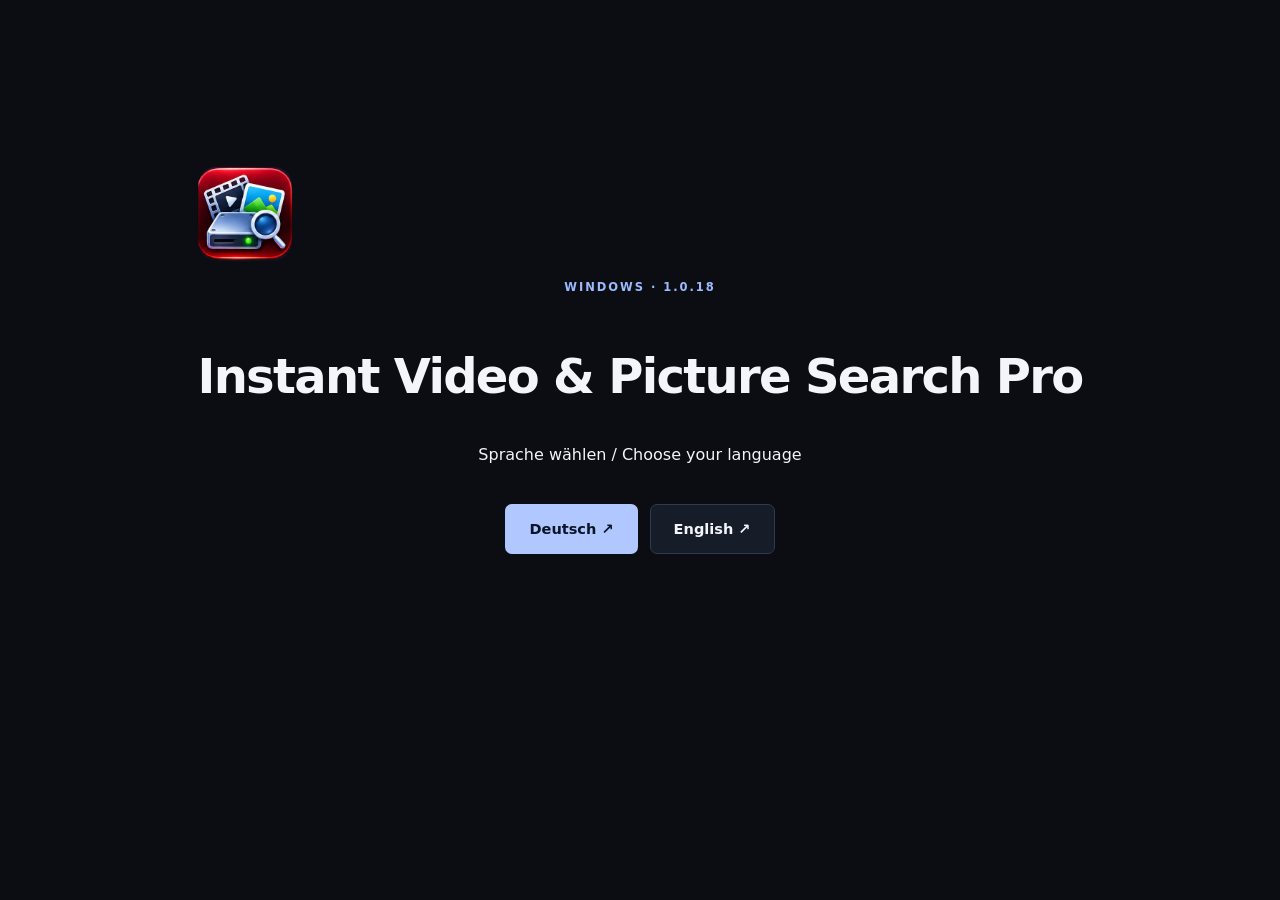
<file: docs/index.html>
<!doctype html><html lang="de"><head><meta charset="utf-8"><meta name="viewport" content="width=device-width,initial-scale=1"><meta name="description" content="Instant Video & Picture Search Pro 1.0.18 · Sprache wählen / Choose your language"><title>Instant Video & Picture Search Pro · DE / EN</title><link rel="stylesheet" href="assets/css/site.css"><link rel="icon" href="favicon.ico"><link rel="canonical" href="https://stigliz81.github.io/Instant-Video-Picture-Search-Pro/"><link rel="alternate" hreflang="de" href="https://stigliz81.github.io/Instant-Video-Picture-Search-Pro/de/"><link rel="alternate" hreflang="en" href="https://stigliz81.github.io/Instant-Video-Picture-Search-Pro/en/"><link rel="alternate" hreflang="x-default" href="https://stigliz81.github.io/Instant-Video-Picture-Search-Pro/"></head><body><main class="home-choice"><img src="assets/images/product-icon.png" width="96" height="96" alt="Instant Video &amp; Picture Search Pro"><p class="eyebrow">WINDOWS · 1.0.18</p><h1>Instant Video & Picture Search Pro</h1><p>Sprache wählen / Choose your language</p><div class="actions"><a class="button" href="de/index.html" lang="de">Deutsch ↗</a><a class="button secondary" href="en/index.html" lang="en">English ↗</a></div></main></body></html>
</file>
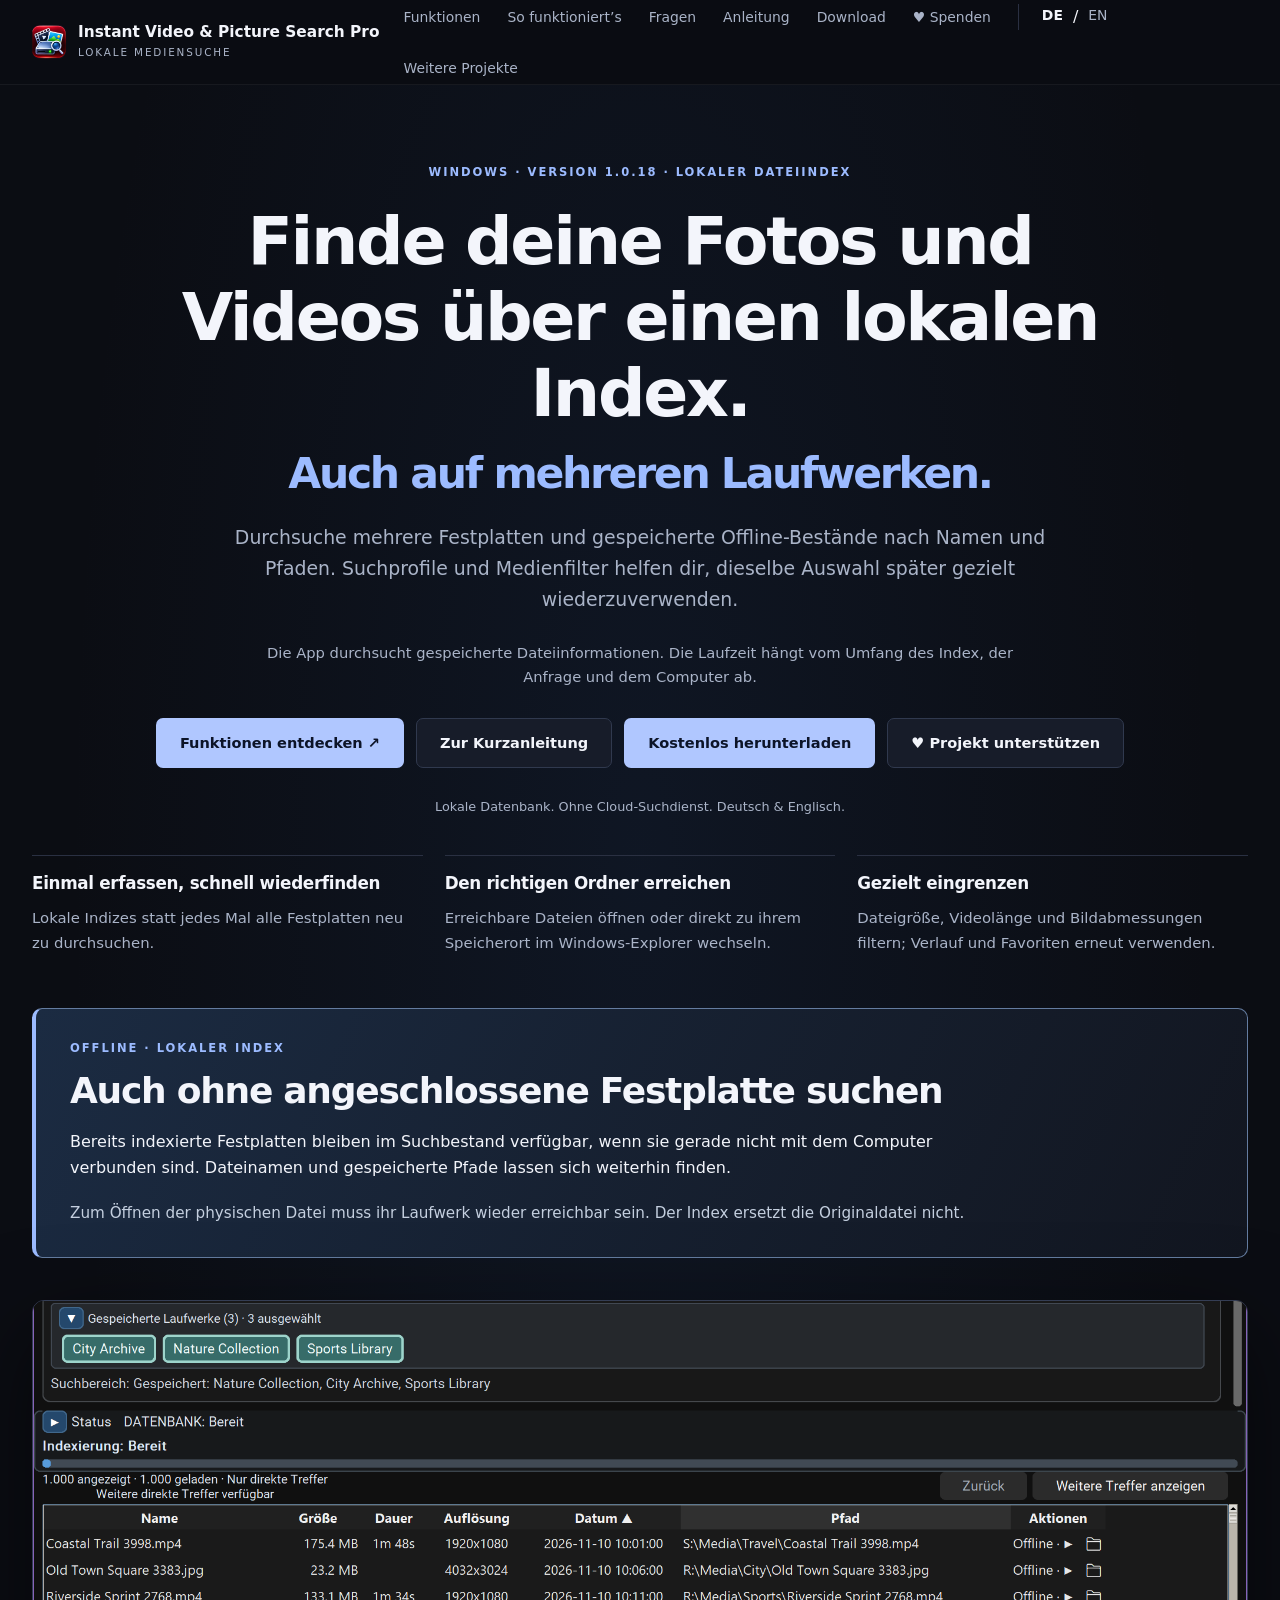
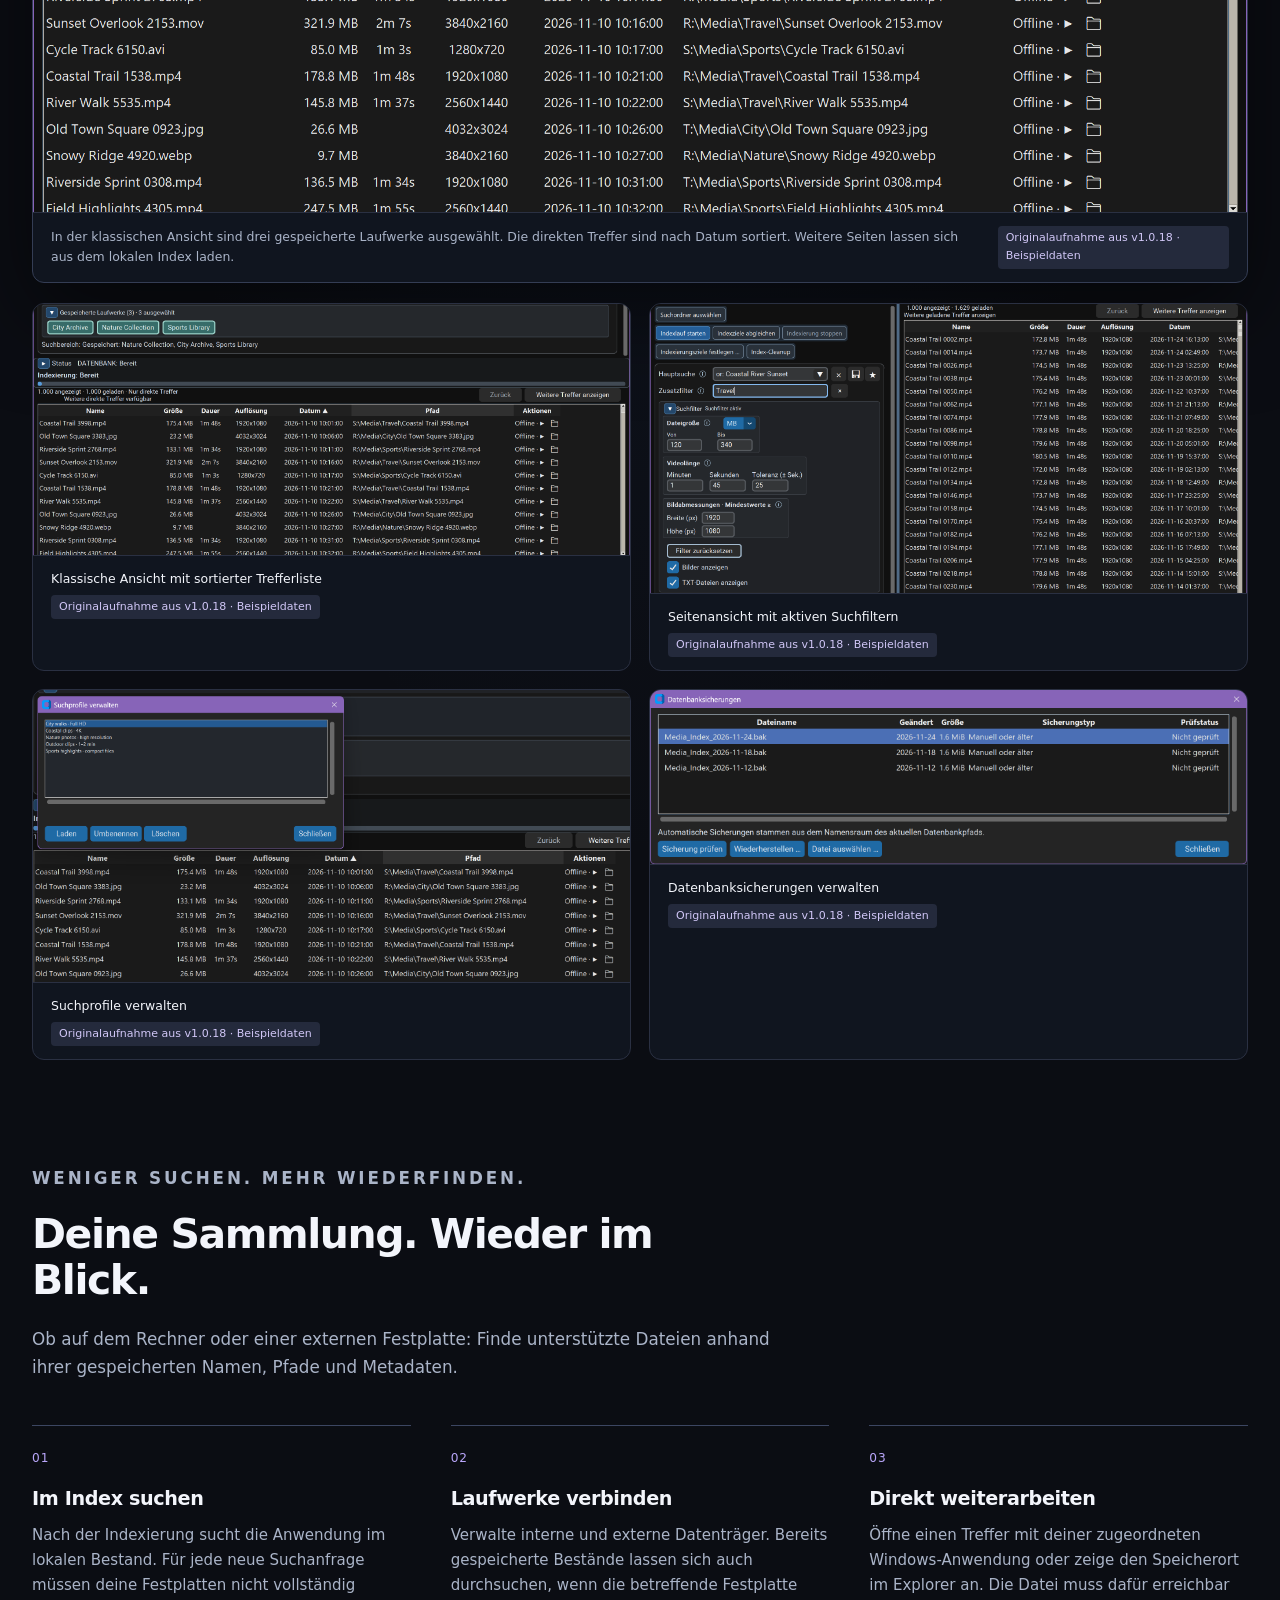
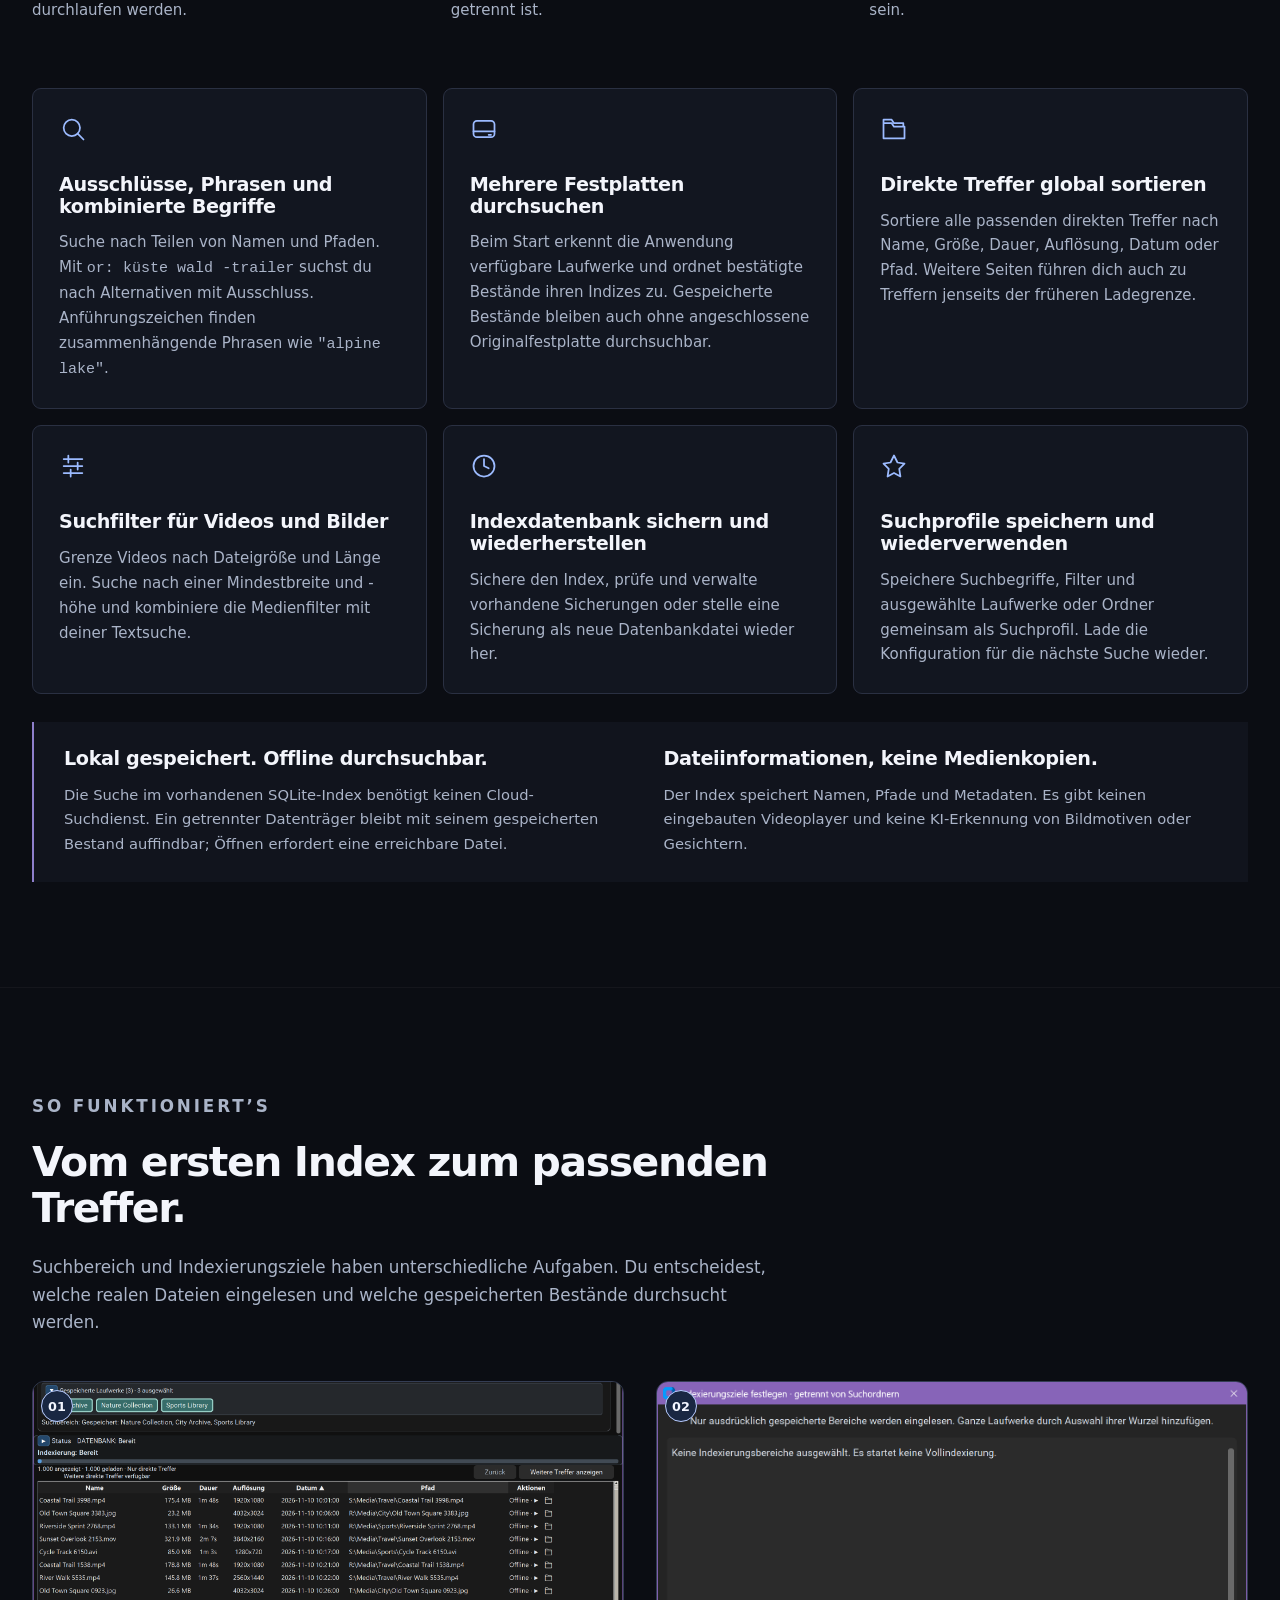
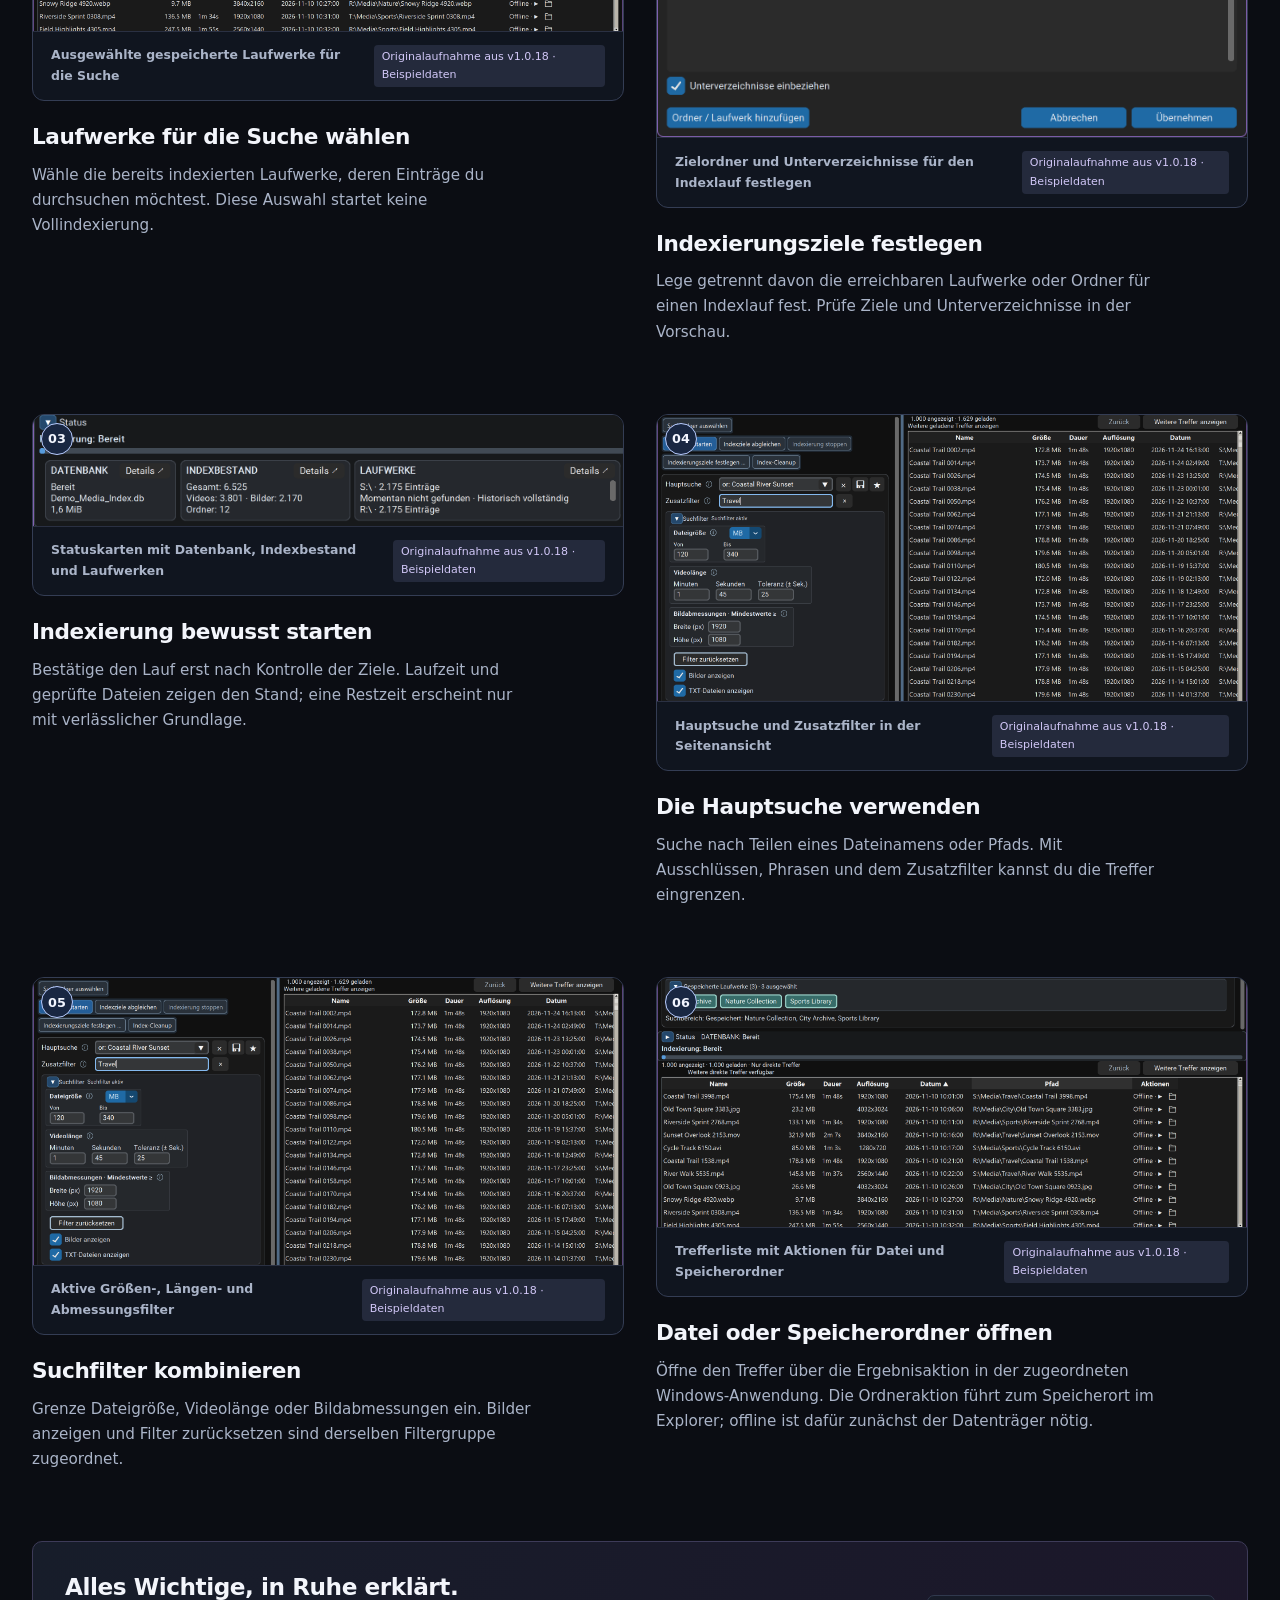
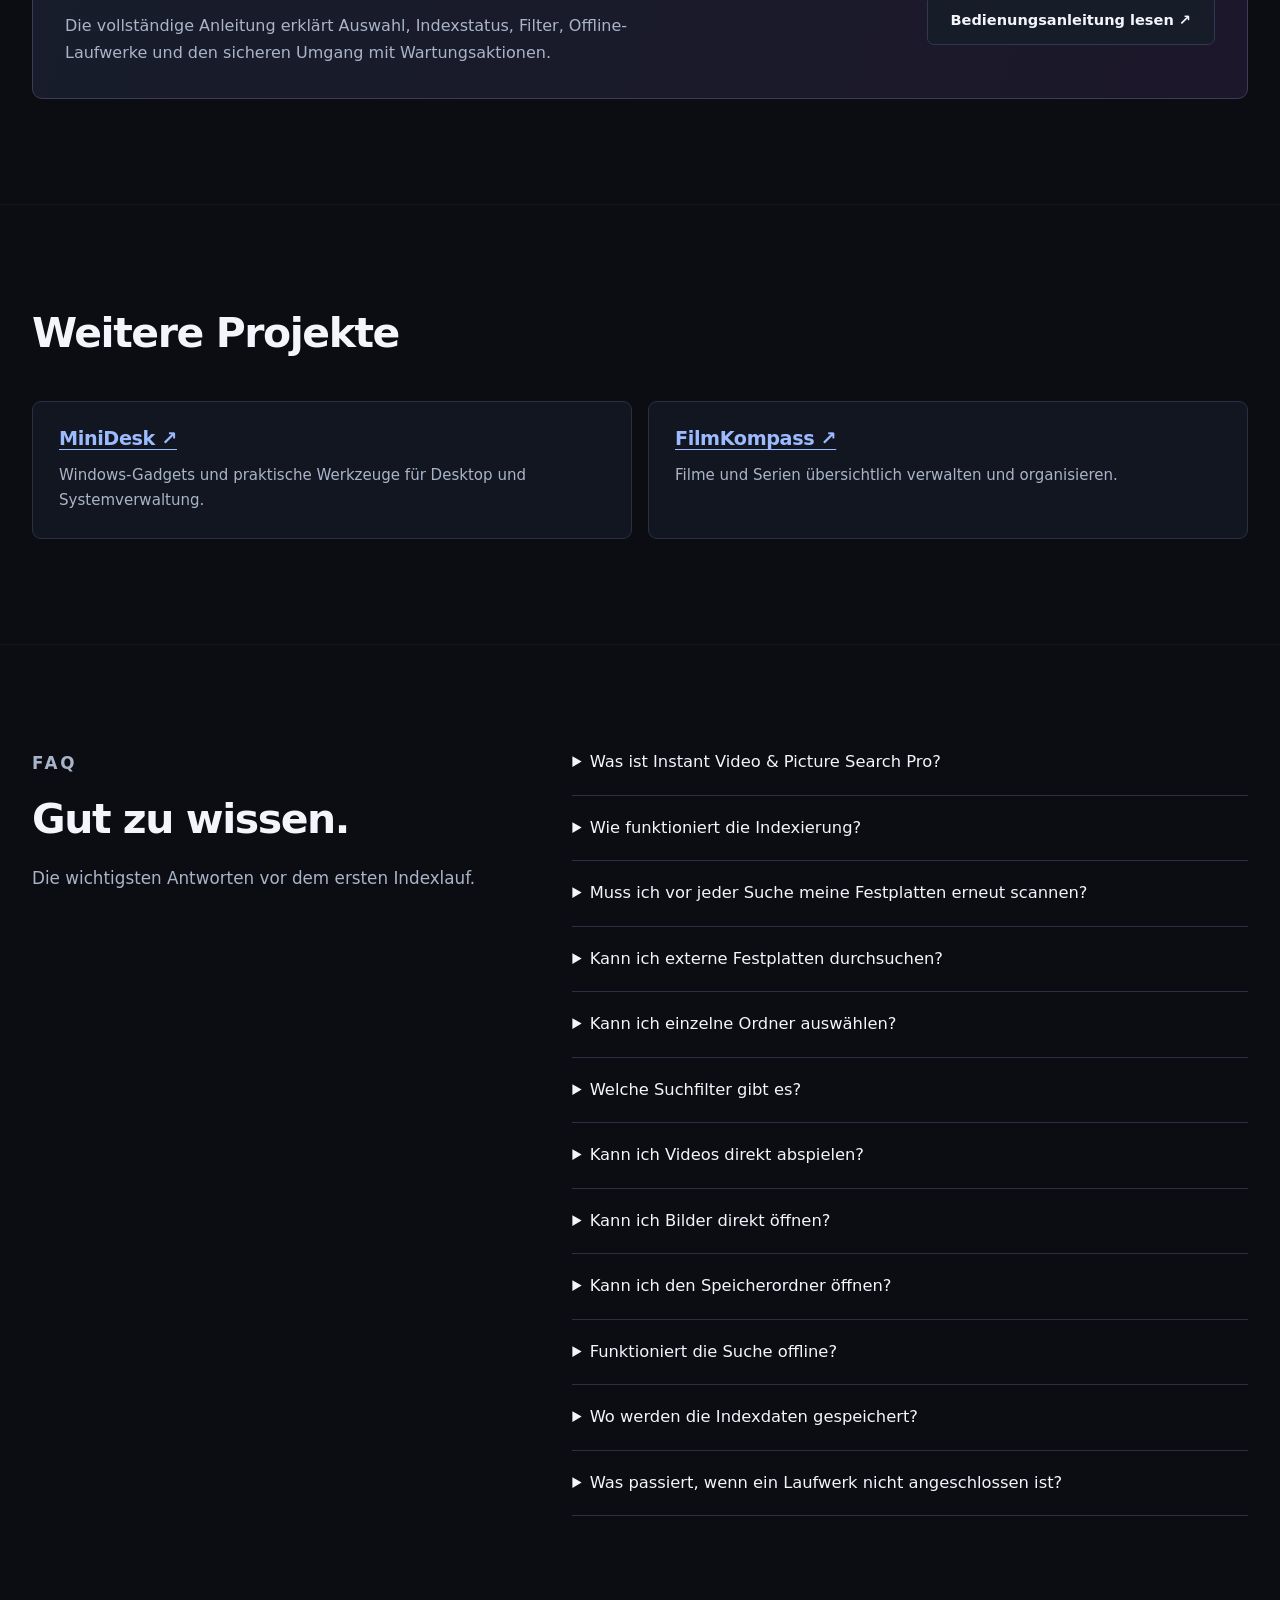
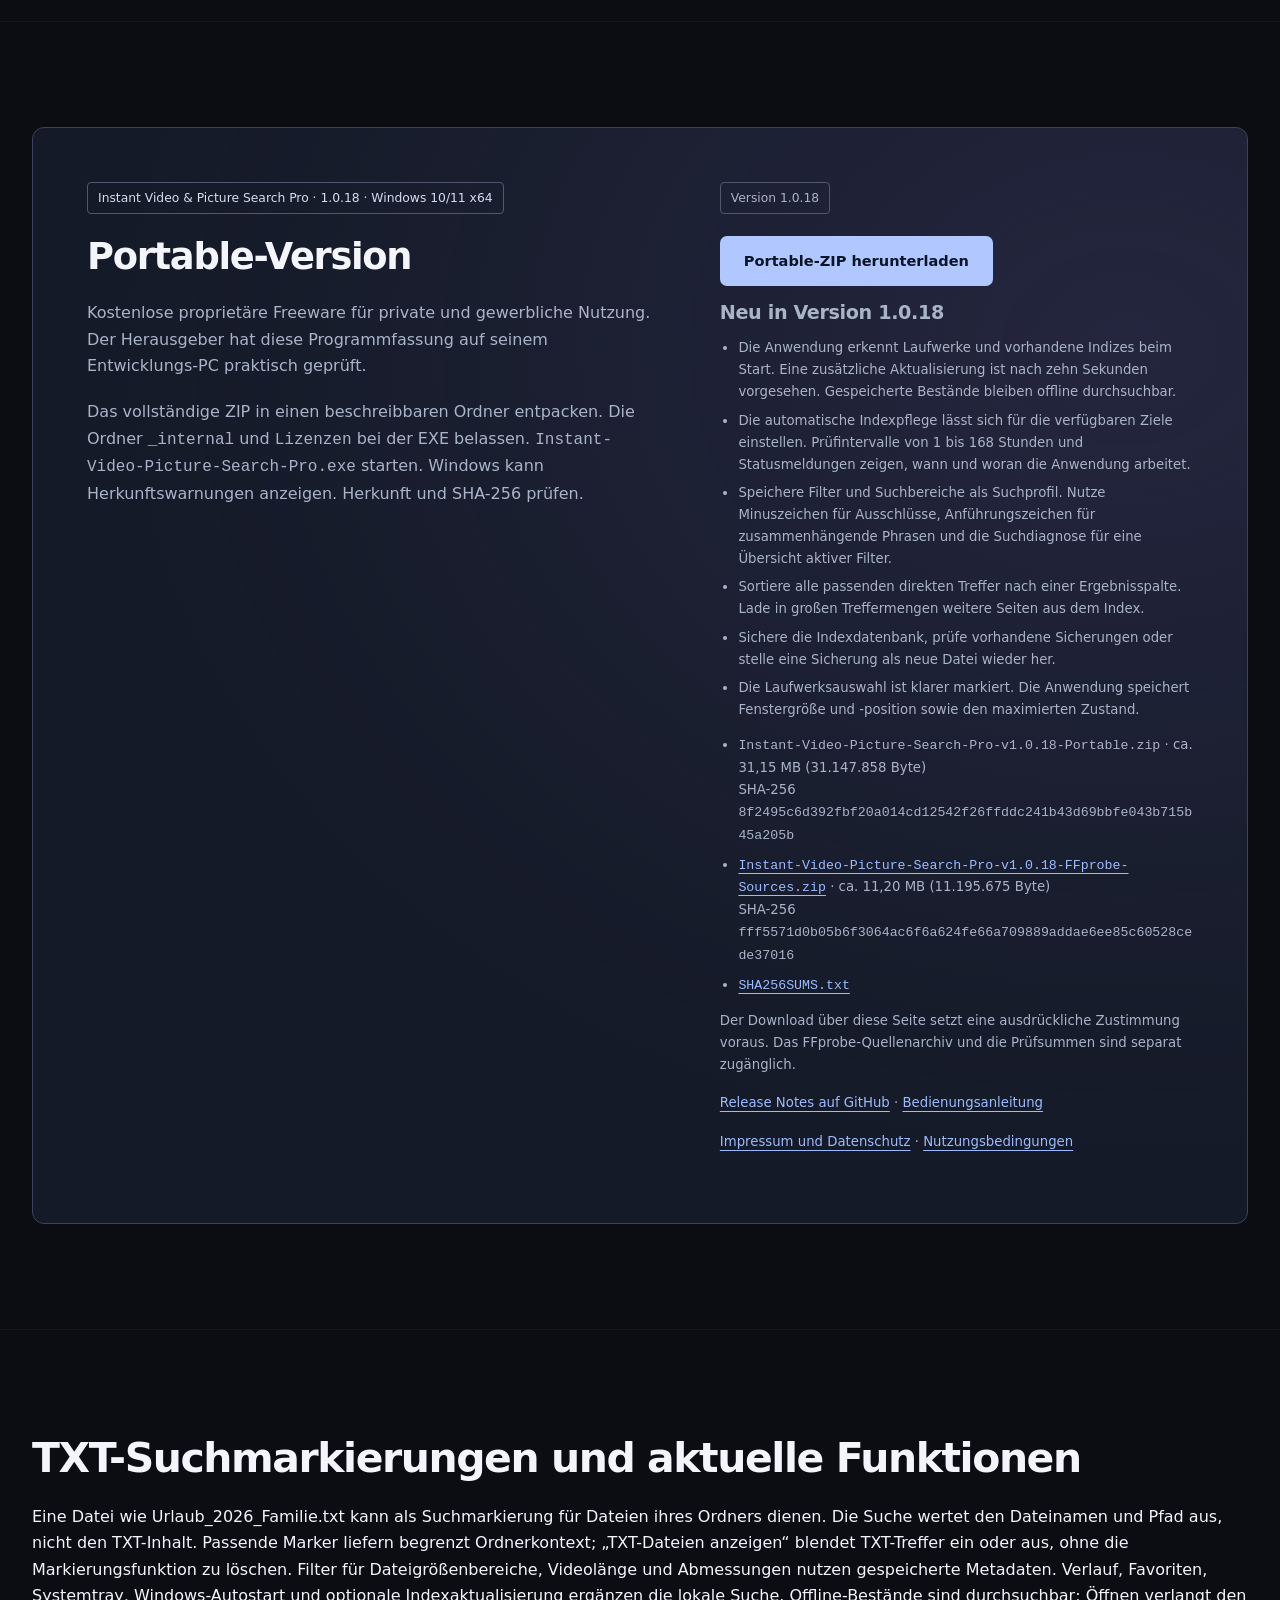
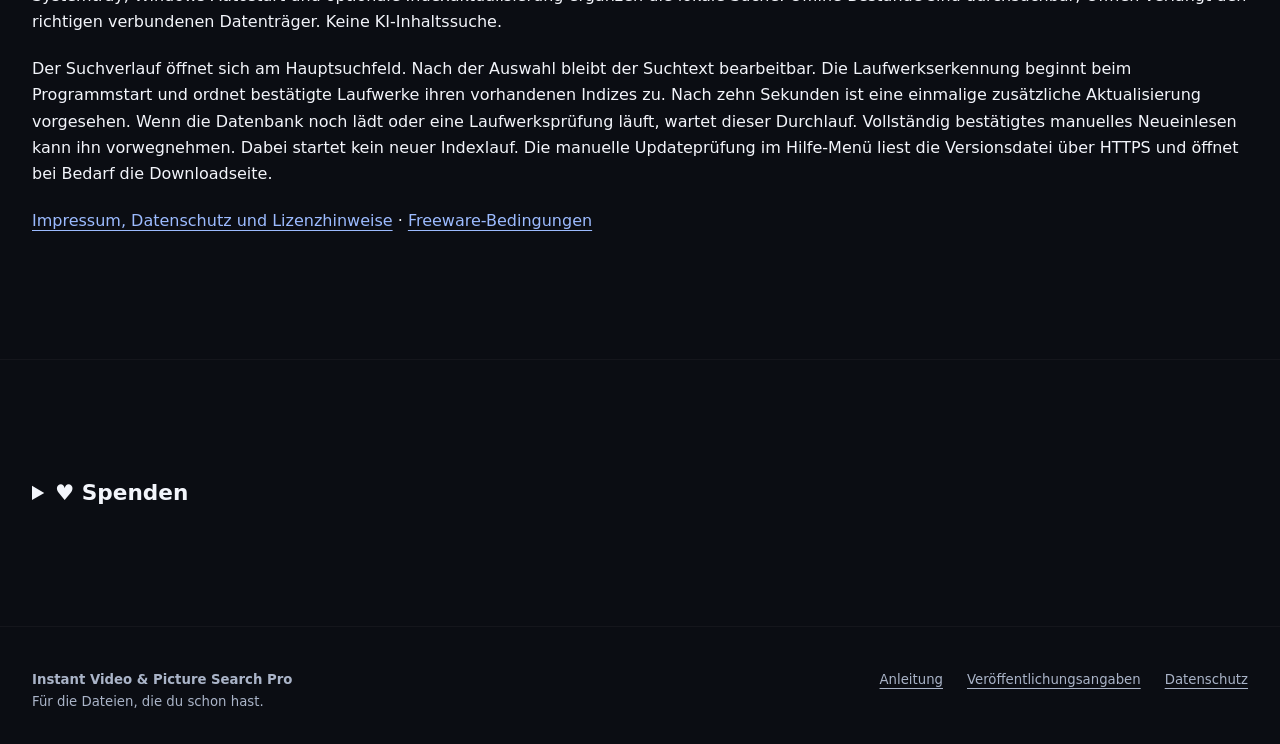
<file: docs/de/index.html>
<!doctype html>
<html lang="de"><head><meta charset="utf-8"><meta name="viewport" content="width=device-width,initial-scale=1">
<title>Videos und Bilder auf Festplatten finden | Instant Video &amp; Picture Search Pro</title><meta name="description" content="Lokale Dateisuche für Windows. Durchsuche mehrere Festplatten und Offline-Indizes nach Videos, Bildern und TXT-Dateien. Mit Suchprofilen, Größen- und Längenfiltern, Sortierung und Datenbanksicherung.">
<meta name="color-scheme" content="dark"><meta name="theme-color" content="#0b0d13">
<meta property="og:type" content="website"><meta property="og:site_name" content="Instant Video & Picture Search Pro"><meta property="og:locale" content="de_DE"><meta property="og:locale:alternate" content="en_GB"><meta property="og:title" content="Videos und Bilder auf Festplatten finden | Instant Video &amp; Picture Search Pro"><meta property="og:description" content="Lokale Dateisuche für Windows. Durchsuche mehrere Festplatten und Offline-Indizes nach Videos, Bildern und TXT-Dateien. Mit Suchprofilen, Größen- und Längenfiltern, Sortierung und Datenbanksicherung."><meta property="og:image" content="https://stigliz81.github.io/Instant-Video-Picture-Search-Pro/assets/images/v1018-main-de.png"><meta property="og:image:alt" content="Drei gespeicherte Laufwerke, direkte Treffer nach Datum sortiert und weitere Ergebnisseiten"><meta property="og:image:width" content="2060"><meta property="og:image:height" content="868"><meta name="twitter:card" content="summary_large_image"><meta name="twitter:image" content="https://stigliz81.github.io/Instant-Video-Picture-Search-Pro/assets/images/v1018-main-de.png"><meta name="twitter:image:alt" content="Drei gespeicherte Laufwerke, direkte Treffer nach Datum sortiert und weitere Ergebnisseiten">
<link rel="icon" type="image/png" href="../assets/images/product-icon.png"><link rel="stylesheet" href="../assets/css/site.css?v=web-release-18"><script src="../assets/js/site.js" defer></script><link rel="icon" href="../favicon.ico"><link rel="canonical" href="https://stigliz81.github.io/Instant-Video-Picture-Search-Pro/de/"><link rel="alternate" hreflang="de" href="https://stigliz81.github.io/Instant-Video-Picture-Search-Pro/de/"><link rel="alternate" hreflang="en" href="https://stigliz81.github.io/Instant-Video-Picture-Search-Pro/en/"><link rel="alternate" hreflang="x-default" href="https://stigliz81.github.io/Instant-Video-Picture-Search-Pro/"></head><body>
<a class="skip" href="#main">Zum Inhalt</a>
<header class="site-header"><div class="wrap header-inner"><a class="brand" href="../de/index.html" aria-label="Instant Video & Picture Search Pro · Startseite"><img src="../assets/images/product-icon.png" alt="" width="34" height="34"><span>Instant Video & Picture Search Pro<br><small>LOKALE MEDIENSUCHE</small></span></a><nav class="nav" aria-label="Hauptnavigation"><a href="../de/index.html#features">Funktionen</a><a class="nav-how" href="../de/index.html#how">So funktioniert’s</a><a href="../de/index.html#faq">Fragen</a><a href="../docs/de/guide.html">Anleitung</a><a href="#download" data-download-nav>Download</a><a class="nav-support" href="#support">♥ Spenden</a><span class="languages" aria-label="Sprache"><a href="index.html" lang="de" hreflang="de" aria-current="page">DE</a><span aria-hidden="true">/</span><a href="../en/index.html" lang="en" hreflang="en" >EN</a></span><a href="#projects">Weitere Projekte</a></nav></div></header>
<main id="main">
<section class="hero"><div class="wrap"><div class="eyebrow">WINDOWS · VERSION 1.0.18 · LOKALER DATEIINDEX</div><h1>Finde deine Fotos und Videos über einen lokalen Index.<br><span>Auch auf mehreren Laufwerken.</span></h1><p class="intro">Durchsuche mehrere Festplatten und gespeicherte Offline-Bestände nach Namen und Pfaden. Suchprofile und Medienfilter helfen dir, dieselbe Auswahl später gezielt wiederzuverwenden.</p><p class="practice-note">Die App durchsucht gespeicherte Dateiinformationen. Die Laufzeit hängt vom Umfang des Index, der Anfrage und dem Computer ab.</p><div class="actions"><a class="button" href="#features">Funktionen entdecken <span aria-hidden="true">&nbsp;↗</span></a><a class="button secondary" href="#how">Zur Kurzanleitung</a><button type="button" class="button" data-open-download disabled>Kostenlos herunterladen</button><a class="button secondary" href="#support">♥ Projekt unterstützen</a></div><p class="small-note">Lokale Datenbank. Ohne Cloud-Suchdienst. Deutsch & Englisch.</p>
<div class="quick-benefits"><article><h3>Einmal erfassen, schnell wiederfinden</h3><p>Lokale Indizes statt jedes Mal alle Festplatten neu zu durchsuchen.</p></article><article><h3>Den richtigen Ordner erreichen</h3><p>Erreichbare Dateien öffnen oder direkt zu ihrem Speicherort im Windows-Explorer wechseln.</p></article><article><h3>Gezielt eingrenzen</h3><p>Dateigröße, Videolänge und Bildabmessungen filtern; Verlauf und Favoriten erneut verwenden.</p></article></div><aside class="offline-highlight" id="offline-search"><div class="eyebrow">Offline · Lokaler Index</div><h2>Auch ohne angeschlossene Festplatte suchen</h2><p>Bereits indexierte Festplatten bleiben im Suchbestand verfügbar, wenn sie gerade nicht mit dem Computer verbunden sind. Dateinamen und gespeicherte Pfade lassen sich weiterhin finden.</p><p class="offline-limit">Zum Öffnen der physischen Datei muss ihr Laufwerk wieder erreichbar sein. Der Index ersetzt die Originaldatei nicht.</p></aside><figure class="screenshot hero-shot"><a href="../assets/images/v1018-main-de.png" data-lightbox data-caption="Klassische Ansicht mit sortierter Trefferliste" aria-label="Bild vergrößern – Klassische Ansicht mit sortierter Trefferliste"><img src="../assets/images/v1018-main-de.png" width="2060" height="868" alt="Drei gespeicherte Laufwerke, direkte Treffer nach Datum sortiert und weitere Ergebnisseiten" fetchpriority="high" decoding="async"></a><figcaption>In der klassischen Ansicht sind drei gespeicherte Laufwerke ausgewählt. Die direkten Treffer sind nach Datum sortiert. Weitere Seiten lassen sich aus dem lokalen Index laden.<span class="badge">Originalaufnahme aus v1.0.18 · Beispieldaten</span></figcaption></figure>
<div class="gallery">
<figure class="screenshot"><a href="../assets/images/v1018-main-de.png" data-lightbox data-caption="Klassische Ansicht mit sortierter Trefferliste" aria-label="Bild vergrößern – Klassische Ansicht mit sortierter Trefferliste"><img src="../assets/images/v1018-main-de.png" width="2060" height="868" alt="Drei gespeicherte Laufwerke, direkte Treffer nach Datum sortiert und weitere Ergebnisseiten" loading="lazy" decoding="async"></a><figcaption><strong>Klassische Ansicht mit sortierter Trefferliste</strong><span class="badge">Originalaufnahme aus v1.0.18 · Beispieldaten</span></figcaption></figure>
<figure class="screenshot"><a href="../assets/images/v1018-filters-de.png" data-lightbox data-caption="Seitenansicht mit aktiven Suchfiltern" aria-label="Bild vergrößern – Seitenansicht mit aktiven Suchfiltern"><img src="../assets/images/v1018-filters-de.png" width="2060" height="1000" alt="Hauptsuche und Zusatzfilter neben den Filtern für Dateigröße, Videolänge und Bildabmessungen" loading="lazy" decoding="async"></a><figcaption><strong>Seitenansicht mit aktiven Suchfiltern</strong><span class="badge">Originalaufnahme aus v1.0.18 · Beispieldaten</span></figcaption></figure>
<figure class="screenshot"><a href="../assets/images/v1018-profiles-de.png" data-lightbox data-caption="Suchprofile verwalten" aria-label="Bild vergrößern – Suchprofile verwalten"><img src="../assets/images/v1018-profiles-de.png" width="1850" height="905" alt="Dialog für gespeicherte Suchprofile über der Trefferliste mit Laden, Umbenennen und Löschen" loading="lazy" decoding="async"></a><figcaption><strong>Suchprofile verwalten</strong><span class="badge">Originalaufnahme aus v1.0.18 · Beispieldaten</span></figcaption></figure>
<figure class="screenshot"><a href="../assets/images/v1018-backup-de.png" data-lightbox data-caption="Datenbanksicherungen verwalten" aria-label="Bild vergrößern – Datenbanksicherungen verwalten"><img src="../assets/images/v1018-backup-de.png" width="1740" height="508" alt="Drei Beispielsicherungen mit Prüfstatus und Bedienelementen zum Prüfen und Wiederherstellen" loading="lazy" decoding="async"></a><figcaption><strong>Datenbanksicherungen verwalten</strong><span class="badge">Originalaufnahme aus v1.0.18 · Beispieldaten</span></figcaption></figure>
</div></div></section>
<section class="section" id="features"><div class="wrap"><div class="section-heading"><p class="eyebrow">WENIGER SUCHEN. MEHR WIEDERFINDEN.</p><h2>Deine Sammlung. Wieder im Blick.</h2><p>Ob auf dem Rechner oder einer externen Festplatte: Finde unterstützte Dateien anhand ihrer gespeicherten Namen, Pfade und Metadaten.</p></div><div class="principles">
<article class="principle"><span class="num">01</span><h3>Im Index suchen</h3><p>Nach der Indexierung sucht die Anwendung im lokalen Bestand. Für jede neue Suchanfrage müssen deine Festplatten nicht vollständig durchlaufen werden.</p></article>
<article class="principle"><span class="num">02</span><h3>Laufwerke verbinden</h3><p>Verwalte interne und externe Datenträger. Bereits gespeicherte Bestände lassen sich auch durchsuchen, wenn die betreffende Festplatte getrennt ist.</p></article>
<article class="principle"><span class="num">03</span><h3>Direkt weiterarbeiten</h3><p>Öffne einen Treffer mit deiner zugeordneten Windows-Anwendung oder zeige den Speicherort im Explorer an. Die Datei muss dafür erreichbar sein.</p></article>
</div><div class="feature-grid">
<article class="feature"><div class="icon"><svg viewBox="0 0 24 24" fill="none" stroke="currentColor" stroke-width="1.5" stroke-linecap="round" stroke-linejoin="round" aria-hidden="true"><circle cx="11" cy="11" r="7"/><path d="m16 16 5 5"/></svg></div><h3>Ausschlüsse, Phrasen und kombinierte Begriffe</h3><p>Suche nach Teilen von Namen und Pfaden. Mit <code>or: küste wald -trailer</code> suchst du nach Alternativen mit Ausschluss. Anführungszeichen finden zusammenhängende Phrasen wie <code>&quot;alpine lake&quot;</code>.</p></article>
<article class="feature"><div class="icon"><svg viewBox="0 0 24 24" fill="none" stroke="currentColor" stroke-width="1.5" stroke-linecap="round" stroke-linejoin="round" aria-hidden="true"><rect x="3" y="5" width="18" height="14" rx="3"/><path d="M3 14h18M16 17h2"/></svg></div><h3>Mehrere Festplatten durchsuchen</h3><p>Beim Start erkennt die Anwendung verfügbare Laufwerke und ordnet bestätigte Bestände ihren Indizes zu. Gespeicherte Bestände bleiben auch ohne angeschlossene Originalfestplatte durchsuchbar.</p></article>
<article class="feature"><div class="icon"><svg viewBox="0 0 24 24" fill="none" stroke="currentColor" stroke-width="1.5" stroke-linecap="round" stroke-linejoin="round" aria-hidden="true"><path d="M3 7h7l2 3h9v10H3zM3 7V4h7l2 3h8v3"/></svg></div><h3>Direkte Treffer global sortieren</h3><p>Sortiere alle passenden direkten Treffer nach Name, Größe, Dauer, Auflösung, Datum oder Pfad. Weitere Seiten führen dich auch zu Treffern jenseits der früheren Ladegrenze.</p></article>
<article class="feature"><div class="icon"><svg viewBox="0 0 24 24" fill="none" stroke="currentColor" stroke-width="1.5" stroke-linecap="round" stroke-linejoin="round" aria-hidden="true"><path d="M4 6h16M4 12h16M4 18h16M8 3v6m8 0v6m-6 0v6"/></svg></div><h3>Suchfilter für Videos und Bilder</h3><p>Grenze Videos nach Dateigröße und Länge ein. Suche nach einer Mindestbreite und -höhe und kombiniere die Medienfilter mit deiner Textsuche.</p></article>
<article class="feature"><div class="icon"><svg viewBox="0 0 24 24" fill="none" stroke="currentColor" stroke-width="1.5" stroke-linecap="round" stroke-linejoin="round" aria-hidden="true"><circle cx="12" cy="12" r="9"/><path d="M12 6v6l4 2"/></svg></div><h3>Indexdatenbank sichern und wiederherstellen</h3><p>Sichere den Index, prüfe und verwalte vorhandene Sicherungen oder stelle eine Sicherung als neue Datenbankdatei wieder her.</p></article>
<article class="feature"><div class="icon"><svg viewBox="0 0 24 24" fill="none" stroke="currentColor" stroke-width="1.5" stroke-linecap="round" stroke-linejoin="round" aria-hidden="true"><path d="m12 3 3 6 6 1-4.5 4.5 1 6.5-5.5-3-5.5 3 1-6.5L3 10l6-1z"/></svg></div><h3>Suchprofile speichern und wiederverwenden</h3><p>Speichere Suchbegriffe, Filter und ausgewählte Laufwerke oder Ordner gemeinsam als Suchprofil. Lade die Konfiguration für die nächste Suche wieder.</p></article>
</div><div class="detail-strip">
<div><h3>Lokal gespeichert. Offline durchsuchbar.</h3><p>Die Suche im vorhandenen SQLite-Index benötigt keinen Cloud-Suchdienst. Ein getrennter Datenträger bleibt mit seinem gespeicherten Bestand auffindbar; Öffnen erfordert eine erreichbare Datei.</p></div>
<div><h3>Dateiinformationen, keine Medienkopien.</h3><p>Der Index speichert Namen, Pfade und Metadaten. Es gibt keinen eingebauten Videoplayer und keine KI-Erkennung von Bildmotiven oder Gesichtern.</p></div>
</div></div></section>
<section class="section" id="how"><div class="wrap"><div class="section-heading"><p class="eyebrow">SO FUNKTIONIERT’S</p><h2>Vom ersten Index zum passenden Treffer.</h2><p>Suchbereich und Indexierungsziele haben unterschiedliche Aufgaben. Du entscheidest, welche realen Dateien eingelesen und welche gespeicherten Bestände durchsucht werden.</p></div><div class="steps">
<article class="step"><div class="step-image"><figure class="screenshot"><a href="../assets/images/v1018-main-de.png" data-lightbox data-caption="Ausgewählte gespeicherte Laufwerke für die Suche" aria-label="Bild vergrößern – Ausgewählte gespeicherte Laufwerke für die Suche"><img src="../assets/images/v1018-main-de.png" width="2060" height="868" alt="Drei gespeicherte Laufwerke, direkte Treffer nach Datum sortiert und weitere Ergebnisseiten" loading="lazy" decoding="async"></a><span class="step-number" aria-hidden="true">01</span><figcaption><strong>Ausgewählte gespeicherte Laufwerke für die Suche</strong><span class="badge">Originalaufnahme aus v1.0.18 · Beispieldaten</span></figcaption></figure></div><h3>Laufwerke für die Suche wählen</h3><p>Wähle die bereits indexierten Laufwerke, deren Einträge du durchsuchen möchtest. Diese Auswahl startet keine Vollindexierung.</p></article>
<article class="step"><div class="step-image"><figure class="screenshot"><a href="../assets/images/v1018-targets-de.png" data-lightbox data-caption="Zielordner und Unterverzeichnisse für den Indexlauf festlegen" aria-label="Bild vergrößern – Zielordner und Unterverzeichnisse für den Indexlauf festlegen"><img src="../assets/images/v1018-targets-de.png" width="1369" height="824" alt="Dialog zum Hinzufügen von Ordnern und Laufwerken sowie zur Auswahl von Unterverzeichnissen" loading="lazy" decoding="async"></a><span class="step-number" aria-hidden="true">02</span><figcaption><strong>Zielordner und Unterverzeichnisse für den Indexlauf festlegen</strong><span class="badge">Originalaufnahme aus v1.0.18 · Beispieldaten</span></figcaption></figure></div><h3>Indexierungsziele festlegen</h3><p>Lege getrennt davon die erreichbaren Laufwerke oder Ordner für einen Indexlauf fest. Prüfe Ziele und Unterverzeichnisse in der Vorschau.</p></article>
<article class="step"><div class="step-image"><figure class="screenshot"><a href="../assets/images/v1018-status-de.png" data-lightbox data-caption="Statuskarten mit Datenbank, Indexbestand und Laufwerken" aria-label="Bild vergrößern – Statuskarten mit Datenbank, Indexbestand und Laufwerken"><img src="../assets/images/v1018-status-de.png" width="1460" height="275" alt="Statuskarten für die Beispieldatenbank, gespeicherte Dateien und Laufwerke" loading="lazy" decoding="async"></a><span class="step-number" aria-hidden="true">03</span><figcaption><strong>Statuskarten mit Datenbank, Indexbestand und Laufwerken</strong><span class="badge">Originalaufnahme aus v1.0.18 · Beispieldaten</span></figcaption></figure></div><h3>Indexierung bewusst starten</h3><p>Bestätige den Lauf erst nach Kontrolle der Ziele. Laufzeit und geprüfte Dateien zeigen den Stand; eine Restzeit erscheint nur mit verlässlicher Grundlage.</p></article>
<article class="step"><div class="step-image"><figure class="screenshot"><a href="../assets/images/v1018-filters-de.png" data-lightbox data-caption="Hauptsuche und Zusatzfilter in der Seitenansicht" aria-label="Bild vergrößern – Hauptsuche und Zusatzfilter in der Seitenansicht"><img src="../assets/images/v1018-filters-de.png" width="2060" height="1000" alt="Hauptsuche und Zusatzfilter neben den Filtern für Dateigröße, Videolänge und Bildabmessungen" loading="lazy" decoding="async"></a><span class="step-number" aria-hidden="true">04</span><figcaption><strong>Hauptsuche und Zusatzfilter in der Seitenansicht</strong><span class="badge">Originalaufnahme aus v1.0.18 · Beispieldaten</span></figcaption></figure></div><h3>Die Hauptsuche verwenden</h3><p>Suche nach Teilen eines Dateinamens oder Pfads. Mit Ausschlüssen, Phrasen und dem Zusatzfilter kannst du die Treffer eingrenzen.</p></article>
<article class="step"><div class="step-image"><figure class="screenshot"><a href="../assets/images/v1018-filters-de.png" data-lightbox data-caption="Aktive Größen-, Längen- und Abmessungsfilter" aria-label="Bild vergrößern – Aktive Größen-, Längen- und Abmessungsfilter"><img src="../assets/images/v1018-filters-de.png" width="2060" height="1000" alt="Hauptsuche und Zusatzfilter neben den Filtern für Dateigröße, Videolänge und Bildabmessungen" loading="lazy" decoding="async"></a><span class="step-number" aria-hidden="true">05</span><figcaption><strong>Aktive Größen-, Längen- und Abmessungsfilter</strong><span class="badge">Originalaufnahme aus v1.0.18 · Beispieldaten</span></figcaption></figure></div><h3>Suchfilter kombinieren</h3><p>Grenze Dateigröße, Videolänge oder Bildabmessungen ein. Bilder anzeigen und Filter zurücksetzen sind derselben Filtergruppe zugeordnet.</p></article>
<article class="step"><div class="step-image"><figure class="screenshot"><a href="../assets/images/v1018-main-de.png" data-lightbox data-caption="Trefferliste mit Aktionen für Datei und Speicherordner" aria-label="Bild vergrößern – Trefferliste mit Aktionen für Datei und Speicherordner"><img src="../assets/images/v1018-main-de.png" width="2060" height="868" alt="Drei gespeicherte Laufwerke, direkte Treffer nach Datum sortiert und weitere Ergebnisseiten" loading="lazy" decoding="async"></a><span class="step-number" aria-hidden="true">06</span><figcaption><strong>Trefferliste mit Aktionen für Datei und Speicherordner</strong><span class="badge">Originalaufnahme aus v1.0.18 · Beispieldaten</span></figcaption></figure></div><h3>Datei oder Speicherordner öffnen</h3><p>Öffne den Treffer über die Ergebnisaktion in der zugeordneten Windows-Anwendung. Die Ordneraktion führt zum Speicherort im Explorer; offline ist dafür zunächst der Datenträger nötig.</p></article>
</div><aside class="guide-banner"><div><h3>Alles Wichtige, in Ruhe erklärt.</h3><p>Die vollständige Anleitung erklärt Auswahl, Indexstatus, Filter, Offline-Laufwerke und den sicheren Umgang mit Wartungsaktionen.</p></div><a class="button secondary" href="../docs/de/guide.html">Bedienungsanleitung lesen ↗</a></aside></div></section>
<section class="section" id="projects"><div class="wrap"><div class="section-heading"><h2>Weitere Projekte</h2></div><div class="feature-grid projects-grid"><article class="feature"><h3><a href="https://stigliz81.github.io/MiniDesk/">MiniDesk ↗</a></h3><p>Windows-Gadgets und praktische Werkzeuge für Desktop und Systemverwaltung.</p></article><article class="feature"><h3><a href="https://stigliz81.github.io/FilmKompass/">FilmKompass ↗</a></h3><p>Filme und Serien übersichtlich verwalten und organisieren.</p></article></div></div></section><section class="section" id="faq"><div class="wrap faq-layout"><div class="section-heading"><p class="eyebrow">FAQ</p><h2>Gut zu wissen.</h2><p>Die wichtigsten Antworten vor dem ersten Indexlauf.</p></div><div class="faq-list">
<details><summary>Was ist Instant Video & Picture Search Pro?</summary><p>Eine lokale Windows-Anwendung zum Durchsuchen gespeicherter Dateiinformationen von unterstützten Videos, Bildern und TXT-Dateien. Gesucht wird nach Namen, Pfaden und vorhandenen Metadaten, nicht nach Bildinhalten.</p></details>
<details><summary>Wie funktioniert die Indexierung?</summary><p>Ein ausdrücklich bestätigter Lauf liest die gewählten realen Laufwerke oder Ordner ein und speichert Dateiinformationen in einer lokalen SQLite-Datenbank. Große Bestände können Zeit benötigen; Zugriffs- oder Analysefehler können einen Lauf unvollständig machen.</p></details>
<details><summary>Muss ich vor jeder Suche meine Festplatten erneut scannen?</summary><p>Nein. Die normale Suche verwendet bereits gespeicherte Indexeinträge. Wenn Dateien hinzugekommen sind oder sich geändert haben, kann ein bewusst gestarteter Indexabgleich den gespeicherten Bestand aktualisieren.</p></details>
<details><summary>Kann ich externe Festplatten durchsuchen?</summary><p>Ja, wenn deren Dateien zuvor in der aktiven Datenbank indexiert wurden. Mehrere Bestände können Teil einer Suche sein.</p></details>
<details><summary>Kann ich einzelne Ordner auswählen?</summary><p>Ja. Die Suchordnerauswahl grenzt vorhandene Indexeinträge ein, auf Wunsch einschließlich Unterverzeichnissen. Reale Indexierungsziele werden unabhängig davon festgelegt.</p></details>
<details><summary>Welche Suchfilter gibt es?</summary><p>Zusätzlicher Text, Dateigrößenbereich, Mindestbreite und Mindesthöhe sowie Videolänge mit Sekunden-Toleranz. Bilder lassen sich ein- oder ausblenden. Die Zahlenfilter nutzen gespeicherte Metadaten.</p></details>
<details><summary>Kann ich Videos direkt abspielen?</summary><p>Die Dateiaktion öffnet ein erreichbares Video mit der zugeordneten Windows-Anwendung. Instant Video & Picture Search Pro enthält keinen eigenen Player; die Wiedergabe hängt vom Standardprogramm und dessen Formatunterstützung ab.</p></details>
<details><summary>Kann ich Bilder direkt öffnen?</summary><p>Ja. Ein erreichbares Bild wird über die normale Windows-Dateizuordnung geöffnet. Der Index ersetzt weder die Originaldatei noch einen Bildbetrachter.</p></details>
<details><summary>Kann ich den Speicherordner öffnen?</summary><p>Ja. Die Ordneraktion zeigt den Speicherort einer erreichbaren Datei im Windows-Explorer. Bei getrennter oder unklar zugeordneter Festplatte gelten zusätzliche Erreichbarkeits- und Identitätsprüfungen.</p></details>
<details><summary>Funktioniert die Suche offline?</summary><p>Die Suche im lokalen Index benötigt keinen Cloud-Suchdienst. Auch gespeicherte Bestände getrennter Laufwerke können durchsucht werden; die Originaldateien sind dadurch nicht automatisch verfügbar.</p></details>
<details><summary>Wo werden die Indexdaten gespeichert?</summary><p>In der bewusst ausgewählten lokalen SQLite-Datei. Bestehende benutzerbezogene Einstellungen liegen weiter im ExplorerSuche-Bereich unter den lokalen Windows-Anwendungsdaten. Der Index enthält Dateiinformationen, keine vollständigen Medienkopien.</p></details>
<details><summary>Was passiert, wenn ein Laufwerk nicht angeschlossen ist?</summary><p>Sein gespeicherter Indexbestand kann weiterhin als Suchbereich dienen. Dateien lassen sich erst öffnen, wenn sie wieder sicher erreichbar sind. Ein gleicher Laufwerksbuchstabe allein beweist keine Identität.</p></details>
</div></div></section><section class="section" id="download"><div class="wrap"><div class="download-box"><div><span class="release-label">Instant Video &amp; Picture Search Pro · 1.0.18 · Windows 10/11 x64</span><h2>Portable-Version</h2><p>Kostenlose proprietäre Freeware für private und gewerbliche Nutzung. Der Herausgeber hat diese Programmfassung auf seinem Entwicklungs-PC praktisch geprüft.</p><p>Das vollständige ZIP in einen beschreibbaren Ordner entpacken. Die Ordner <code>_internal</code> und <code>Lizenzen</code> bei der EXE belassen. <code>Instant-Video-Picture-Search-Pro.exe</code> starten. Windows kann Herkunftswarnungen anzeigen. Herkunft und SHA-256 prüfen.</p></div><div><p class="release-label">Version 1.0.18</p><div class="actions download-actions"><button type="button" class="button" id="portable-download" data-open-download disabled data-download-url="https://github.com/Stigliz81/Instant-Video-Picture-Search-Pro/releases/download/v1.0.18/Instant-Video-Picture-Search-Pro-v1.0.18-Portable.zip">Portable-ZIP herunterladen</button></div><noscript><p>Zum Öffnen der Downloadzustimmung ist JavaScript erforderlich.</p></noscript><div class="download-meta"><h3>Neu in Version 1.0.18</h3><ul><li>Die Anwendung erkennt Laufwerke und vorhandene Indizes beim Start. Eine zusätzliche Aktualisierung ist nach zehn Sekunden vorgesehen. Gespeicherte Bestände bleiben offline durchsuchbar.</li><li>Die automatische Indexpflege lässt sich für die verfügbaren Ziele einstellen. Prüfintervalle von 1 bis 168 Stunden und Statusmeldungen zeigen, wann und woran die Anwendung arbeitet.</li><li>Speichere Filter und Suchbereiche als Suchprofil. Nutze Minuszeichen für Ausschlüsse, Anführungszeichen für zusammenhängende Phrasen und die Suchdiagnose für eine Übersicht aktiver Filter.</li><li>Sortiere alle passenden direkten Treffer nach einer Ergebnisspalte. Lade in großen Treffermengen weitere Seiten aus dem Index.</li><li>Sichere die Indexdatenbank, prüfe vorhandene Sicherungen oder stelle eine Sicherung als neue Datei wieder her.</li><li>Die Laufwerksauswahl ist klarer markiert. Die Anwendung speichert Fenstergröße und -position sowie den maximierten Zustand.</li></ul><ul><li><code>Instant-Video-Picture-Search-Pro-v1.0.18-Portable.zip</code> · ca. 31,15 MB (31.147.858 Byte)<br>SHA-256 <code class="release-hash">8f2495c6d392fbf20a014cd12542f26ffddc241b43d69bbfe043b715b45a205b</code></li><li><a href="https://github.com/Stigliz81/Instant-Video-Picture-Search-Pro/releases/download/v1.0.18/Instant-Video-Picture-Search-Pro-v1.0.18-FFprobe-Sources.zip"><code>Instant-Video-Picture-Search-Pro-v1.0.18-FFprobe-Sources.zip</code></a> · ca. 11,20 MB (11.195.675 Byte)<br>SHA-256 <code class="release-hash">fff5571d0b05b6f3064ac6f6a624fe66a709889addae6ee85c60528cede37016</code></li><li><a href="https://github.com/Stigliz81/Instant-Video-Picture-Search-Pro/releases/download/v1.0.18/SHA256SUMS.txt"><code>SHA256SUMS.txt</code></a></li></ul><p>Der Download über diese Seite setzt eine ausdrückliche Zustimmung voraus. Das FFprobe-Quellenarchiv und die Prüfsummen sind separat zugänglich.</p><p><a href="https://github.com/Stigliz81/Instant-Video-Picture-Search-Pro/releases/tag/v1.0.18">Release Notes auf GitHub</a> · <a href="../docs/de/guide.html">Bedienungsanleitung</a></p><p><a href="legal.html">Impressum und Datenschutz</a> · <a href="terms.html">Nutzungsbedingungen</a></p></div></div></div></div></section><section class="section" id="web03"><div class="wrap"><h2>TXT-Suchmarkierungen und aktuelle Funktionen</h2><p>Eine Datei wie Urlaub_2026_Familie.txt kann als Suchmarkierung für Dateien ihres Ordners dienen. Die Suche wertet den Dateinamen und Pfad aus, nicht den TXT-Inhalt. Passende Marker liefern begrenzt Ordnerkontext; „TXT-Dateien anzeigen“ blendet TXT-Treffer ein oder aus, ohne die Markierungsfunktion zu löschen. Filter für Dateigrößenbereiche, Videolänge und Abmessungen nutzen gespeicherte Metadaten. Verlauf, Favoriten, Systemtray, Windows-Autostart und optionale Indexaktualisierung ergänzen die lokale Suche. Offline-Bestände sind durchsuchbar; Öffnen verlangt den richtigen verbundenen Datenträger. Keine KI-Inhaltssuche.</p><p>Der Suchverlauf öffnet sich am Hauptsuchfeld. Nach der Auswahl bleibt der Suchtext bearbeitbar. Die Laufwerkserkennung beginnt beim Programmstart und ordnet bestätigte Laufwerke ihren vorhandenen Indizes zu. Nach zehn Sekunden ist eine einmalige zusätzliche Aktualisierung vorgesehen. Wenn die Datenbank noch lädt oder eine Laufwerksprüfung läuft, wartet dieser Durchlauf. Vollständig bestätigtes manuelles Neueinlesen kann ihn vorwegnehmen. Dabei startet kein neuer Indexlauf. Die manuelle Updateprüfung im Hilfe-Menü liest die Versionsdatei über HTTPS und öffnet bei Bedarf die Downloadseite.</p><p><a href="legal.html">Impressum, Datenschutz und Lizenzhinweise</a> · <a href="terms.html">Freeware-Bedingungen</a></p></div></section><section class="section" id="support"><div class="wrap">
<details class="support-disclosure"><summary>♥ Spenden</summary><p>Der Download ist kostenlos. Eine Spende ist freiwillig.</p>
<div class="support-paypal"><div><a class="button secondary" href="https://paypal.me/Stigliz81" target="_blank" rel="noopener noreferrer">Mit PayPal.Me spenden ↗</a><p class="support-address"><a href="https://paypal.me/Stigliz81" target="_blank" rel="noopener noreferrer">https://paypal.me/Stigliz81</a></p>
<details class="support-alternatives"><summary>Weitere Spendenmöglichkeiten</summary>
<div class="payment-list">
<details class="payment-card" name="donation-method">
 <summary>PayPal-App / PayPal-E-Mail</summary>
 <div class="payment-body"><p class="network">QR-Code mit der PayPal-App scannen oder die E-Mail-Adresse kopieren.</p>
 <img src="../assets/donations/paypal.png" width="640" height="640" loading="lazy" alt="Vorhandener QR-Code für PayPal: PayPal · Zahlungslink">
 <label for="payment-0">PayPal-E-Mail</label><input id="payment-0" type="text" readonly value="stigliz1981@gmail.com" spellcheck="false" aria-label="PayPal-E-Mail">
 <div class="payment-actions"><button class="copy-payment" type="button">PayPal-E-Mail kopieren</button><a href="https://www.paypal.com/qrcodes/p2pqrc/M7QJQJYSHXGAU" target="_blank" rel="noopener noreferrer">PayPal-App / QR-Code öffnen ↗</a></div><p role="status" class="copy-status" aria-live="polite"></p></div></details>
<details class="payment-card" name="donation-method">
 <summary>Bitcoin – Mainnet</summary>
 <div class="payment-body"><p class="network">Bitcoin Mainnet (Native SegWit)</p>
 <img src="../assets/donations/btc.png" width="640" height="640" loading="lazy" alt="Vorhandener QR-Code für Bitcoin – Mainnet: Bitcoin Mainnet (Native SegWit)">
 <label for="payment-1">Zahlungsziel</label><input id="payment-1" type="text" readonly value="bc1qgk2hkpqsazshjkrfk3n4ah66z0rmmwpj95nav0" spellcheck="false" aria-label="Zahlungsziel Bitcoin – Mainnet">
 <div class="payment-actions"><button class="copy-payment" type="button">Zahlungsziel kopieren</button></div><p role="status" class="copy-status" aria-live="polite"></p></div></details>
<details class="payment-card" name="donation-method">
 <summary>Litecoin – Mainnet</summary>
 <div class="payment-body"><p class="network">Litecoin Mainnet</p>
 <img src="../assets/donations/ltc-mainnet.png" width="640" height="640" loading="lazy" alt="Vorhandener QR-Code für Litecoin – Mainnet: Litecoin Mainnet">
 <label for="payment-2">Zahlungsziel</label><input id="payment-2" type="text" readonly value="LPX49WT3wVUwhPyozQzZ2PW34g2e7BGWPv" spellcheck="false" aria-label="Zahlungsziel Litecoin – Mainnet">
 <div class="payment-actions"><button class="copy-payment" type="button">Zahlungsziel kopieren</button></div><p role="status" class="copy-status" aria-live="polite"></p></div></details>
<details class="payment-card" name="donation-method">
 <summary>Litecoin – BEP20</summary>
 <div class="payment-body"><p class="network">BNB Smart Chain (BEP20)</p>
 <img src="../assets/donations/ltc-bep20.png" width="640" height="640" loading="lazy" alt="Vorhandener QR-Code für Litecoin – BEP20: BNB Smart Chain (BEP20)">
 <label for="payment-3">Zahlungsziel</label><input id="payment-3" type="text" readonly value="0x181536e0cc46c18200324e142a15852edefbff17" spellcheck="false" aria-label="Zahlungsziel Litecoin – BEP20">
 <div class="payment-actions"><button class="copy-payment" type="button">Zahlungsziel kopieren</button></div><p role="status" class="copy-status" aria-live="polite"></p></div></details>
<details class="payment-card" name="donation-method">
 <summary>USDC – BEP20</summary>
 <div class="payment-body"><p class="network">BNB Smart Chain (BEP20)</p>
 <img src="../assets/donations/usdc.png" width="640" height="640" loading="lazy" alt="Vorhandener QR-Code für USDC – BEP20: BNB Smart Chain (BEP20)">
 <label for="payment-4">Zahlungsziel</label><input id="payment-4" type="text" readonly value="0x181536e0cc46c18200324e142a15852edefbff17" spellcheck="false" aria-label="Zahlungsziel USDC – BEP20">
 <div class="payment-actions"><button class="copy-payment" type="button">Zahlungsziel kopieren</button></div><p role="status" class="copy-status" aria-live="polite"></p></div></details>
<details class="payment-card" name="donation-method">
 <summary>Binance Pay</summary>
 <div class="payment-body"><p class="network">Binance Pay · App-Zahlungslink (kein Blockchain-Netzwerk)</p>
 <img src="../assets/donations/binance.png" width="640" height="640" loading="lazy" alt="Vorhandener QR-Code für Binance Pay: Binance Pay · App-Zahlungslink (kein Blockchain-Netzwerk)">
 <label for="payment-5">Zahlungsziel</label><input id="payment-5" type="text" readonly value="https://app.binance.com/qr/dplkc2c1222b1d7a49efb4edb5ce9d73b2eb" spellcheck="false" aria-label="Zahlungsziel Binance Pay">
 <div class="payment-actions"><button class="copy-payment" type="button">Zahlungsziel kopieren</button><a href="https://app.binance.com/qr/dplkc2c1222b1d7a49efb4edb5ce9d73b2eb" rel="noreferrer">Binance-App-Link öffnen ↗</a></div><p role="status" class="copy-status" aria-live="polite"></p></div></details>
</div>
<p class="support-external">Prüfe vor dem Senden das Zahlungsziel, die Währung und das Zahlungsnetzwerk. Der Zahlungsanbieter wird beim Öffnen eines Zahlungslinks oder beim Scannen in deiner App kontaktiert.</p>
</details>
</div>
<a class="support-qr" href="https://paypal.me/Stigliz81" target="_blank" rel="noopener noreferrer"><img src="../assets/images/paypal-me-qr.png" alt="PayPal.Me QR" width="144" height="144"></a></div>
</details></div></section><script src="../assets/js/support.js?v=spenden-fokus" defer></script></main>
<script type="application/ld+json">{"@context": "https://schema.org", "@type": "SoftwareApplication", "name": "Instant Video & Picture Search Pro", "softwareVersion": "1.0.18", "operatingSystem": "Windows", "applicationCategory": "UtilitiesApplication", "inLanguage": ["de", "en"], "description": "Lokale Dateisuche für Windows. Durchsuche mehrere Festplatten und Offline-Indizes nach Videos, Bildern und TXT-Dateien. Mit Suchprofilen, Größen- und Längenfiltern, Sortierung und Datenbanksicherung."}</script>
<footer class="site-footer"><div class="wrap"><div class="footer-inner"><div><strong>Instant Video & Picture Search Pro</strong><br>Für die Dateien, die du schon hast.</div><div class="footer-links"><a href="../docs/de/guide.html">Anleitung</a><a href="../de/legal.html">Veröffentlichungsangaben</a><a href="../de/legal.html#privacy">Datenschutz</a></div></div></div></footer><dialog class="lightbox" id="lightbox" aria-label="Bild vergrößern"><div class="lightbox-bar"><p></p><button type="button">Schließen</button></div><img alt=""></dialog><dialog class="download-consent" id="download-consent" aria-labelledby="download-consent-title" aria-describedby="download-consent-intro">
<form method="dialog">
<h2 id="download-consent-title">Nutzungsbedingungen akzeptieren</h2>
<p id="download-consent-intro">Bitte lies und akzeptiere die Nutzungsbedingungen, bevor du das Programm herunterlädst. Die Bedingungen gelten auch für die Weitergabe der Software.</p>
<p><a href="terms.html" target="_blank" rel="noopener">Vollständige Nutzungsbedingungen</a></p>
<label class="download-check"><input type="checkbox" required autofocus> <span>Ich habe die Nutzungsbedingungen gelesen und akzeptiere sie.</span></label>
<p role="status" class="download-error" hidden>Der Portable-Download ist derzeit nicht verfügbar.</p>
<div class="download-consent-actions">
<button class="button secondary" type="button" data-download-cancel>Abbrechen</button>
<button class="button" type="submit" disabled>Akzeptieren und herunterladen</button>
</div>
</form>
</dialog></body></html>
</file>
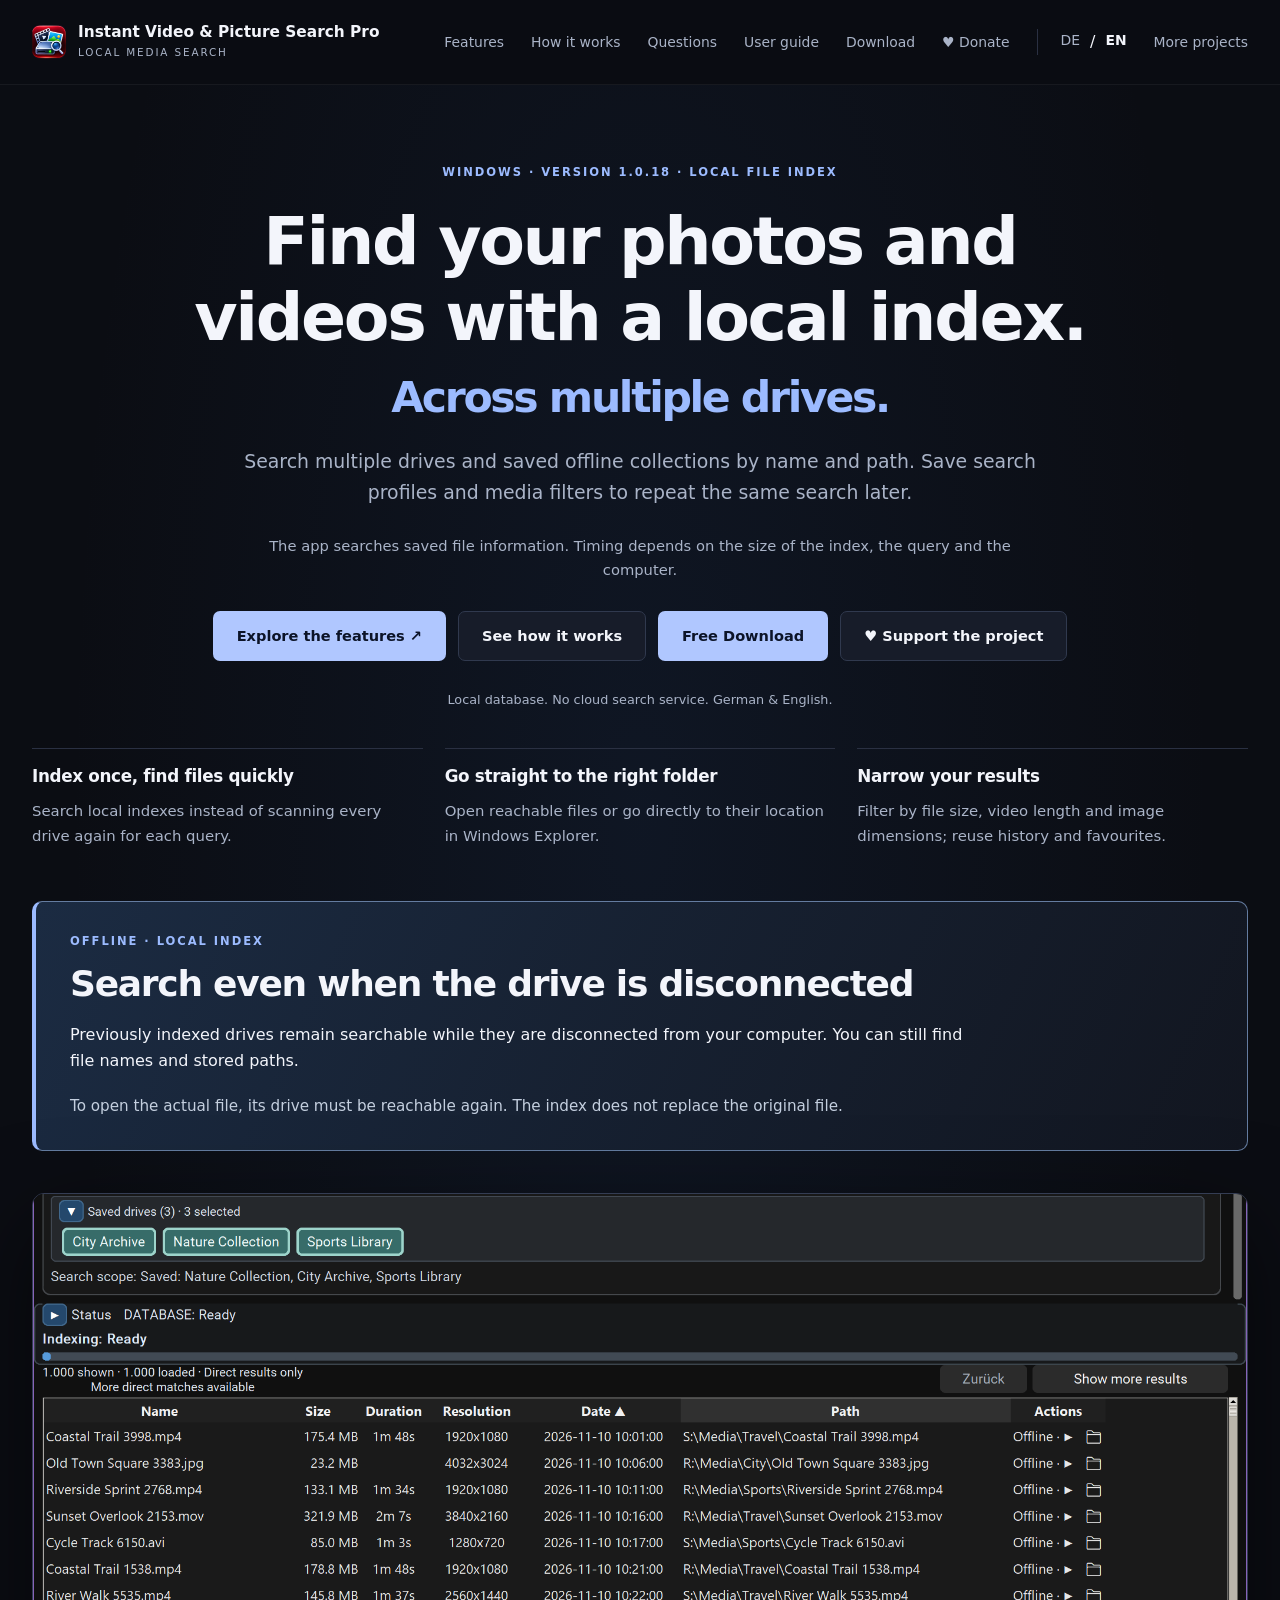
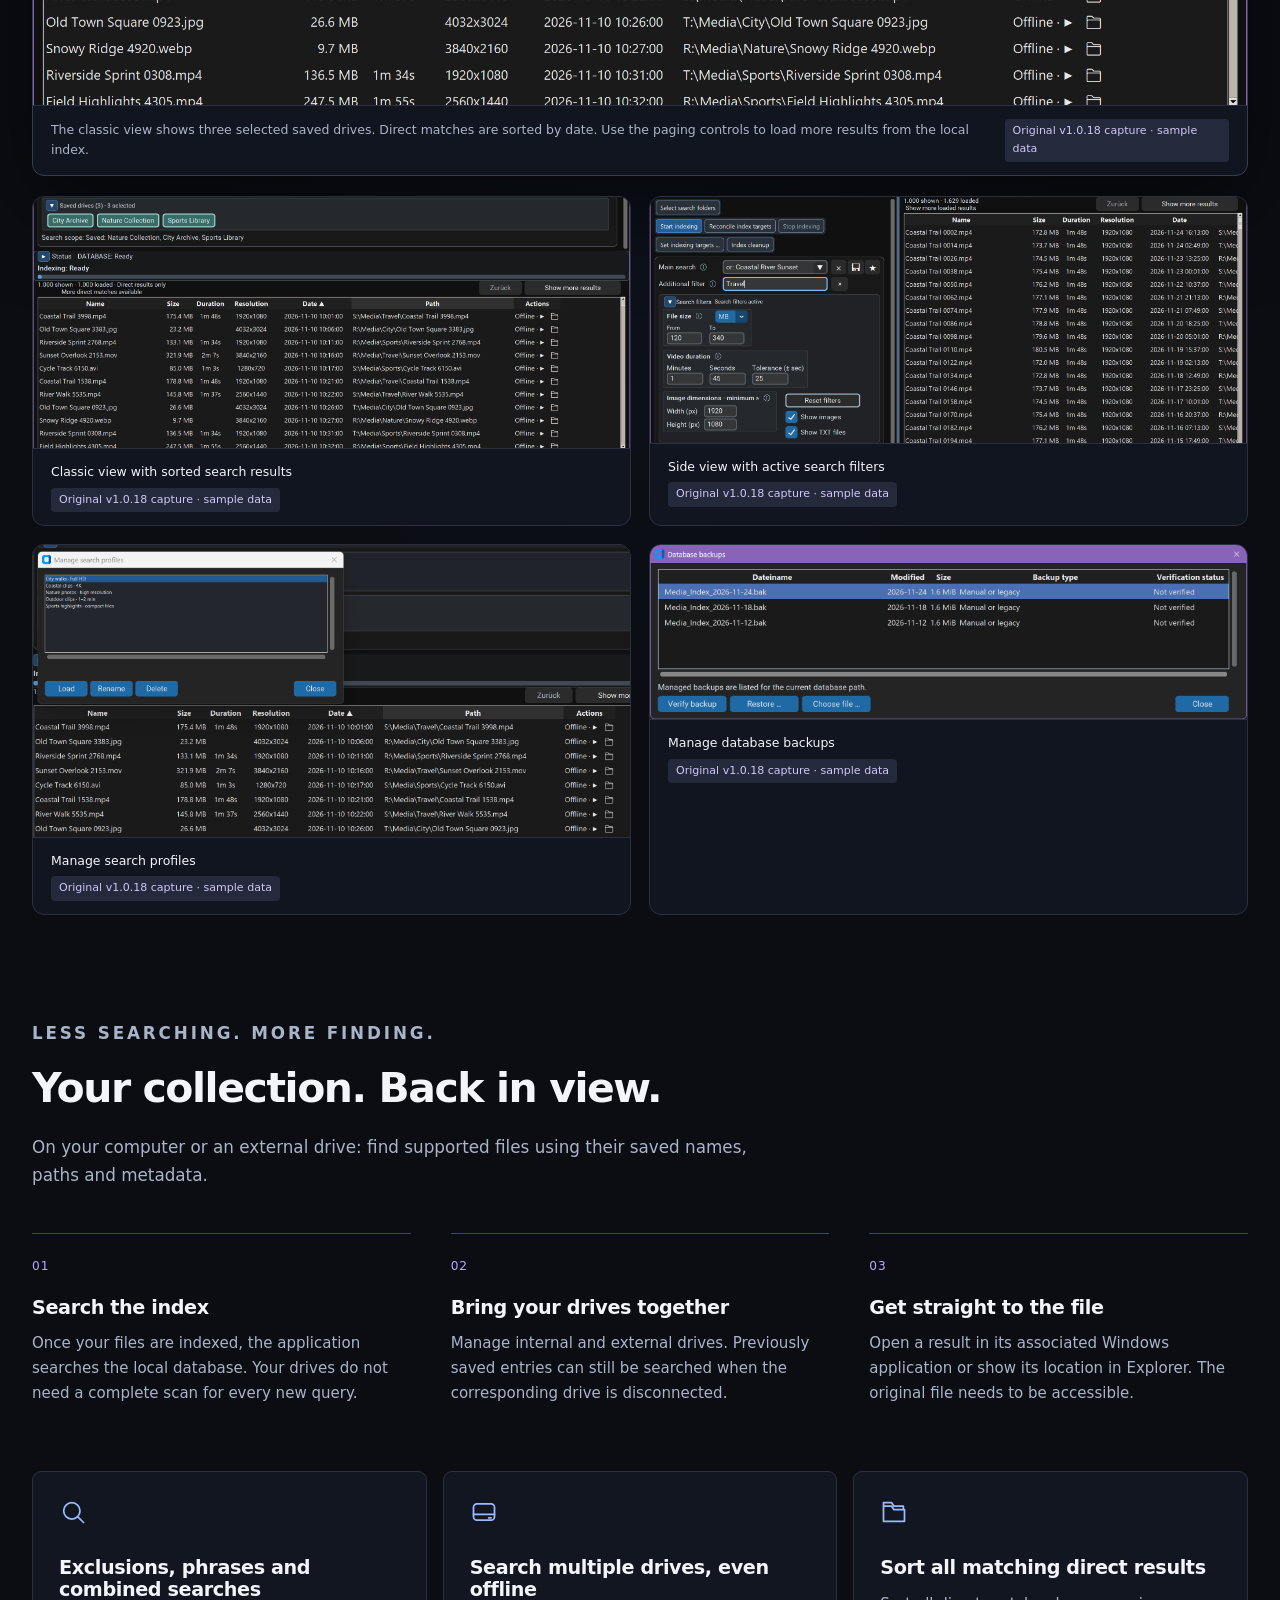
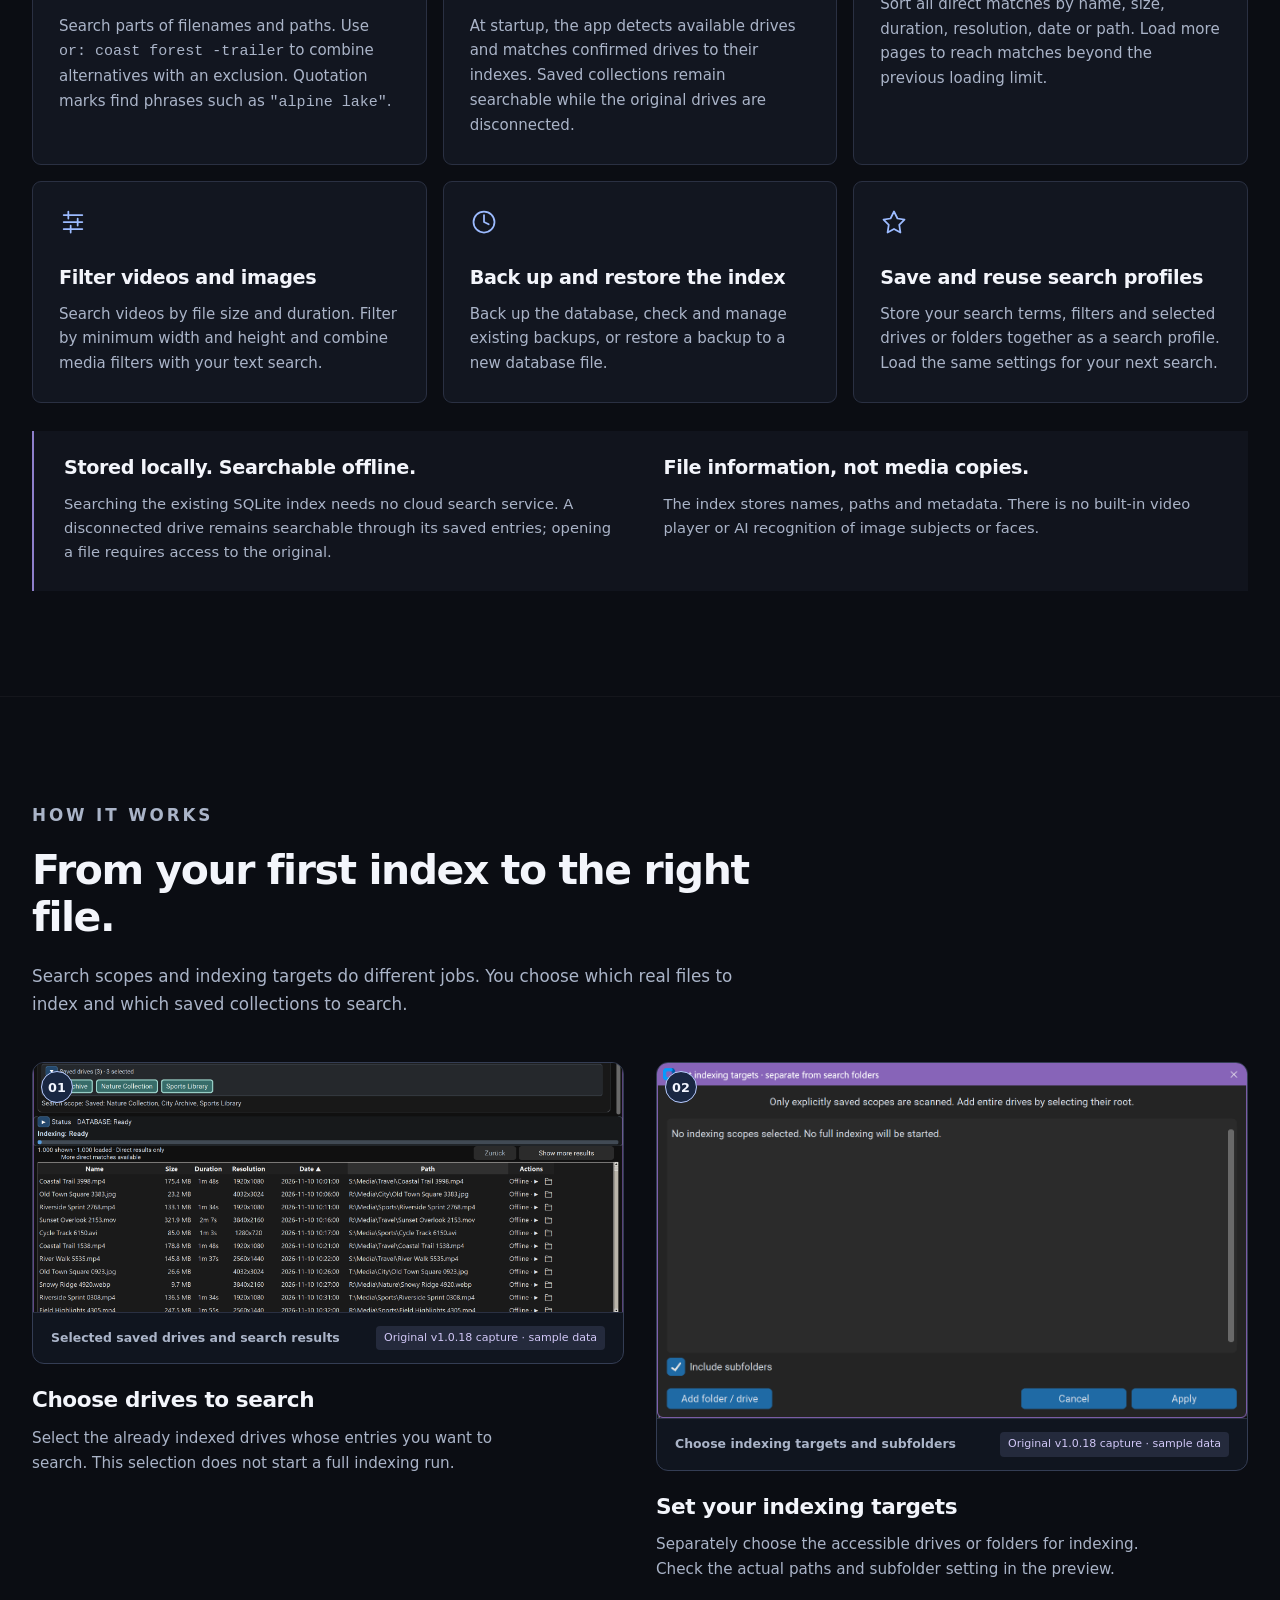
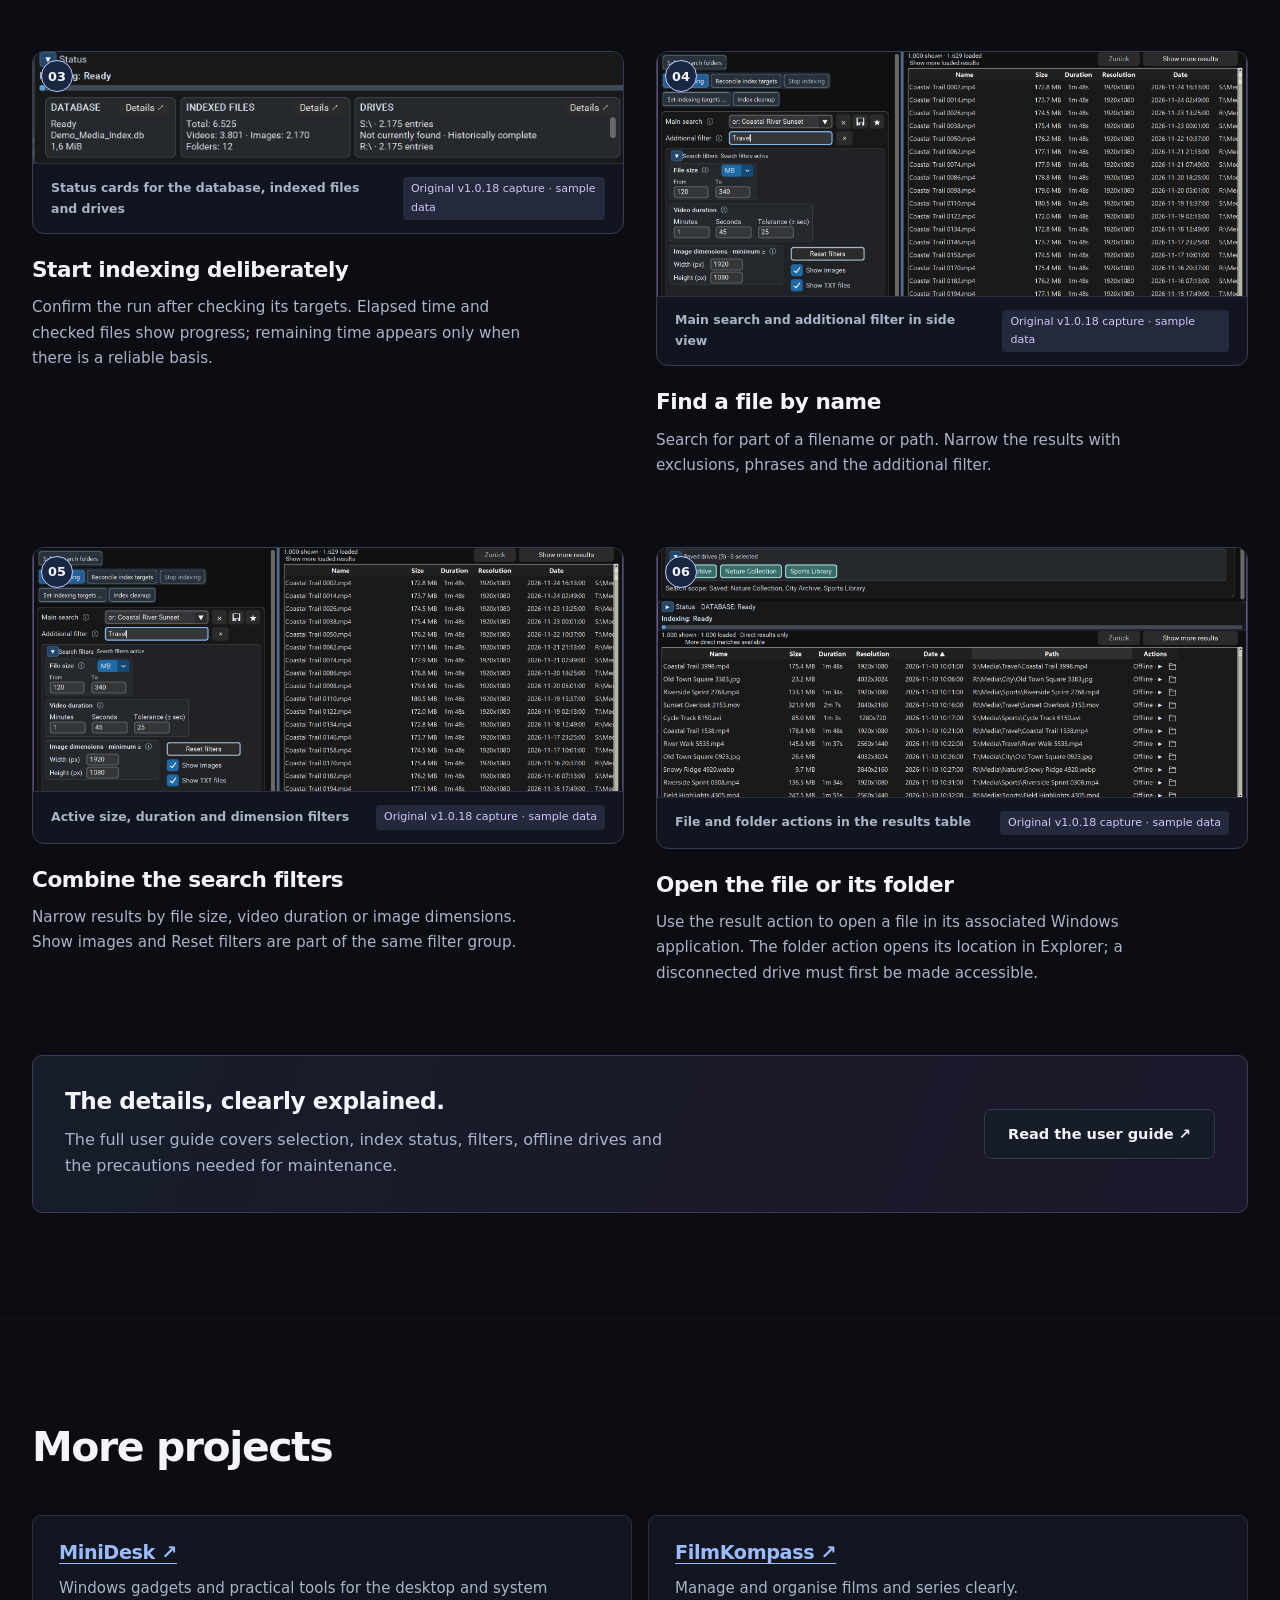
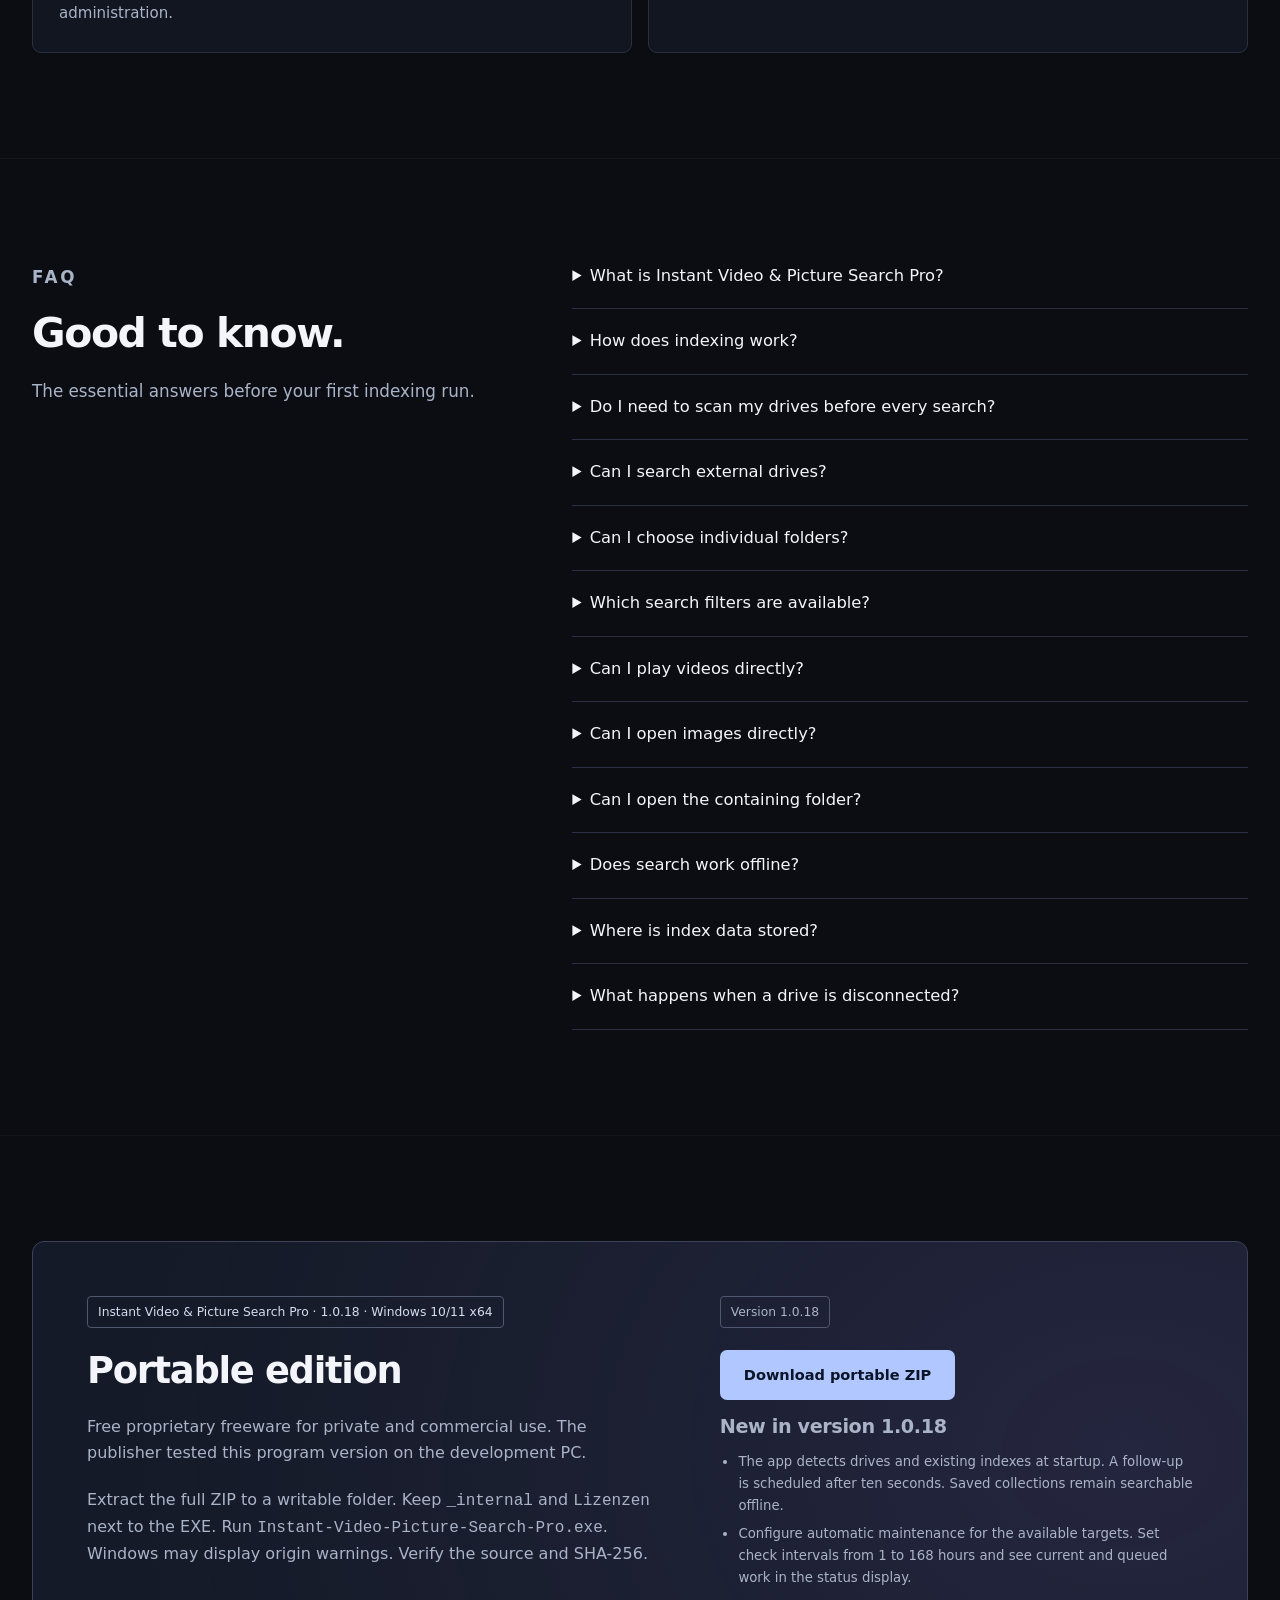
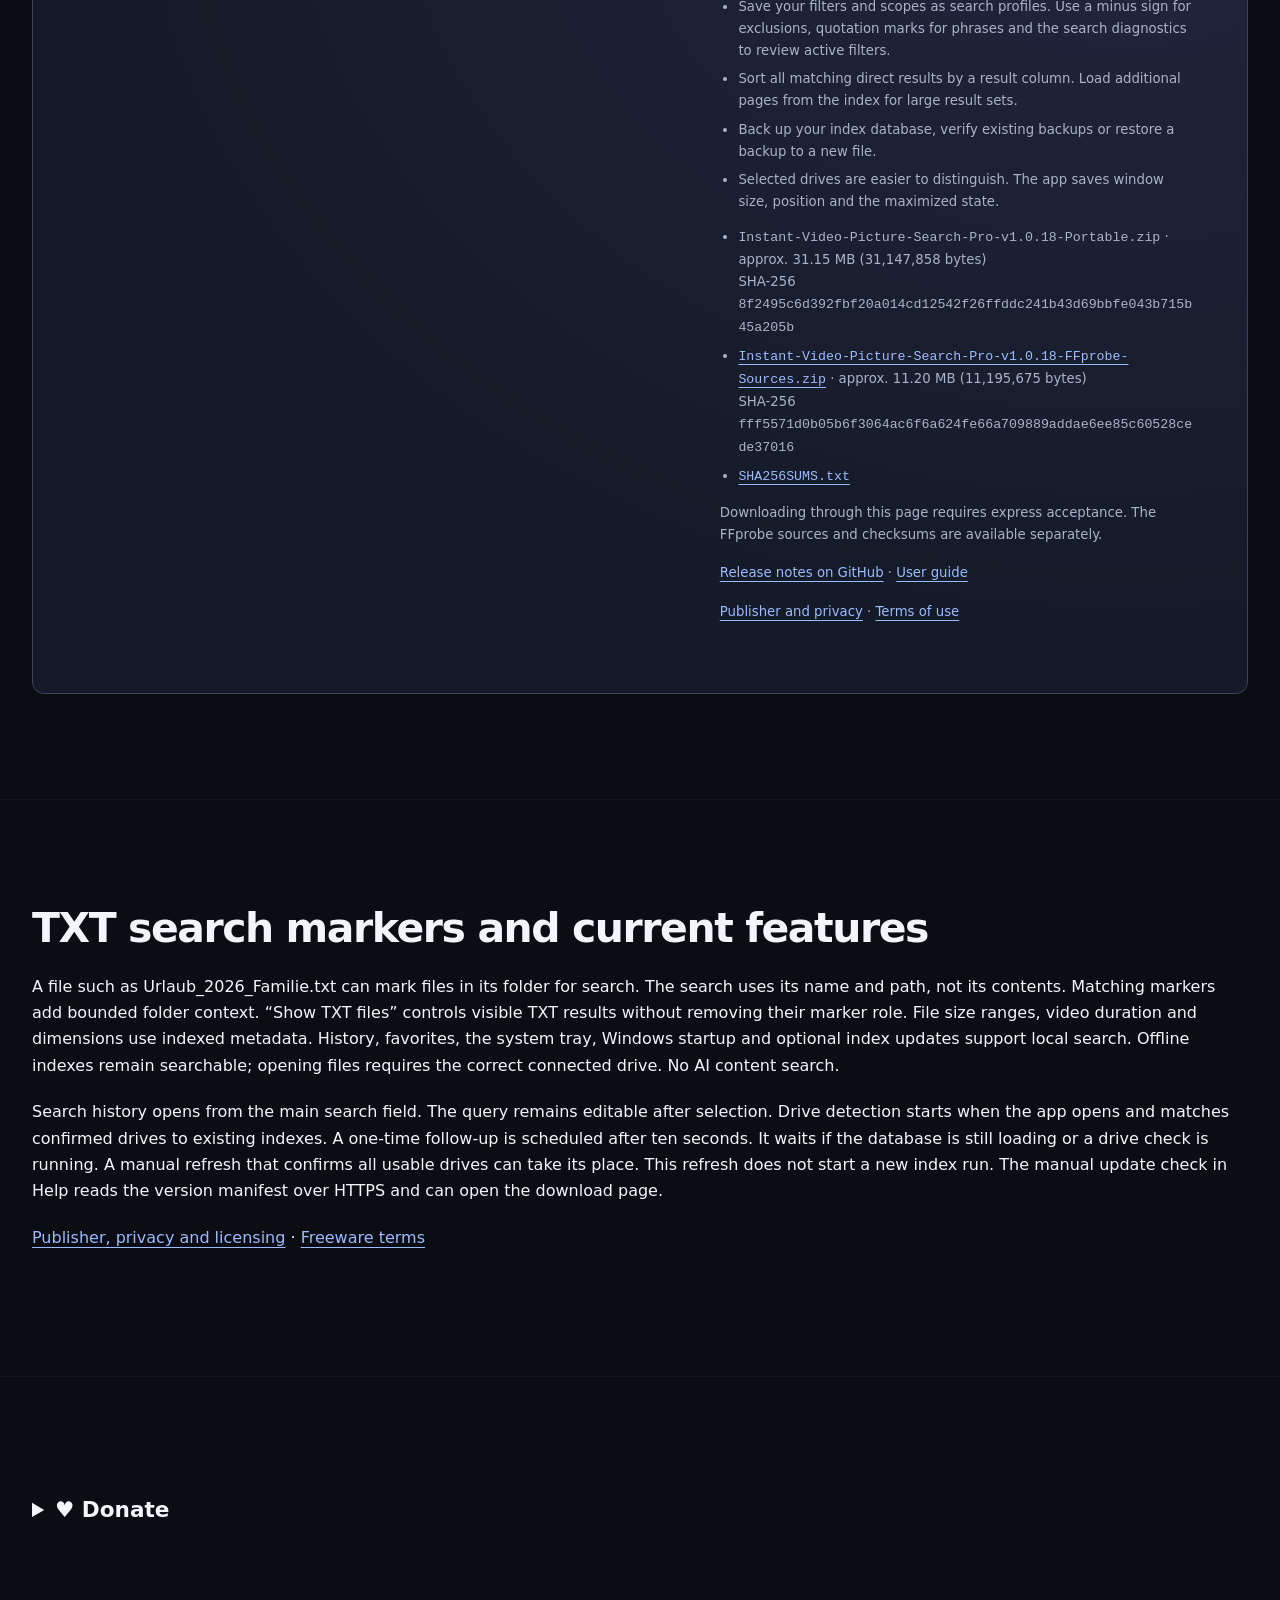
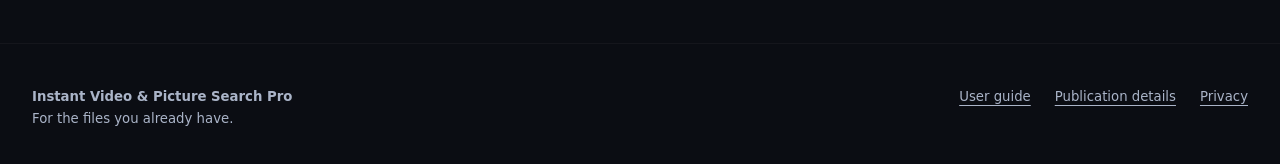
<file: docs/en/index.html>
<!doctype html>
<html lang="en"><head><meta charset="utf-8"><meta name="viewport" content="width=device-width,initial-scale=1">
<title>Find videos and pictures on hard drives | Instant Video &amp; Picture Search Pro</title><meta name="description" content="Local file search for Windows. Search multiple drives and offline indexes for videos, images and TXT files. Save search profiles, filter by size and duration, sort results and back up the index.">
<meta name="color-scheme" content="dark"><meta name="theme-color" content="#0b0d13">
<meta property="og:type" content="website"><meta property="og:site_name" content="Instant Video & Picture Search Pro"><meta property="og:locale" content="en_GB"><meta property="og:locale:alternate" content="de_DE"><meta property="og:title" content="Find videos and pictures on hard drives | Instant Video &amp; Picture Search Pro"><meta property="og:description" content="Local file search for Windows. Search multiple drives and offline indexes for videos, images and TXT files. Save search profiles, filter by size and duration, sort results and back up the index."><meta property="og:image" content="https://stigliz81.github.io/Instant-Video-Picture-Search-Pro/assets/images/v1018-main-en.png"><meta property="og:image:alt" content="Three selected saved drives, direct matches sorted by date, and controls for more result pages"><meta property="og:image:width" content="2060"><meta property="og:image:height" content="868"><meta name="twitter:card" content="summary_large_image"><meta name="twitter:image" content="https://stigliz81.github.io/Instant-Video-Picture-Search-Pro/assets/images/v1018-main-en.png"><meta name="twitter:image:alt" content="Three selected saved drives, direct matches sorted by date, and controls for more result pages">
<link rel="icon" type="image/png" href="../assets/images/product-icon.png"><link rel="stylesheet" href="../assets/css/site.css?v=web-release-18"><script src="../assets/js/site.js" defer></script><link rel="icon" href="../favicon.ico"><link rel="canonical" href="https://stigliz81.github.io/Instant-Video-Picture-Search-Pro/en/"><link rel="alternate" hreflang="de" href="https://stigliz81.github.io/Instant-Video-Picture-Search-Pro/de/"><link rel="alternate" hreflang="en" href="https://stigliz81.github.io/Instant-Video-Picture-Search-Pro/en/"><link rel="alternate" hreflang="x-default" href="https://stigliz81.github.io/Instant-Video-Picture-Search-Pro/"></head><body>
<a class="skip" href="#main">Skip to content</a>
<header class="site-header"><div class="wrap header-inner"><a class="brand" href="../en/index.html" aria-label="Instant Video & Picture Search Pro · Home"><img src="../assets/images/product-icon.png" alt="" width="34" height="34"><span>Instant Video & Picture Search Pro<br><small>LOCAL MEDIA SEARCH</small></span></a><nav class="nav" aria-label="Main navigation"><a href="../en/index.html#features">Features</a><a class="nav-how" href="../en/index.html#how">How it works</a><a href="../en/index.html#faq">Questions</a><a href="../docs/en/guide.html">User guide</a><a href="#download" data-download-nav>Download</a><a class="nav-support" href="#support">♥ Donate</a><span class="languages" aria-label="Language"><a href="../de/index.html" lang="de" hreflang="de" >DE</a><span aria-hidden="true">/</span><a href="index.html" lang="en" hreflang="en" aria-current="page">EN</a></span><a href="#projects">More projects</a></nav></div></header>
<main id="main">
<section class="hero"><div class="wrap"><div class="eyebrow">WINDOWS · VERSION 1.0.18 · LOCAL FILE INDEX</div><h1>Find your photos and videos with a local index.<br><span>Across multiple drives.</span></h1><p class="intro">Search multiple drives and saved offline collections by name and path. Save search profiles and media filters to repeat the same search later.</p><p class="practice-note">The app searches saved file information. Timing depends on the size of the index, the query and the computer.</p><div class="actions"><a class="button" href="#features">Explore the features <span aria-hidden="true">&nbsp;↗</span></a><a class="button secondary" href="#how">See how it works</a><button type="button" class="button" data-open-download disabled>Free Download</button><a class="button secondary" href="#support">♥ Support the project</a></div><p class="small-note">Local database. No cloud search service. German & English.</p>
<div class="quick-benefits"><article><h3>Index once, find files quickly</h3><p>Search local indexes instead of scanning every drive again for each query.</p></article><article><h3>Go straight to the right folder</h3><p>Open reachable files or go directly to their location in Windows Explorer.</p></article><article><h3>Narrow your results</h3><p>Filter by file size, video length and image dimensions; reuse history and favourites.</p></article></div><aside class="offline-highlight" id="offline-search"><div class="eyebrow">Offline · Local index</div><h2>Search even when the drive is disconnected</h2><p>Previously indexed drives remain searchable while they are disconnected from your computer. You can still find file names and stored paths.</p><p class="offline-limit">To open the actual file, its drive must be reachable again. The index does not replace the original file.</p></aside><figure class="screenshot hero-shot"><a href="../assets/images/v1018-main-en.png" data-lightbox data-caption="Classic view with sorted search results" aria-label="Enlarge image – Classic view with sorted search results"><img src="../assets/images/v1018-main-en.png" width="2060" height="868" alt="Three selected saved drives, direct matches sorted by date, and controls for more result pages" fetchpriority="high" decoding="async"></a><figcaption>The classic view shows three selected saved drives. Direct matches are sorted by date. Use the paging controls to load more results from the local index.<span class="badge">Original v1.0.18 capture · sample data</span></figcaption></figure>
<div class="gallery">
<figure class="screenshot"><a href="../assets/images/v1018-main-en.png" data-lightbox data-caption="Classic view with sorted search results" aria-label="Enlarge image – Classic view with sorted search results"><img src="../assets/images/v1018-main-en.png" width="2060" height="868" alt="Three selected saved drives, direct matches sorted by date, and controls for more result pages" loading="lazy" decoding="async"></a><figcaption><strong>Classic view with sorted search results</strong><span class="badge">Original v1.0.18 capture · sample data</span></figcaption></figure>
<figure class="screenshot"><a href="../assets/images/v1018-filters-en.png" data-lightbox data-caption="Side view with active search filters" aria-label="Enlarge image – Side view with active search filters"><img src="../assets/images/v1018-filters-en.png" width="2060" height="850" alt="Main search and additional filter beside file size, video duration and image dimension controls" loading="lazy" decoding="async"></a><figcaption><strong>Side view with active search filters</strong><span class="badge">Original v1.0.18 capture · sample data</span></figcaption></figure>
<figure class="screenshot"><a href="../assets/images/v1018-profiles-en.png" data-lightbox data-caption="Manage search profiles" aria-label="Enlarge image – Manage search profiles"><img src="../assets/images/v1018-profiles-en.png" width="1850" height="905" alt="Saved search profiles dialog above the results list, with load, rename and delete controls" loading="lazy" decoding="async"></a><figcaption><strong>Manage search profiles</strong><span class="badge">Original v1.0.18 capture · sample data</span></figcaption></figure>
<figure class="screenshot"><a href="../assets/images/v1018-backup-en.png" data-lightbox data-caption="Manage database backups" aria-label="Enlarge image – Manage database backups"><img src="../assets/images/v1018-backup-en.png" width="1740" height="508" alt="Three sample backups with their verification status and controls for checking and restoring a backup" loading="lazy" decoding="async"></a><figcaption><strong>Manage database backups</strong><span class="badge">Original v1.0.18 capture · sample data</span></figcaption></figure>
</div></div></section>
<section class="section" id="features"><div class="wrap"><div class="section-heading"><p class="eyebrow">LESS SEARCHING. MORE FINDING.</p><h2>Your collection. Back in view.</h2><p>On your computer or an external drive: find supported files using their saved names, paths and metadata.</p></div><div class="principles">
<article class="principle"><span class="num">01</span><h3>Search the index</h3><p>Once your files are indexed, the application searches the local database. Your drives do not need a complete scan for every new query.</p></article>
<article class="principle"><span class="num">02</span><h3>Bring your drives together</h3><p>Manage internal and external drives. Previously saved entries can still be searched when the corresponding drive is disconnected.</p></article>
<article class="principle"><span class="num">03</span><h3>Get straight to the file</h3><p>Open a result in its associated Windows application or show its location in Explorer. The original file needs to be accessible.</p></article>
</div><div class="feature-grid">
<article class="feature"><div class="icon"><svg viewBox="0 0 24 24" fill="none" stroke="currentColor" stroke-width="1.5" stroke-linecap="round" stroke-linejoin="round" aria-hidden="true"><circle cx="11" cy="11" r="7"/><path d="m16 16 5 5"/></svg></div><h3>Exclusions, phrases and combined searches</h3><p>Search parts of filenames and paths. Use <code>or: coast forest -trailer</code> to combine alternatives with an exclusion. Quotation marks find phrases such as <code>&quot;alpine lake&quot;</code>.</p></article>
<article class="feature"><div class="icon"><svg viewBox="0 0 24 24" fill="none" stroke="currentColor" stroke-width="1.5" stroke-linecap="round" stroke-linejoin="round" aria-hidden="true"><rect x="3" y="5" width="18" height="14" rx="3"/><path d="M3 14h18M16 17h2"/></svg></div><h3>Search multiple drives, even offline</h3><p>At startup, the app detects available drives and matches confirmed drives to their indexes. Saved collections remain searchable while the original drives are disconnected.</p></article>
<article class="feature"><div class="icon"><svg viewBox="0 0 24 24" fill="none" stroke="currentColor" stroke-width="1.5" stroke-linecap="round" stroke-linejoin="round" aria-hidden="true"><path d="M3 7h7l2 3h9v10H3zM3 7V4h7l2 3h8v3"/></svg></div><h3>Sort all matching direct results</h3><p>Sort all direct matches by name, size, duration, resolution, date or path. Load more pages to reach matches beyond the previous loading limit.</p></article>
<article class="feature"><div class="icon"><svg viewBox="0 0 24 24" fill="none" stroke="currentColor" stroke-width="1.5" stroke-linecap="round" stroke-linejoin="round" aria-hidden="true"><path d="M4 6h16M4 12h16M4 18h16M8 3v6m8 0v6m-6 0v6"/></svg></div><h3>Filter videos and images</h3><p>Search videos by file size and duration. Filter by minimum width and height and combine media filters with your text search.</p></article>
<article class="feature"><div class="icon"><svg viewBox="0 0 24 24" fill="none" stroke="currentColor" stroke-width="1.5" stroke-linecap="round" stroke-linejoin="round" aria-hidden="true"><circle cx="12" cy="12" r="9"/><path d="M12 6v6l4 2"/></svg></div><h3>Back up and restore the index</h3><p>Back up the database, check and manage existing backups, or restore a backup to a new database file.</p></article>
<article class="feature"><div class="icon"><svg viewBox="0 0 24 24" fill="none" stroke="currentColor" stroke-width="1.5" stroke-linecap="round" stroke-linejoin="round" aria-hidden="true"><path d="m12 3 3 6 6 1-4.5 4.5 1 6.5-5.5-3-5.5 3 1-6.5L3 10l6-1z"/></svg></div><h3>Save and reuse search profiles</h3><p>Store your search terms, filters and selected drives or folders together as a search profile. Load the same settings for your next search.</p></article>
</div><div class="detail-strip">
<div><h3>Stored locally. Searchable offline.</h3><p>Searching the existing SQLite index needs no cloud search service. A disconnected drive remains searchable through its saved entries; opening a file requires access to the original.</p></div>
<div><h3>File information, not media copies.</h3><p>The index stores names, paths and metadata. There is no built-in video player or AI recognition of image subjects or faces.</p></div>
</div></div></section>
<section class="section" id="how"><div class="wrap"><div class="section-heading"><p class="eyebrow">HOW IT WORKS</p><h2>From your first index to the right file.</h2><p>Search scopes and indexing targets do different jobs. You choose which real files to index and which saved collections to search.</p></div><div class="steps">
<article class="step"><div class="step-image"><figure class="screenshot"><a href="../assets/images/v1018-main-en.png" data-lightbox data-caption="Selected saved drives and search results" aria-label="Enlarge image – Selected saved drives and search results"><img src="../assets/images/v1018-main-en.png" width="2060" height="868" alt="Three selected saved drives, direct matches sorted by date, and controls for more result pages" loading="lazy" decoding="async"></a><span class="step-number" aria-hidden="true">01</span><figcaption><strong>Selected saved drives and search results</strong><span class="badge">Original v1.0.18 capture · sample data</span></figcaption></figure></div><h3>Choose drives to search</h3><p>Select the already indexed drives whose entries you want to search. This selection does not start a full indexing run.</p></article>
<article class="step"><div class="step-image"><figure class="screenshot"><a href="../assets/images/v1018-targets-en.png" data-lightbox data-caption="Choose indexing targets and subfolders" aria-label="Enlarge image – Choose indexing targets and subfolders"><img src="../assets/images/v1018-targets-en.png" width="1369" height="824" alt="Dialog for adding folders and drives and choosing whether to include subfolders" loading="lazy" decoding="async"></a><span class="step-number" aria-hidden="true">02</span><figcaption><strong>Choose indexing targets and subfolders</strong><span class="badge">Original v1.0.18 capture · sample data</span></figcaption></figure></div><h3>Set your indexing targets</h3><p>Separately choose the accessible drives or folders for indexing. Check the actual paths and subfolder setting in the preview.</p></article>
<article class="step"><div class="step-image"><figure class="screenshot"><a href="../assets/images/v1018-status-en.png" data-lightbox data-caption="Status cards for the database, indexed files and drives" aria-label="Enlarge image – Status cards for the database, indexed files and drives"><img src="../assets/images/v1018-status-en.png" width="1460" height="275" alt="Status cards for the demo database, saved files and drives" loading="lazy" decoding="async"></a><span class="step-number" aria-hidden="true">03</span><figcaption><strong>Status cards for the database, indexed files and drives</strong><span class="badge">Original v1.0.18 capture · sample data</span></figcaption></figure></div><h3>Start indexing deliberately</h3><p>Confirm the run after checking its targets. Elapsed time and checked files show progress; remaining time appears only when there is a reliable basis.</p></article>
<article class="step"><div class="step-image"><figure class="screenshot"><a href="../assets/images/v1018-filters-en.png" data-lightbox data-caption="Main search and additional filter in side view" aria-label="Enlarge image – Main search and additional filter in side view"><img src="../assets/images/v1018-filters-en.png" width="2060" height="850" alt="Main search and additional filter beside file size, video duration and image dimension controls" loading="lazy" decoding="async"></a><span class="step-number" aria-hidden="true">04</span><figcaption><strong>Main search and additional filter in side view</strong><span class="badge">Original v1.0.18 capture · sample data</span></figcaption></figure></div><h3>Find a file by name</h3><p>Search for part of a filename or path. Narrow the results with exclusions, phrases and the additional filter.</p></article>
<article class="step"><div class="step-image"><figure class="screenshot"><a href="../assets/images/v1018-filters-en.png" data-lightbox data-caption="Active size, duration and dimension filters" aria-label="Enlarge image – Active size, duration and dimension filters"><img src="../assets/images/v1018-filters-en.png" width="2060" height="850" alt="Main search and additional filter beside file size, video duration and image dimension controls" loading="lazy" decoding="async"></a><span class="step-number" aria-hidden="true">05</span><figcaption><strong>Active size, duration and dimension filters</strong><span class="badge">Original v1.0.18 capture · sample data</span></figcaption></figure></div><h3>Combine the search filters</h3><p>Narrow results by file size, video duration or image dimensions. Show images and Reset filters are part of the same filter group.</p></article>
<article class="step"><div class="step-image"><figure class="screenshot"><a href="../assets/images/v1018-main-en.png" data-lightbox data-caption="File and folder actions in the results table" aria-label="Enlarge image – File and folder actions in the results table"><img src="../assets/images/v1018-main-en.png" width="2060" height="868" alt="Three selected saved drives, direct matches sorted by date, and controls for more result pages" loading="lazy" decoding="async"></a><span class="step-number" aria-hidden="true">06</span><figcaption><strong>File and folder actions in the results table</strong><span class="badge">Original v1.0.18 capture · sample data</span></figcaption></figure></div><h3>Open the file or its folder</h3><p>Use the result action to open a file in its associated Windows application. The folder action opens its location in Explorer; a disconnected drive must first be made accessible.</p></article>
</div><aside class="guide-banner"><div><h3>The details, clearly explained.</h3><p>The full user guide covers selection, index status, filters, offline drives and the precautions needed for maintenance.</p></div><a class="button secondary" href="../docs/en/guide.html">Read the user guide ↗</a></aside></div></section>
<section class="section" id="projects"><div class="wrap"><div class="section-heading"><h2>More projects</h2></div><div class="feature-grid projects-grid"><article class="feature"><h3><a href="https://stigliz81.github.io/MiniDesk/">MiniDesk ↗</a></h3><p>Windows gadgets and practical tools for the desktop and system administration.</p></article><article class="feature"><h3><a href="https://stigliz81.github.io/FilmKompass/">FilmKompass ↗</a></h3><p>Manage and organise films and series clearly.</p></article></div></div></section><section class="section" id="faq"><div class="wrap faq-layout"><div class="section-heading"><p class="eyebrow">FAQ</p><h2>Good to know.</h2><p>The essential answers before your first indexing run.</p></div><div class="faq-list">
<details><summary>What is Instant Video & Picture Search Pro?</summary><p>A local Windows application for searching saved information about supported videos, images and TXT files. It searches names, paths and available metadata, not the content of an image.</p></details>
<details><summary>How does indexing work?</summary><p>An explicitly confirmed run reads the selected real drives or folders and stores file information in a local SQLite database. Large collections can take time; access or analysis errors can leave a run incomplete.</p></details>
<details><summary>Do I need to scan my drives before every search?</summary><p>No. Normal search uses saved index entries. When files are added or changed, a deliberately started index update can reconcile the saved collection.</p></details>
<details><summary>Can I search external drives?</summary><p>Yes, if their files have previously been indexed in the active database. You can search several indexed collections together.</p></details>
<details><summary>Can I choose individual folders?</summary><p>Yes. Search folders narrow the saved index entries, optionally including subfolders. Real indexing targets are selected independently.</p></details>
<details><summary>Which search filters are available?</summary><p>Additional text, file size range, minimum width and height, and video duration with a tolerance in seconds. Images can be shown or hidden. Numeric filters use saved metadata.</p></details>
<details><summary>Can I play videos directly?</summary><p>The file action opens an accessible video in its associated Windows application. Instant Video & Picture Search Pro does not include a player; playback depends on your default application and its format support.</p></details>
<details><summary>Can I open images directly?</summary><p>Yes. An accessible image opens through its normal Windows file association. The index replaces neither the original file nor an image viewer.</p></details>
<details><summary>Can I open the containing folder?</summary><p>Yes. The folder action shows an accessible file’s location in Windows Explorer. Disconnected or ambiguously assigned drives remain subject to accessibility and identity checks.</p></details>
<details><summary>Does search work offline?</summary><p>Searching the local index needs no cloud search service. Saved entries from disconnected drives can also be searched; this does not make the original files available.</p></details>
<details><summary>Where is index data stored?</summary><p>In the local SQLite file you explicitly select. Existing user settings remain in the ExplorerSuche area of the local Windows application data. The index stores file information, not complete media copies.</p></details>
<details><summary>What happens when a drive is disconnected?</summary><p>Its saved index can still be selected for searching. Opening files requires the drive to be safely accessible again. A matching drive letter alone does not prove identity.</p></details>
</div></div></section><section class="section" id="download"><div class="wrap"><div class="download-box"><div><span class="release-label">Instant Video &amp; Picture Search Pro · 1.0.18 · Windows 10/11 x64</span><h2>Portable edition</h2><p>Free proprietary freeware for private and commercial use. The publisher tested this program version on the development PC.</p><p>Extract the full ZIP to a writable folder. Keep <code>_internal</code> and <code>Lizenzen</code> next to the EXE. Run <code>Instant-Video-Picture-Search-Pro.exe</code>. Windows may display origin warnings. Verify the source and SHA-256.</p></div><div><p class="release-label">Version 1.0.18</p><div class="actions download-actions"><button type="button" class="button" id="portable-download" data-open-download disabled data-download-url="https://github.com/Stigliz81/Instant-Video-Picture-Search-Pro/releases/download/v1.0.18/Instant-Video-Picture-Search-Pro-v1.0.18-Portable.zip">Download portable ZIP</button></div><noscript><p>JavaScript is required to open the download consent dialog.</p></noscript><div class="download-meta"><h3>New in version 1.0.18</h3><ul><li>The app detects drives and existing indexes at startup. A follow-up is scheduled after ten seconds. Saved collections remain searchable offline.</li><li>Configure automatic maintenance for the available targets. Set check intervals from 1 to 168 hours and see current and queued work in the status display.</li><li>Save your filters and scopes as search profiles. Use a minus sign for exclusions, quotation marks for phrases and the search diagnostics to review active filters.</li><li>Sort all matching direct results by a result column. Load additional pages from the index for large result sets.</li><li>Back up your index database, verify existing backups or restore a backup to a new file.</li><li>Selected drives are easier to distinguish. The app saves window size, position and the maximized state.</li></ul><ul><li><code>Instant-Video-Picture-Search-Pro-v1.0.18-Portable.zip</code> · approx. 31.15 MB (31,147,858 bytes)<br>SHA-256 <code class="release-hash">8f2495c6d392fbf20a014cd12542f26ffddc241b43d69bbfe043b715b45a205b</code></li><li><a href="https://github.com/Stigliz81/Instant-Video-Picture-Search-Pro/releases/download/v1.0.18/Instant-Video-Picture-Search-Pro-v1.0.18-FFprobe-Sources.zip"><code>Instant-Video-Picture-Search-Pro-v1.0.18-FFprobe-Sources.zip</code></a> · approx. 11.20 MB (11,195,675 bytes)<br>SHA-256 <code class="release-hash">fff5571d0b05b6f3064ac6f6a624fe66a709889addae6ee85c60528cede37016</code></li><li><a href="https://github.com/Stigliz81/Instant-Video-Picture-Search-Pro/releases/download/v1.0.18/SHA256SUMS.txt"><code>SHA256SUMS.txt</code></a></li></ul><p>Downloading through this page requires express acceptance. The FFprobe sources and checksums are available separately.</p><p><a href="https://github.com/Stigliz81/Instant-Video-Picture-Search-Pro/releases/tag/v1.0.18">Release notes on GitHub</a> · <a href="../docs/en/guide.html">User guide</a></p><p><a href="legal.html">Publisher and privacy</a> · <a href="terms.html">Terms of use</a></p></div></div></div></div></section><section class="section" id="web03"><div class="wrap"><h2>TXT search markers and current features</h2><p>A file such as Urlaub_2026_Familie.txt can mark files in its folder for search. The search uses its name and path, not its contents. Matching markers add bounded folder context. “Show TXT files” controls visible TXT results without removing their marker role. File size ranges, video duration and dimensions use indexed metadata. History, favorites, the system tray, Windows startup and optional index updates support local search. Offline indexes remain searchable; opening files requires the correct connected drive. No AI content search.</p><p>Search history opens from the main search field. The query remains editable after selection. Drive detection starts when the app opens and matches confirmed drives to existing indexes. A one-time follow-up is scheduled after ten seconds. It waits if the database is still loading or a drive check is running. A manual refresh that confirms all usable drives can take its place. This refresh does not start a new index run. The manual update check in Help reads the version manifest over HTTPS and can open the download page.</p><p><a href="legal.html">Publisher, privacy and licensing</a> · <a href="terms.html">Freeware terms</a></p></div></section><section class="section" id="support"><div class="wrap">
<details class="support-disclosure"><summary>♥ Donate</summary><p>Download is free. Donations are voluntary.</p>
<div class="support-paypal"><div><a class="button secondary" href="https://paypal.me/Stigliz81" target="_blank" rel="noopener noreferrer">Donate with PayPal.Me ↗</a><p class="support-address"><a href="https://paypal.me/Stigliz81" target="_blank" rel="noopener noreferrer">https://paypal.me/Stigliz81</a></p>
<details class="support-alternatives"><summary>More ways to donate</summary>
<div class="payment-list">
<details class="payment-card" name="donation-method">
 <summary>PayPal app / PayPal email</summary>
 <div class="payment-body"><p class="network">Scan the QR code with the PayPal app or copy the email address.</p>
 <img src="../assets/donations/paypal.png" width="640" height="640" loading="lazy" alt="QR code for PayPal: PayPal payment link">
 <label for="payment-0">PayPal email</label><input id="payment-0" type="text" readonly value="stigliz1981@gmail.com" spellcheck="false" aria-label="PayPal email">
 <div class="payment-actions"><button class="copy-payment" type="button">Copy PayPal email</button><a href="https://www.paypal.com/qrcodes/p2pqrc/M7QJQJYSHXGAU" target="_blank" rel="noopener noreferrer">Open the PayPal app / QR code ↗</a></div><p role="status" class="copy-status" aria-live="polite"></p></div></details>
<details class="payment-card" name="donation-method">
 <summary>Bitcoin – Mainnet</summary>
 <div class="payment-body"><p class="network">Bitcoin Mainnet (Native SegWit)</p>
 <img src="../assets/donations/btc.png" width="640" height="640" loading="lazy" alt="QR code for Bitcoin – Mainnet: Bitcoin Mainnet (Native SegWit)">
 <label for="payment-1">Payment destination</label><input id="payment-1" type="text" readonly value="bc1qgk2hkpqsazshjkrfk3n4ah66z0rmmwpj95nav0" spellcheck="false" aria-label="Payment destination Bitcoin – Mainnet">
 <div class="payment-actions"><button class="copy-payment" type="button">Copy payment destination</button></div><p role="status" class="copy-status" aria-live="polite"></p></div></details>
<details class="payment-card" name="donation-method">
 <summary>Litecoin – Mainnet</summary>
 <div class="payment-body"><p class="network">Litecoin Mainnet</p>
 <img src="../assets/donations/ltc-mainnet.png" width="640" height="640" loading="lazy" alt="QR code for Litecoin – Mainnet: Litecoin Mainnet">
 <label for="payment-2">Payment destination</label><input id="payment-2" type="text" readonly value="LPX49WT3wVUwhPyozQzZ2PW34g2e7BGWPv" spellcheck="false" aria-label="Payment destination Litecoin – Mainnet">
 <div class="payment-actions"><button class="copy-payment" type="button">Copy payment destination</button></div><p role="status" class="copy-status" aria-live="polite"></p></div></details>
<details class="payment-card" name="donation-method">
 <summary>Litecoin – BEP20</summary>
 <div class="payment-body"><p class="network">BNB Smart Chain (BEP20)</p>
 <img src="../assets/donations/ltc-bep20.png" width="640" height="640" loading="lazy" alt="QR code for Litecoin – BEP20: BNB Smart Chain (BEP20)">
 <label for="payment-3">Payment destination</label><input id="payment-3" type="text" readonly value="0x181536e0cc46c18200324e142a15852edefbff17" spellcheck="false" aria-label="Payment destination Litecoin – BEP20">
 <div class="payment-actions"><button class="copy-payment" type="button">Copy payment destination</button></div><p role="status" class="copy-status" aria-live="polite"></p></div></details>
<details class="payment-card" name="donation-method">
 <summary>USDC – BEP20</summary>
 <div class="payment-body"><p class="network">BNB Smart Chain (BEP20)</p>
 <img src="../assets/donations/usdc.png" width="640" height="640" loading="lazy" alt="QR code for USDC – BEP20: BNB Smart Chain (BEP20)">
 <label for="payment-4">Payment destination</label><input id="payment-4" type="text" readonly value="0x181536e0cc46c18200324e142a15852edefbff17" spellcheck="false" aria-label="Payment destination USDC – BEP20">
 <div class="payment-actions"><button class="copy-payment" type="button">Copy payment destination</button></div><p role="status" class="copy-status" aria-live="polite"></p></div></details>
<details class="payment-card" name="donation-method">
 <summary>Binance Pay</summary>
 <div class="payment-body"><p class="network">Binance Pay · app payment link (no blockchain network)</p>
 <img src="../assets/donations/binance.png" width="640" height="640" loading="lazy" alt="QR code for Binance Pay: Binance Pay · app payment link (no blockchain network)">
 <label for="payment-5">Payment destination</label><input id="payment-5" type="text" readonly value="https://app.binance.com/qr/dplkc2c1222b1d7a49efb4edb5ce9d73b2eb" spellcheck="false" aria-label="Payment destination Binance Pay">
 <div class="payment-actions"><button class="copy-payment" type="button">Copy payment destination</button><a href="https://app.binance.com/qr/dplkc2c1222b1d7a49efb4edb5ce9d73b2eb" rel="noreferrer">Open the Binance app link ↗</a></div><p role="status" class="copy-status" aria-live="polite"></p></div></details>
</div>
<p class="support-external">Check the destination, currency and payment network before sending. Payment providers are contacted when you open a payment link or scan a code in your app.</p>
</details>
</div>
<a class="support-qr" href="https://paypal.me/Stigliz81" target="_blank" rel="noopener noreferrer"><img src="../assets/images/paypal-me-qr.png" alt="PayPal.Me QR" width="144" height="144"></a></div>
</details></div></section><script src="../assets/js/support.js?v=spenden-fokus" defer></script></main>
<script type="application/ld+json">{"@context": "https://schema.org", "@type": "SoftwareApplication", "name": "Instant Video & Picture Search Pro", "softwareVersion": "1.0.18", "operatingSystem": "Windows", "applicationCategory": "UtilitiesApplication", "inLanguage": ["de", "en"], "description": "Local file search for Windows. Search multiple drives and offline indexes for videos, images and TXT files. Save search profiles, filter by size and duration, sort results and back up the index."}</script>
<footer class="site-footer"><div class="wrap"><div class="footer-inner"><div><strong>Instant Video & Picture Search Pro</strong><br>For the files you already have.</div><div class="footer-links"><a href="../docs/en/guide.html">User guide</a><a href="../en/legal.html">Publication details</a><a href="../en/legal.html#privacy">Privacy</a></div></div></div></footer><dialog class="lightbox" id="lightbox" aria-label="Open PNG original image"><div class="lightbox-bar"><p></p><button type="button">Close</button></div><img alt=""></dialog><dialog class="download-consent" id="download-consent" aria-labelledby="download-consent-title" aria-describedby="download-consent-intro">
<form method="dialog">
<h2 id="download-consent-title">Accept Terms of Use</h2>
<p id="download-consent-intro">Please read and accept the Terms of Use before downloading the application. These terms also apply to redistribution.</p>
<p><a href="terms.html" target="_blank" rel="noopener">Full Terms of Use</a></p>
<label class="download-check"><input type="checkbox" required autofocus> <span>I have read and accept the Terms of Use.</span></label>
<p role="status" class="download-error" hidden>The portable download is currently unavailable.</p>
<div class="download-consent-actions">
<button class="button secondary" type="button" data-download-cancel>Cancel</button>
<button class="button" type="submit" disabled>Accept and download</button>
</div>
</form>
</dialog></body></html>
</file>
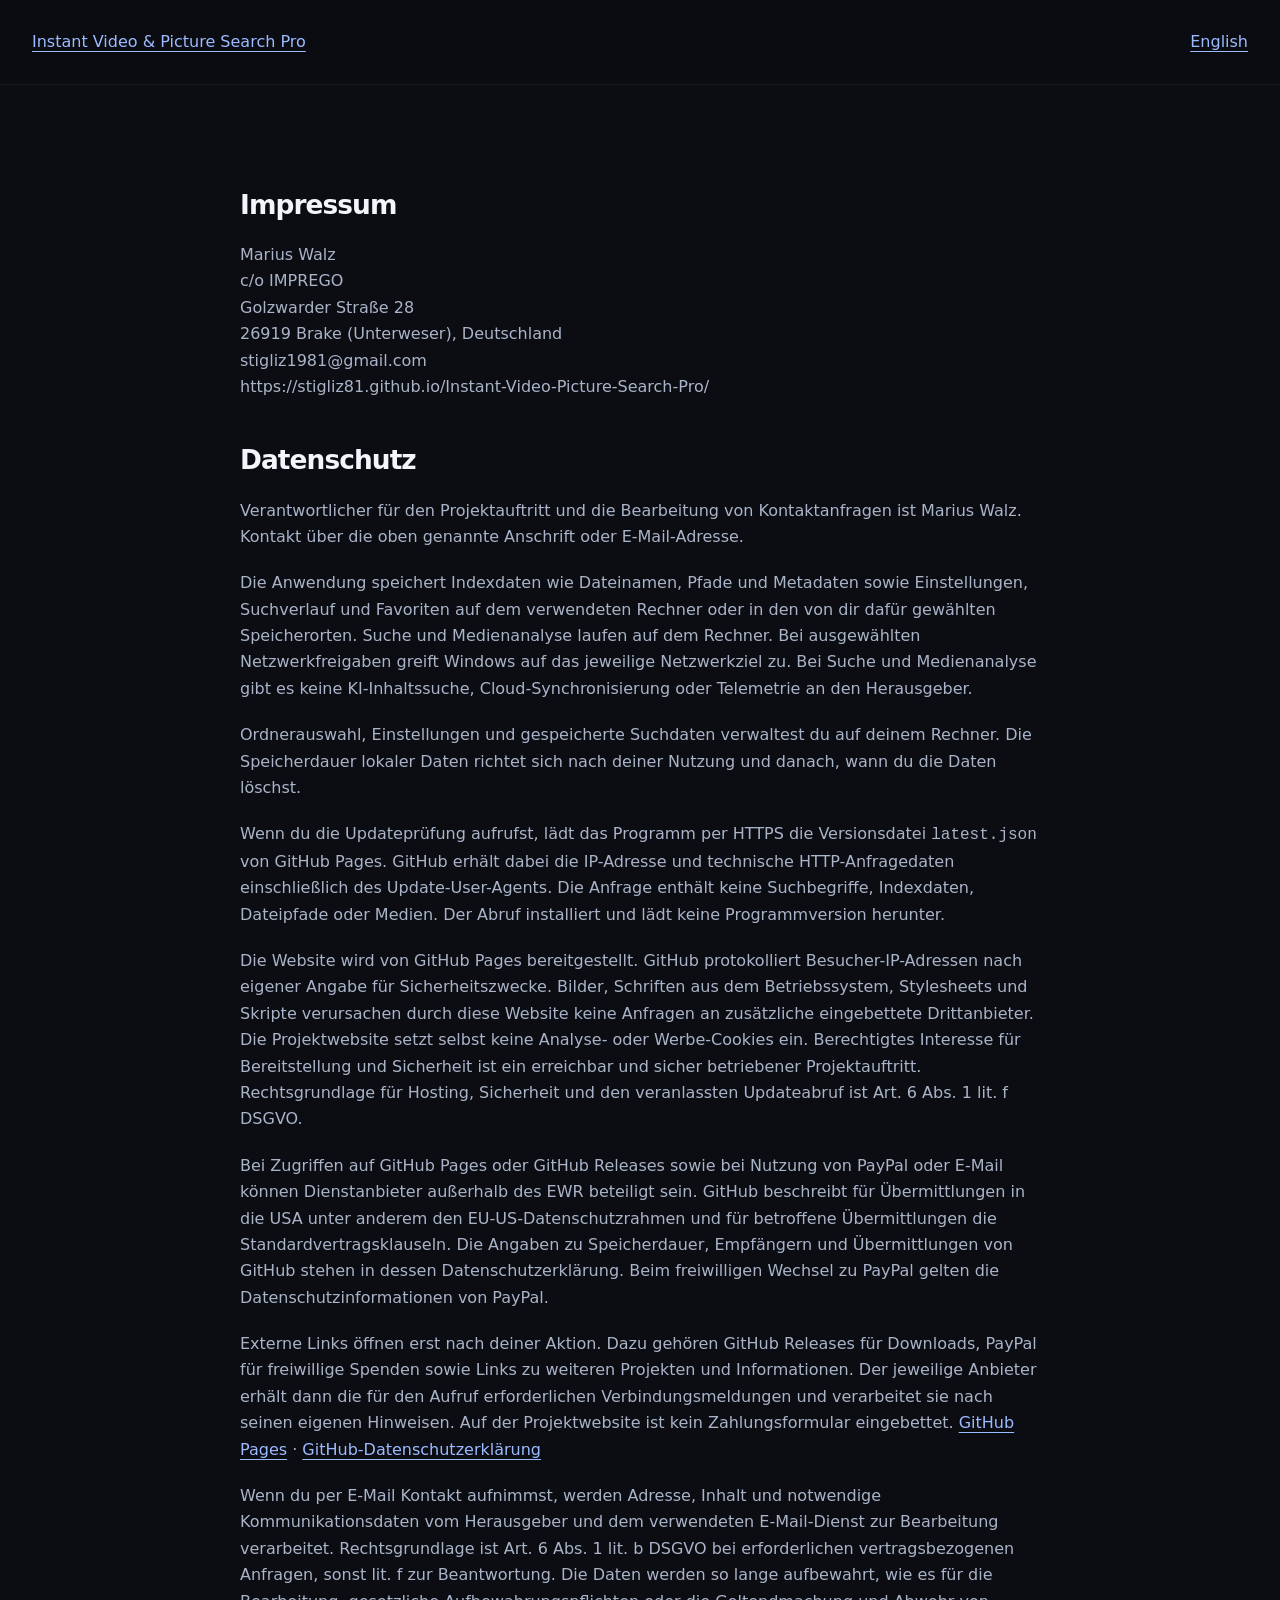
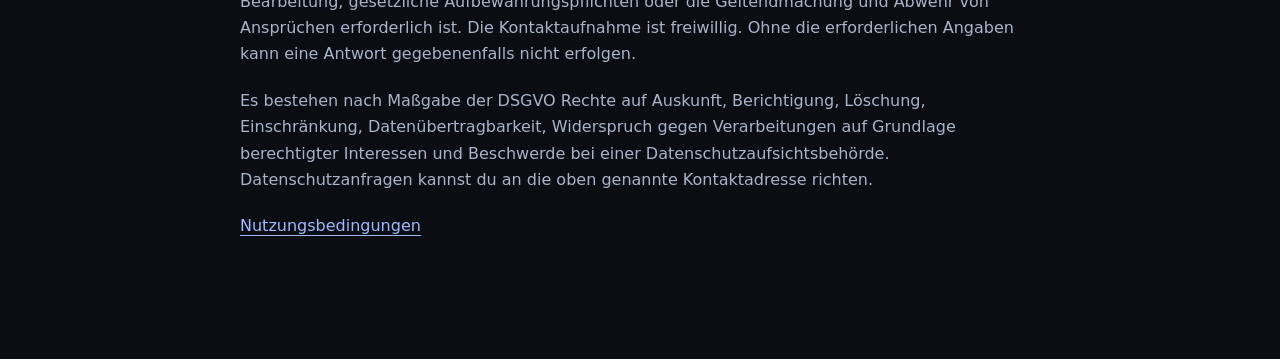
<file: docs/de/legal.html>
<!doctype html><html lang="de"><head><meta charset="utf-8"><meta name="viewport" content="width=device-width,initial-scale=1"><link rel="stylesheet" href="../assets/css/site.css"><link rel="icon" href="../favicon.ico"><title>Impressum und Datenschutz | Instant Video &amp; Picture Search Pro</title><link rel="canonical" href="https://stigliz81.github.io/Instant-Video-Picture-Search-Pro/de/legal.html"><link rel="alternate" hreflang="de" href="https://stigliz81.github.io/Instant-Video-Picture-Search-Pro/de/legal.html"><link rel="alternate" hreflang="en" href="https://stigliz81.github.io/Instant-Video-Picture-Search-Pro/en/legal.html"></head><body><header class="site-header"><div class="wrap header-inner"><a href="index.html">Instant Video &amp; Picture Search Pro</a><a href="../en/legal.html" lang="en" hreflang="en">English</a></div></header><main class="wrap legal-body"><h2>Impressum</h2>
<p>Marius Walz<br>
c/o IMPREGO<br>
Golzwarder Straße 28<br>
26919 Brake (Unterweser), Deutschland<br>
stigliz1981@gmail.com<br>
https://stigliz81.github.io/Instant-Video-Picture-Search-Pro/</p>
<h2 id="privacy">Datenschutz</h2>
<p>Verantwortlicher für den Projektauftritt und die Bearbeitung von Kontaktanfragen ist Marius Walz. Kontakt über die oben genannte Anschrift oder E-Mail-Adresse.</p>
<p>Die Anwendung speichert Indexdaten wie Dateinamen, Pfade und Metadaten sowie Einstellungen, Suchverlauf und Favoriten auf dem verwendeten Rechner oder in den von dir dafür gewählten Speicherorten. Suche und Medienanalyse laufen auf dem Rechner. Bei ausgewählten Netzwerkfreigaben greift Windows auf das jeweilige Netzwerkziel zu. Bei Suche und Medienanalyse gibt es keine KI-Inhaltssuche, Cloud-Synchronisierung oder Telemetrie an den Herausgeber.</p>
<p>Ordnerauswahl, Einstellungen und gespeicherte Suchdaten verwaltest du auf deinem Rechner. Die Speicherdauer lokaler Daten richtet sich nach deiner Nutzung und danach, wann du die Daten löschst.</p>
<p>Wenn du die Updateprüfung aufrufst, lädt das Programm per HTTPS die Versionsdatei <code>latest.json</code> von GitHub Pages. GitHub erhält dabei die IP-Adresse und technische HTTP-Anfragedaten einschließlich des Update-User-Agents. Die Anfrage enthält keine Suchbegriffe, Indexdaten, Dateipfade oder Medien. Der Abruf installiert und lädt keine Programmversion herunter.</p>
<p>Die Website wird von GitHub Pages bereitgestellt. GitHub protokolliert Besucher-IP-Adressen nach eigener Angabe für Sicherheitszwecke. Bilder, Schriften aus dem Betriebssystem, Stylesheets und Skripte verursachen durch diese Website keine Anfragen an zusätzliche eingebettete Drittanbieter. Die Projektwebsite setzt selbst keine Analyse- oder Werbe-Cookies ein. Berechtigtes Interesse für Bereitstellung und Sicherheit ist ein erreichbar und sicher betriebener Projektauftritt. Rechtsgrundlage für Hosting, Sicherheit und den veranlassten Updateabruf ist Art. 6 Abs. 1 lit. f DSGVO.</p>
<p>Bei Zugriffen auf GitHub Pages oder GitHub Releases sowie bei Nutzung von PayPal oder E-Mail können Dienstanbieter außerhalb des EWR beteiligt sein. GitHub beschreibt für Übermittlungen in die USA unter anderem den EU-US-Datenschutzrahmen und für betroffene Übermittlungen die Standardvertragsklauseln. Die Angaben zu Speicherdauer, Empfängern und Übermittlungen von GitHub stehen in dessen Datenschutzerklärung. Beim freiwilligen Wechsel zu PayPal gelten die Datenschutzinformationen von PayPal.</p>
<p>Externe Links öffnen erst nach deiner Aktion. Dazu gehören GitHub Releases für Downloads, PayPal für freiwillige Spenden sowie Links zu weiteren Projekten und Informationen. Der jeweilige Anbieter erhält dann die für den Aufruf erforderlichen Verbindungsmeldungen und verarbeitet sie nach seinen eigenen Hinweisen. Auf der Projektwebsite ist kein Zahlungsformular eingebettet. <a href="https://docs.github.com/en/pages/getting-started-with-github-pages/what-is-github-pages">GitHub Pages</a> · <a href="https://docs.github.com/en/site-policy/privacy-policies/github-general-privacy-statement">GitHub-Datenschutzerklärung</a></p>
<p>Wenn du per E-Mail Kontakt aufnimmst, werden Adresse, Inhalt und notwendige Kommunikationsdaten vom Herausgeber und dem verwendeten E-Mail-Dienst zur Bearbeitung verarbeitet. Rechtsgrundlage ist Art. 6 Abs. 1 lit. b DSGVO bei erforderlichen vertragsbezogenen Anfragen, sonst lit. f zur Beantwortung. Die Daten werden so lange aufbewahrt, wie es für die Bearbeitung, gesetzliche Aufbewahrungspflichten oder die Geltendmachung und Abwehr von Ansprüchen erforderlich ist. Die Kontaktaufnahme ist freiwillig. Ohne die erforderlichen Angaben kann eine Antwort gegebenenfalls nicht erfolgen.</p>
<p>Es bestehen nach Maßgabe der DSGVO Rechte auf Auskunft, Berichtigung, Löschung, Einschränkung, Datenübertragbarkeit, Widerspruch gegen Verarbeitungen auf Grundlage berechtigter Interessen und Beschwerde bei einer Datenschutzaufsichtsbehörde. Datenschutzanfragen kannst du an die oben genannte Kontaktadresse richten.</p>
<p><a href="terms.html">Nutzungsbedingungen</a></p></main></body></html>
</file>
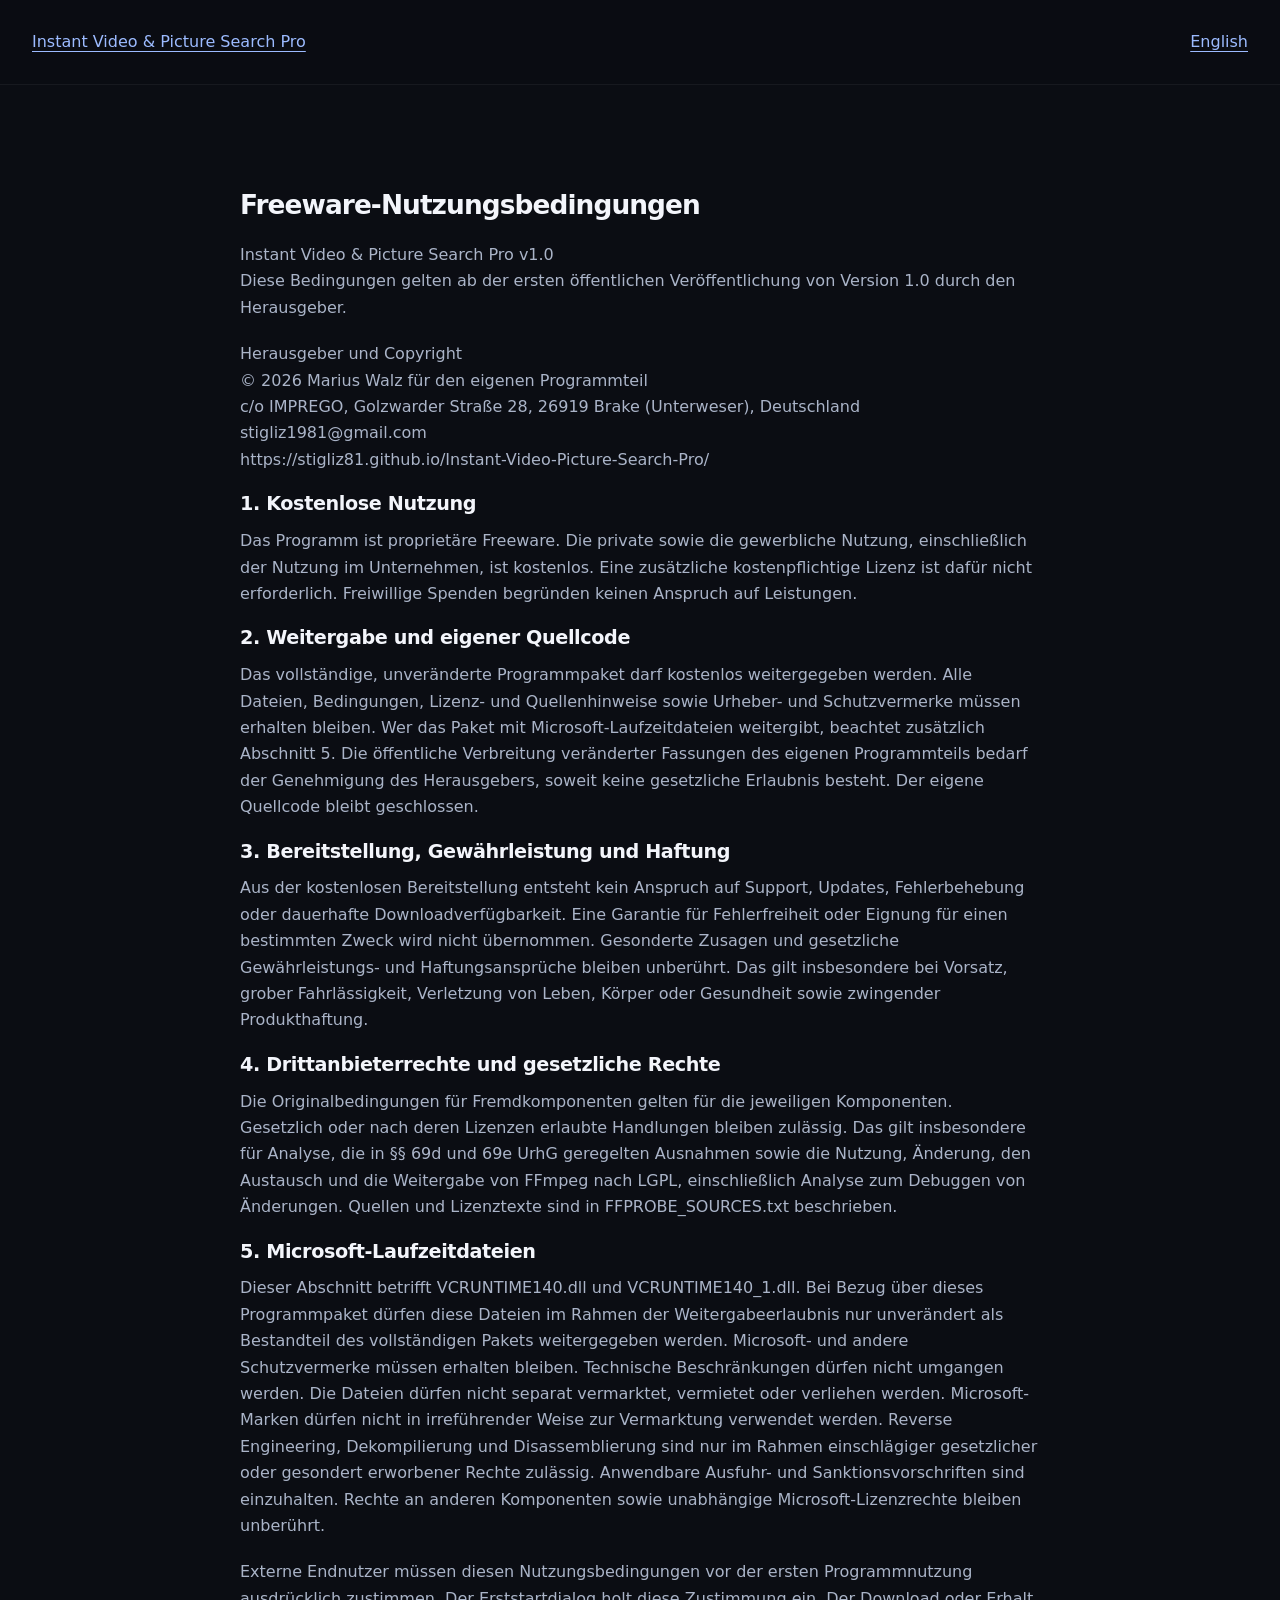
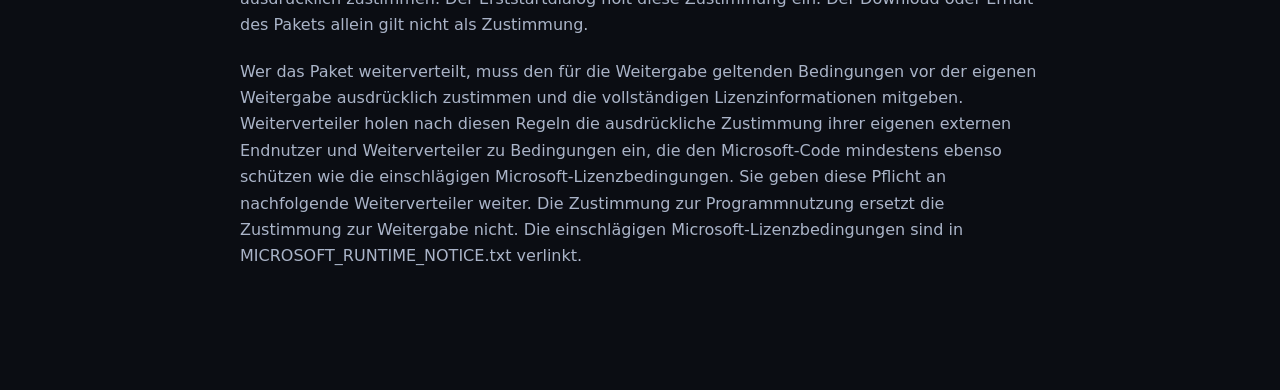
<file: docs/de/terms.html>
<!doctype html><html lang="de"><head><meta charset="utf-8"><meta name="viewport" content="width=device-width,initial-scale=1"><link rel="stylesheet" href="../assets/css/site.css"><link rel="icon" href="../favicon.ico"><title>Freeware-Nutzungsbedingungen | Instant Video &amp; Picture Search Pro</title><link rel="canonical" href="https://stigliz81.github.io/Instant-Video-Picture-Search-Pro/de/terms.html"><link rel="alternate" hreflang="de" href="https://stigliz81.github.io/Instant-Video-Picture-Search-Pro/de/terms.html"><link rel="alternate" hreflang="en" href="https://stigliz81.github.io/Instant-Video-Picture-Search-Pro/en/terms.html"></head><body><header class="site-header"><div class="wrap header-inner"><a href="index.html">Instant Video &amp; Picture Search Pro</a><a href="../en/terms.html" lang="en" hreflang="en">English</a></div></header><main class="wrap legal-body">
<h2>Freeware-Nutzungsbedingungen</h2>
<p>Instant Video &amp; Picture Search Pro v1.0<br>Diese Bedingungen gelten ab der ersten öffentlichen Veröffentlichung von Version 1.0 durch den Herausgeber.</p>
<p>Herausgeber und Copyright<br>
© 2026 Marius Walz für den eigenen Programmteil<br>
c/o IMPREGO, Golzwarder Straße 28, 26919 Brake (Unterweser), Deutschland<br>
stigliz1981@gmail.com<br>
https://stigliz81.github.io/Instant-Video-Picture-Search-Pro/</p>
<h3>1. Kostenlose Nutzung</h3>
<p>Das Programm ist proprietäre Freeware. Die private sowie die gewerbliche Nutzung, einschließlich der Nutzung im Unternehmen, ist kostenlos. Eine zusätzliche kostenpflichtige Lizenz ist dafür nicht erforderlich. Freiwillige Spenden begründen keinen Anspruch auf Leistungen.</p>
<h3>2. Weitergabe und eigener Quellcode</h3>
<p>Das vollständige, unveränderte Programmpaket darf kostenlos weitergegeben werden. Alle Dateien, Bedingungen, Lizenz- und Quellenhinweise sowie Urheber- und Schutzvermerke müssen erhalten bleiben. Wer das Paket mit Microsoft-Laufzeitdateien weitergibt, beachtet zusätzlich Abschnitt 5. Die öffentliche Verbreitung veränderter Fassungen des eigenen Programmteils bedarf der Genehmigung des Herausgebers, soweit keine gesetzliche Erlaubnis besteht. Der eigene Quellcode bleibt geschlossen.</p>
<h3>3. Bereitstellung, Gewährleistung und Haftung</h3>
<p>Aus der kostenlosen Bereitstellung entsteht kein Anspruch auf Support, Updates, Fehlerbehebung oder dauerhafte Downloadverfügbarkeit. Eine Garantie für Fehlerfreiheit oder Eignung für einen bestimmten Zweck wird nicht übernommen. Gesonderte Zusagen und gesetzliche Gewährleistungs- und Haftungsansprüche bleiben unberührt. Das gilt insbesondere bei Vorsatz, grober Fahrlässigkeit, Verletzung von Leben, Körper oder Gesundheit sowie zwingender Produkthaftung.</p>
<h3>4. Drittanbieterrechte und gesetzliche Rechte</h3>
<p>Die Originalbedingungen für Fremdkomponenten gelten für die jeweiligen Komponenten. Gesetzlich oder nach deren Lizenzen erlaubte Handlungen bleiben zulässig. Das gilt insbesondere für Analyse, die in §§ 69d und 69e UrhG geregelten Ausnahmen sowie die Nutzung, Änderung, den Austausch und die Weitergabe von FFmpeg nach LGPL, einschließlich Analyse zum Debuggen von Änderungen. Quellen und Lizenztexte sind in FFPROBE_SOURCES.txt beschrieben.</p>
<h3>5. Microsoft-Laufzeitdateien</h3>
<p>Dieser Abschnitt betrifft VCRUNTIME140.dll und VCRUNTIME140_1.dll. Bei Bezug über dieses Programmpaket dürfen diese Dateien im Rahmen der Weitergabeerlaubnis nur unverändert als Bestandteil des vollständigen Pakets weitergegeben werden. Microsoft- und andere Schutzvermerke müssen erhalten bleiben. Technische Beschränkungen dürfen nicht umgangen werden. Die Dateien dürfen nicht separat vermarktet, vermietet oder verliehen werden. Microsoft-Marken dürfen nicht in irreführender Weise zur Vermarktung verwendet werden. Reverse Engineering, Dekompilierung und Disassemblierung sind nur im Rahmen einschlägiger gesetzlicher oder gesondert erworbener Rechte zulässig. Anwendbare Ausfuhr- und Sanktionsvorschriften sind einzuhalten. Rechte an anderen Komponenten sowie unabhängige Microsoft-Lizenzrechte bleiben unberührt.</p>
<p>Externe Endnutzer müssen diesen Nutzungsbedingungen vor der ersten Programmnutzung ausdrücklich zustimmen. Der Erststartdialog holt diese Zustimmung ein. Der Download oder Erhalt des Pakets allein gilt nicht als Zustimmung.</p>
<p>Wer das Paket weiterverteilt, muss den für die Weitergabe geltenden Bedingungen vor der eigenen Weitergabe ausdrücklich zustimmen und die vollständigen Lizenzinformationen mitgeben. Weiterverteiler holen nach diesen Regeln die ausdrückliche Zustimmung ihrer eigenen externen Endnutzer und Weiterverteiler zu Bedingungen ein, die den Microsoft-Code mindestens ebenso schützen wie die einschlägigen Microsoft-Lizenzbedingungen. Sie geben diese Pflicht an nachfolgende Weiterverteiler weiter. Die Zustimmung zur Programmnutzung ersetzt die Zustimmung zur Weitergabe nicht. Die einschlägigen Microsoft-Lizenzbedingungen sind in MICROSOFT_RUNTIME_NOTICE.txt verlinkt.</p>
</main></body></html>
</file>
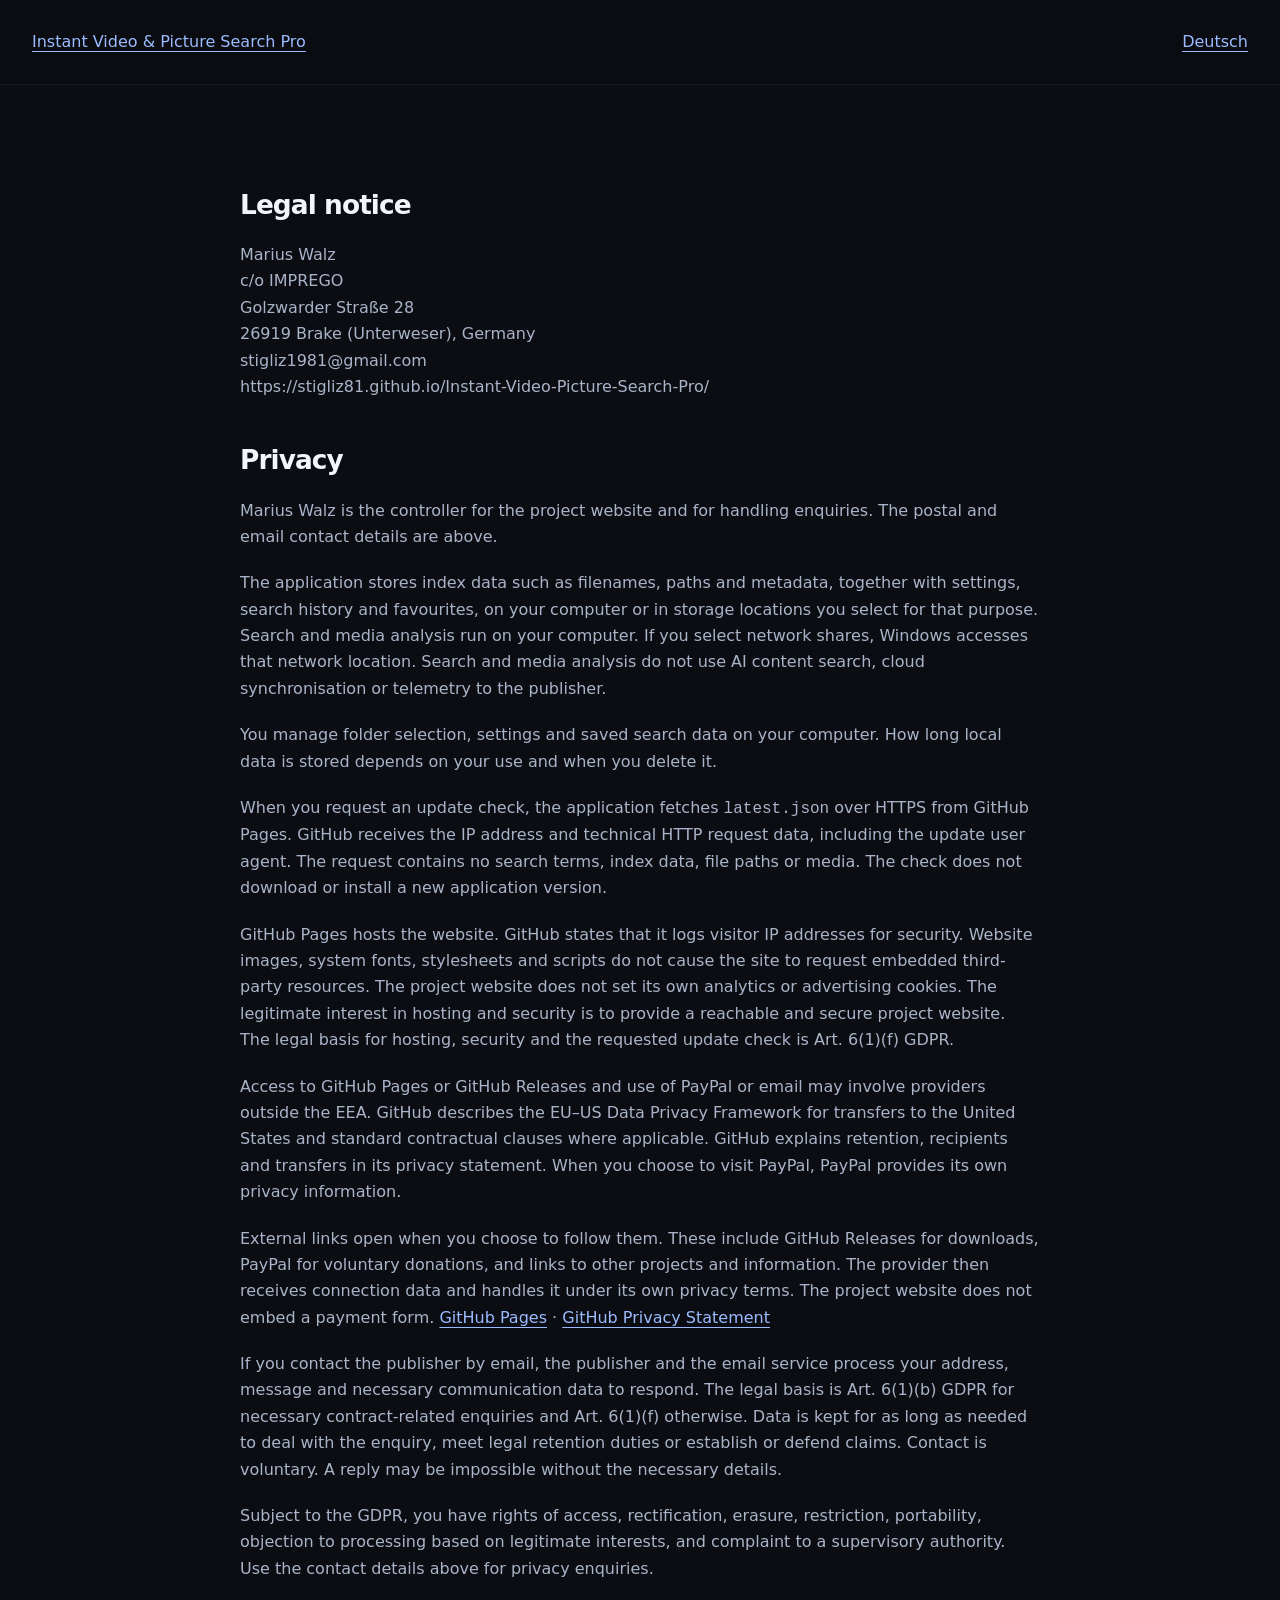
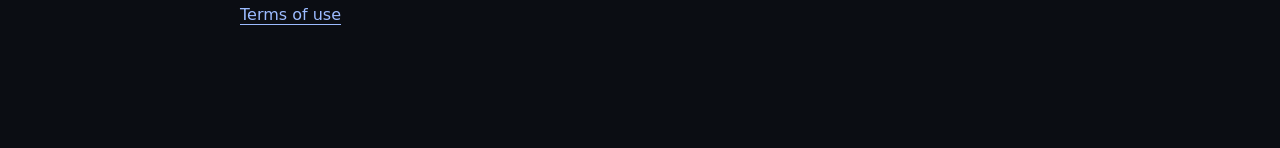
<file: docs/en/legal.html>
<!doctype html><html lang="en"><head><meta charset="utf-8"><meta name="viewport" content="width=device-width,initial-scale=1"><link rel="stylesheet" href="../assets/css/site.css"><link rel="icon" href="../favicon.ico"><title>Legal notice and privacy | Instant Video &amp; Picture Search Pro</title><link rel="canonical" href="https://stigliz81.github.io/Instant-Video-Picture-Search-Pro/en/legal.html"><link rel="alternate" hreflang="de" href="https://stigliz81.github.io/Instant-Video-Picture-Search-Pro/de/legal.html"><link rel="alternate" hreflang="en" href="https://stigliz81.github.io/Instant-Video-Picture-Search-Pro/en/legal.html"></head><body><header class="site-header"><div class="wrap header-inner"><a href="index.html">Instant Video &amp; Picture Search Pro</a><a href="../de/legal.html" lang="de" hreflang="de">Deutsch</a></div></header><main class="wrap legal-body"><h2>Legal notice</h2>
<p>Marius Walz<br>
c/o IMPREGO<br>
Golzwarder Straße 28<br>
26919 Brake (Unterweser), Germany<br>
stigliz1981@gmail.com<br>
https://stigliz81.github.io/Instant-Video-Picture-Search-Pro/</p>
<h2 id="privacy">Privacy</h2>
<p>Marius Walz is the controller for the project website and for handling enquiries. The postal and email contact details are above.</p>
<p>The application stores index data such as filenames, paths and metadata, together with settings, search history and favourites, on your computer or in storage locations you select for that purpose. Search and media analysis run on your computer. If you select network shares, Windows accesses that network location. Search and media analysis do not use AI content search, cloud synchronisation or telemetry to the publisher.</p>
<p>You manage folder selection, settings and saved search data on your computer. How long local data is stored depends on your use and when you delete it.</p>
<p>When you request an update check, the application fetches <code>latest.json</code> over HTTPS from GitHub Pages. GitHub receives the IP address and technical HTTP request data, including the update user agent. The request contains no search terms, index data, file paths or media. The check does not download or install a new application version.</p>
<p>GitHub Pages hosts the website. GitHub states that it logs visitor IP addresses for security. Website images, system fonts, stylesheets and scripts do not cause the site to request embedded third-party resources. The project website does not set its own analytics or advertising cookies. The legitimate interest in hosting and security is to provide a reachable and secure project website. The legal basis for hosting, security and the requested update check is Art. 6(1)(f) GDPR.</p>
<p>Access to GitHub Pages or GitHub Releases and use of PayPal or email may involve providers outside the EEA. GitHub describes the EU–US Data Privacy Framework for transfers to the United States and standard contractual clauses where applicable. GitHub explains retention, recipients and transfers in its privacy statement. When you choose to visit PayPal, PayPal provides its own privacy information.</p>
<p>External links open when you choose to follow them. These include GitHub Releases for downloads, PayPal for voluntary donations, and links to other projects and information. The provider then receives connection data and handles it under its own privacy terms. The project website does not embed a payment form. <a href="https://docs.github.com/en/pages/getting-started-with-github-pages/what-is-github-pages">GitHub Pages</a> · <a href="https://docs.github.com/en/site-policy/privacy-policies/github-general-privacy-statement">GitHub Privacy Statement</a></p>
<p>If you contact the publisher by email, the publisher and the email service process your address, message and necessary communication data to respond. The legal basis is Art. 6(1)(b) GDPR for necessary contract-related enquiries and Art. 6(1)(f) otherwise. Data is kept for as long as needed to deal with the enquiry, meet legal retention duties or establish or defend claims. Contact is voluntary. A reply may be impossible without the necessary details.</p>
<p>Subject to the GDPR, you have rights of access, rectification, erasure, restriction, portability, objection to processing based on legitimate interests, and complaint to a supervisory authority. Use the contact details above for privacy enquiries.</p>
<p><a href="terms.html">Terms of use</a></p></main></body></html>
</file>
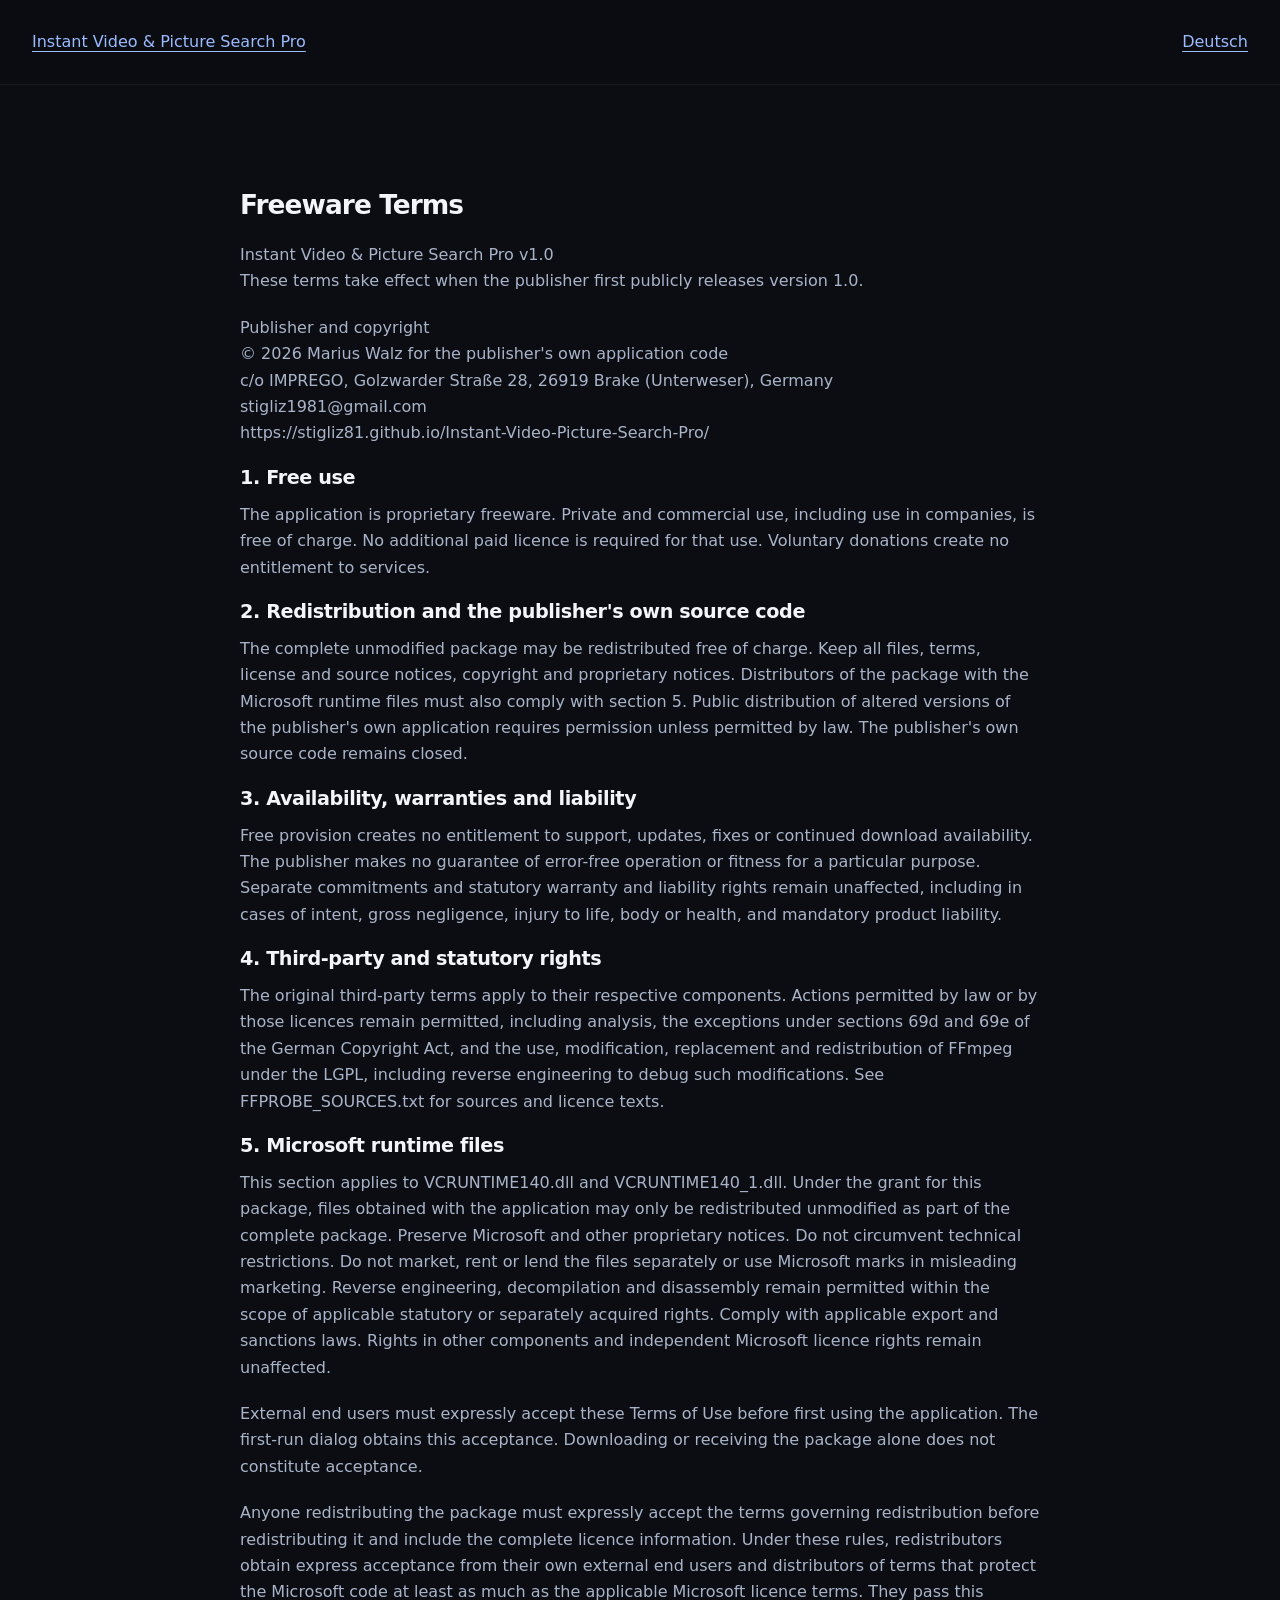
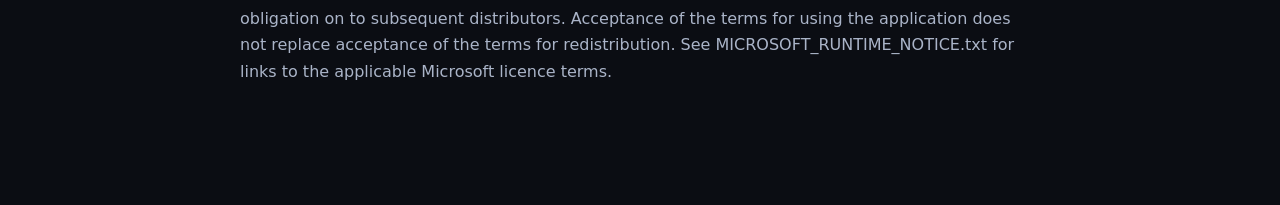
<file: docs/en/terms.html>
<!doctype html><html lang="en"><head><meta charset="utf-8"><meta name="viewport" content="width=device-width,initial-scale=1"><link rel="stylesheet" href="../assets/css/site.css"><link rel="icon" href="../favicon.ico"><title>Freeware Terms | Instant Video &amp; Picture Search Pro</title><link rel="canonical" href="https://stigliz81.github.io/Instant-Video-Picture-Search-Pro/en/terms.html"><link rel="alternate" hreflang="de" href="https://stigliz81.github.io/Instant-Video-Picture-Search-Pro/de/terms.html"><link rel="alternate" hreflang="en" href="https://stigliz81.github.io/Instant-Video-Picture-Search-Pro/en/terms.html"></head><body><header class="site-header"><div class="wrap header-inner"><a href="index.html">Instant Video &amp; Picture Search Pro</a><a href="../de/terms.html" lang="de" hreflang="de">Deutsch</a></div></header><main class="wrap legal-body">
<h2>Freeware Terms</h2>
<p>Instant Video &amp; Picture Search Pro v1.0<br>These terms take effect when the publisher first publicly releases version 1.0.</p>
<p>Publisher and copyright<br>
© 2026 Marius Walz for the publisher&#x27;s own application code<br>
c/o IMPREGO, Golzwarder Straße 28, 26919 Brake (Unterweser), Germany<br>
stigliz1981@gmail.com<br>
https://stigliz81.github.io/Instant-Video-Picture-Search-Pro/</p>
<h3>1. Free use</h3>
<p>The application is proprietary freeware. Private and commercial use, including use in companies, is free of charge. No additional paid licence is required for that use. Voluntary donations create no entitlement to services.</p>
<h3>2. Redistribution and the publisher&#x27;s own source code</h3>
<p>The complete unmodified package may be redistributed free of charge. Keep all files, terms, license and source notices, copyright and proprietary notices. Distributors of the package with the Microsoft runtime files must also comply with section 5. Public distribution of altered versions of the publisher&#x27;s own application requires permission unless permitted by law. The publisher&#x27;s own source code remains closed.</p>
<h3>3. Availability, warranties and liability</h3>
<p>Free provision creates no entitlement to support, updates, fixes or continued download availability. The publisher makes no guarantee of error-free operation or fitness for a particular purpose. Separate commitments and statutory warranty and liability rights remain unaffected, including in cases of intent, gross negligence, injury to life, body or health, and mandatory product liability.</p>
<h3>4. Third-party and statutory rights</h3>
<p>The original third-party terms apply to their respective components. Actions permitted by law or by those licences remain permitted, including analysis, the exceptions under sections 69d and 69e of the German Copyright Act, and the use, modification, replacement and redistribution of FFmpeg under the LGPL, including reverse engineering to debug such modifications. See FFPROBE_SOURCES.txt for sources and licence texts.</p>
<h3>5. Microsoft runtime files</h3>
<p>This section applies to VCRUNTIME140.dll and VCRUNTIME140_1.dll. Under the grant for this package, files obtained with the application may only be redistributed unmodified as part of the complete package. Preserve Microsoft and other proprietary notices. Do not circumvent technical restrictions. Do not market, rent or lend the files separately or use Microsoft marks in misleading marketing. Reverse engineering, decompilation and disassembly remain permitted within the scope of applicable statutory or separately acquired rights. Comply with applicable export and sanctions laws. Rights in other components and independent Microsoft licence rights remain unaffected.</p>
<p>External end users must expressly accept these Terms of Use before first using the application. The first-run dialog obtains this acceptance. Downloading or receiving the package alone does not constitute acceptance.</p>
<p>Anyone redistributing the package must expressly accept the terms governing redistribution before redistributing it and include the complete licence information. Under these rules, redistributors obtain express acceptance from their own external end users and distributors of terms that protect the Microsoft code at least as much as the applicable Microsoft licence terms. They pass this obligation on to subsequent distributors. Acceptance of the terms for using the application does not replace acceptance of the terms for redistribution. See MICROSOFT_RUNTIME_NOTICE.txt for links to the applicable Microsoft licence terms.</p>
</main></body></html>
</file>
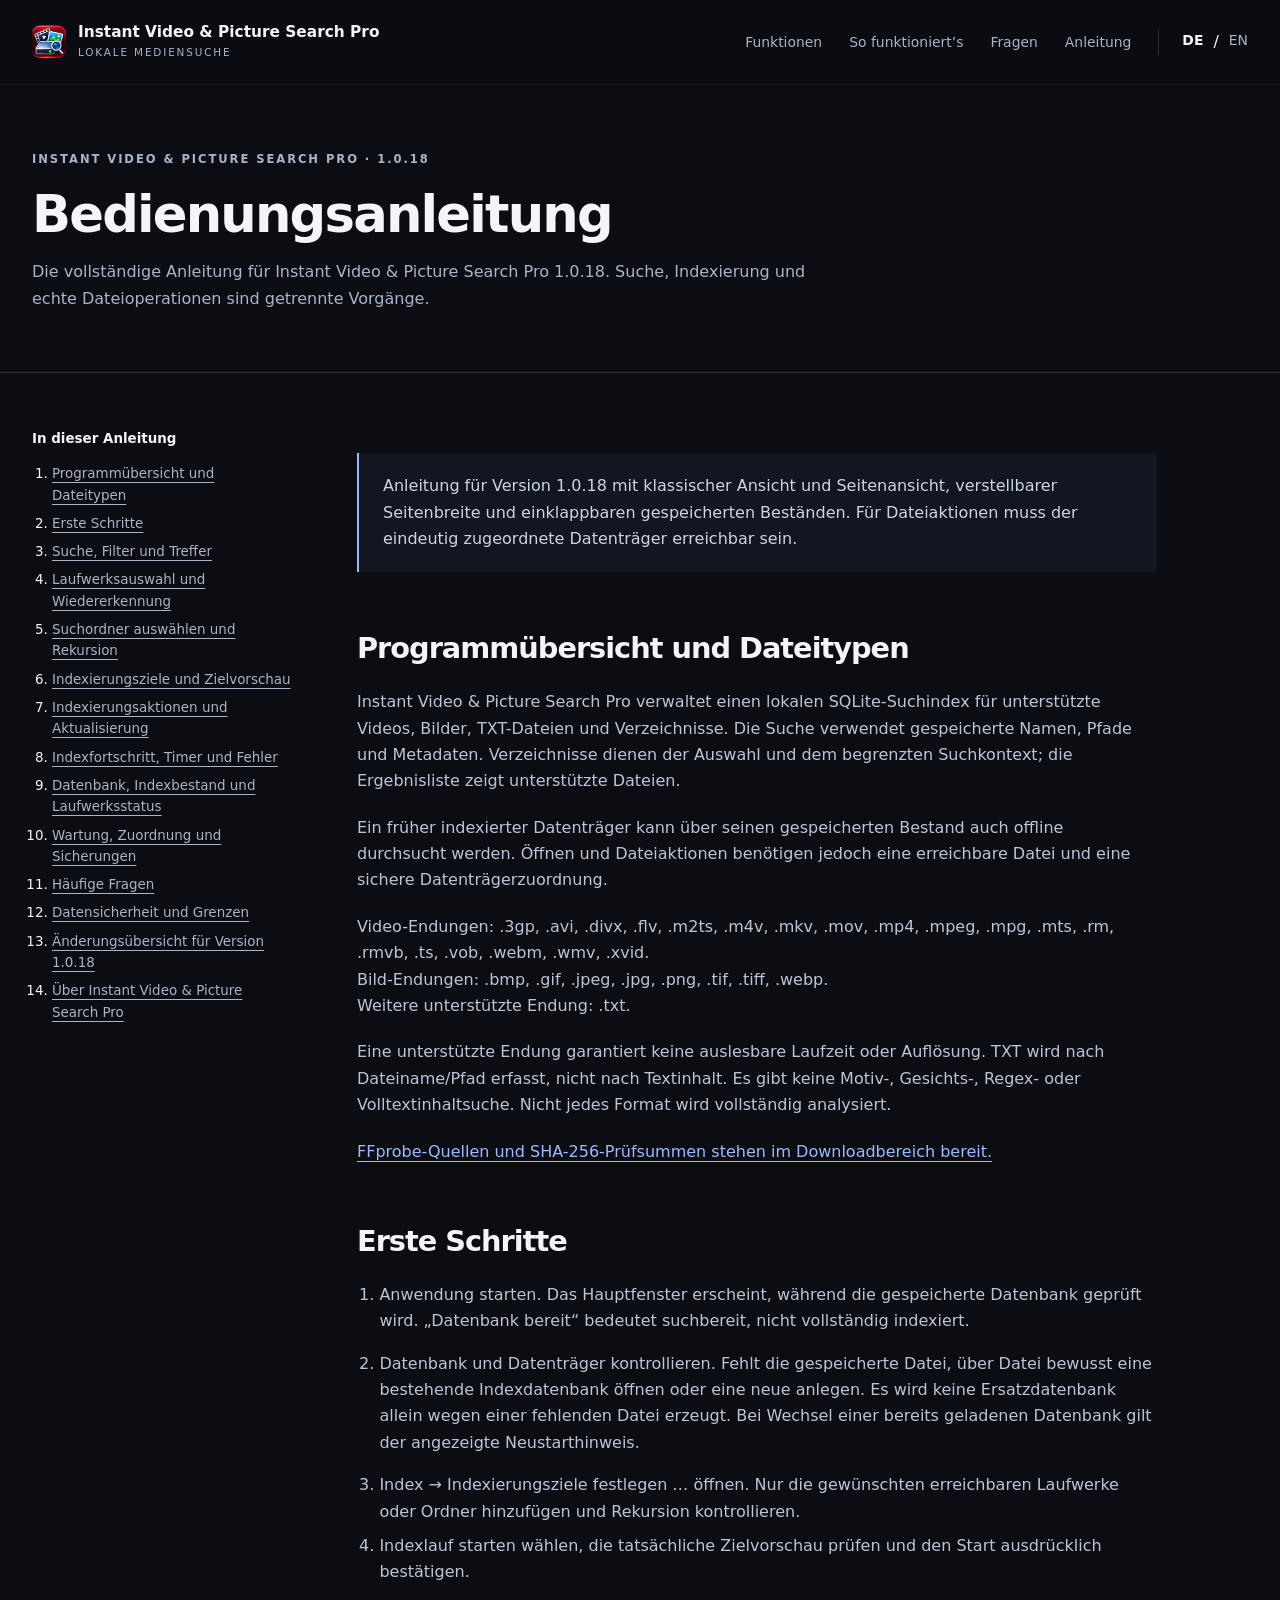
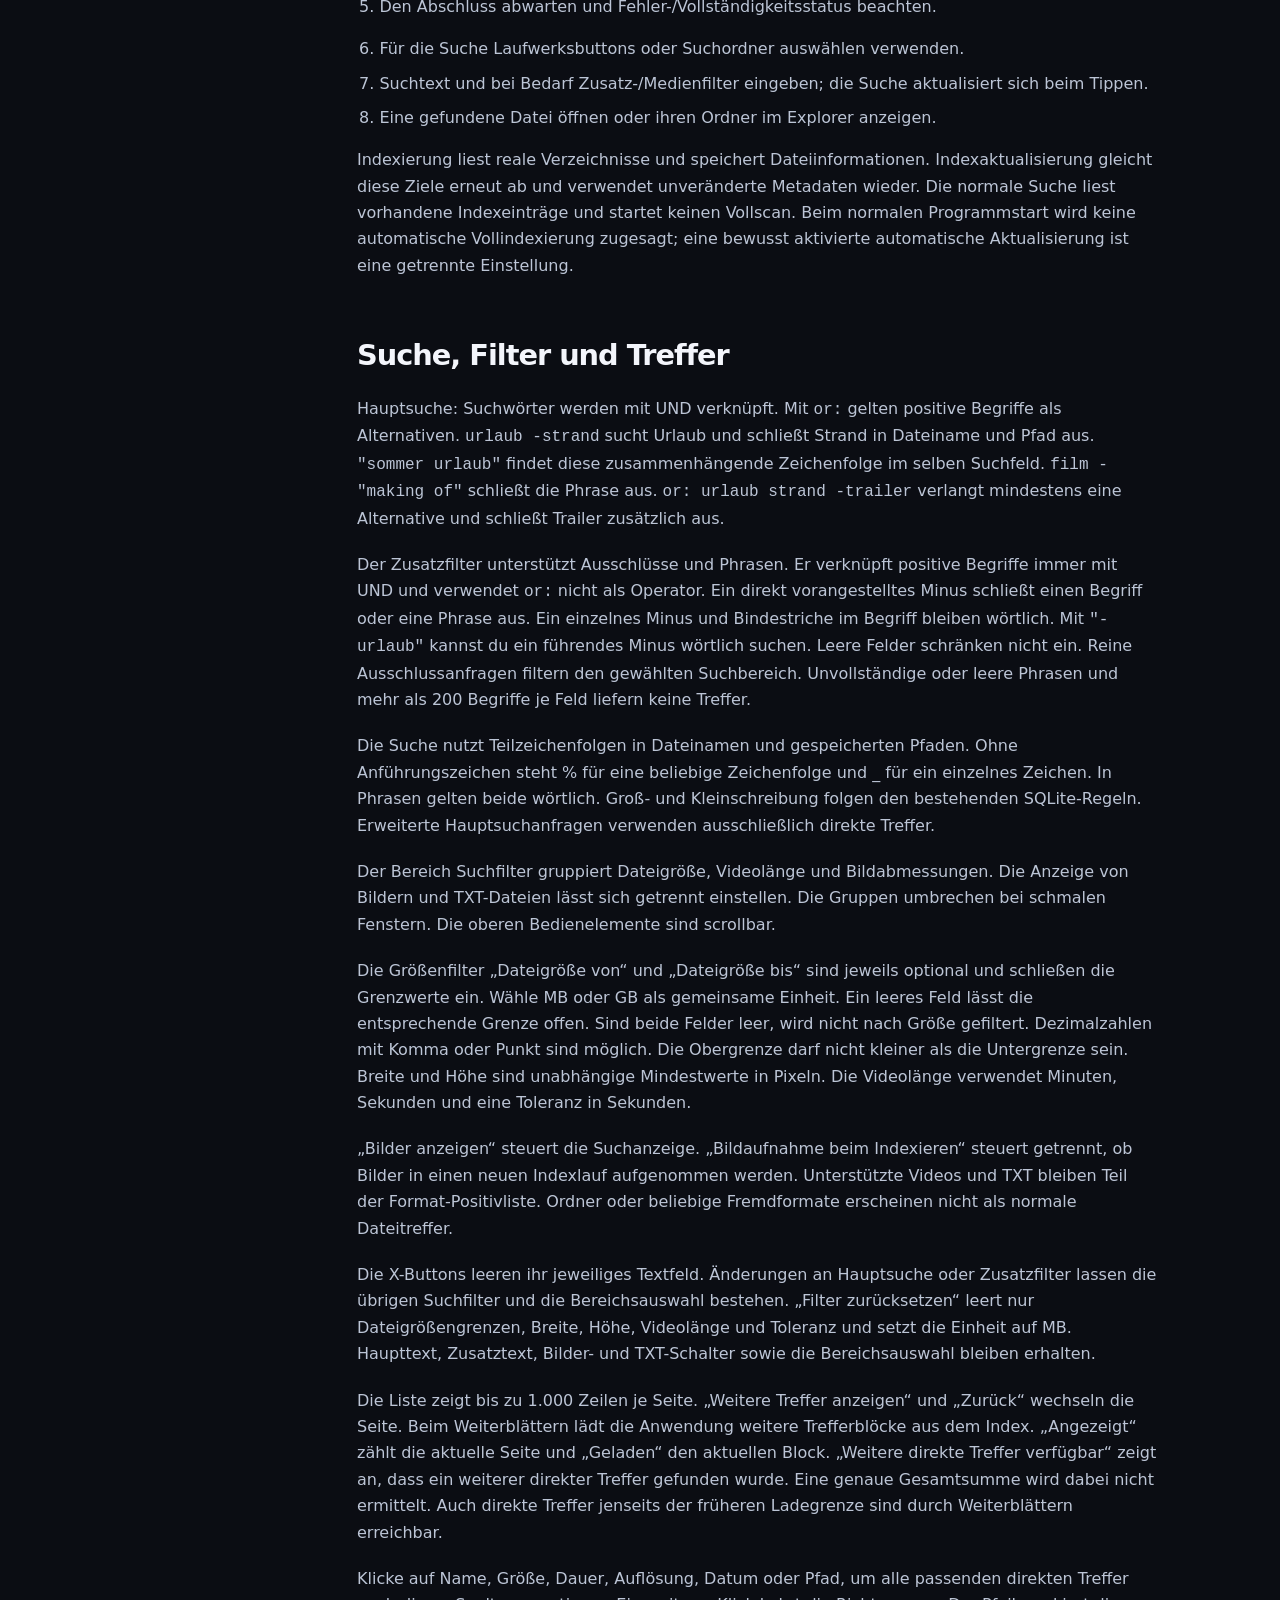
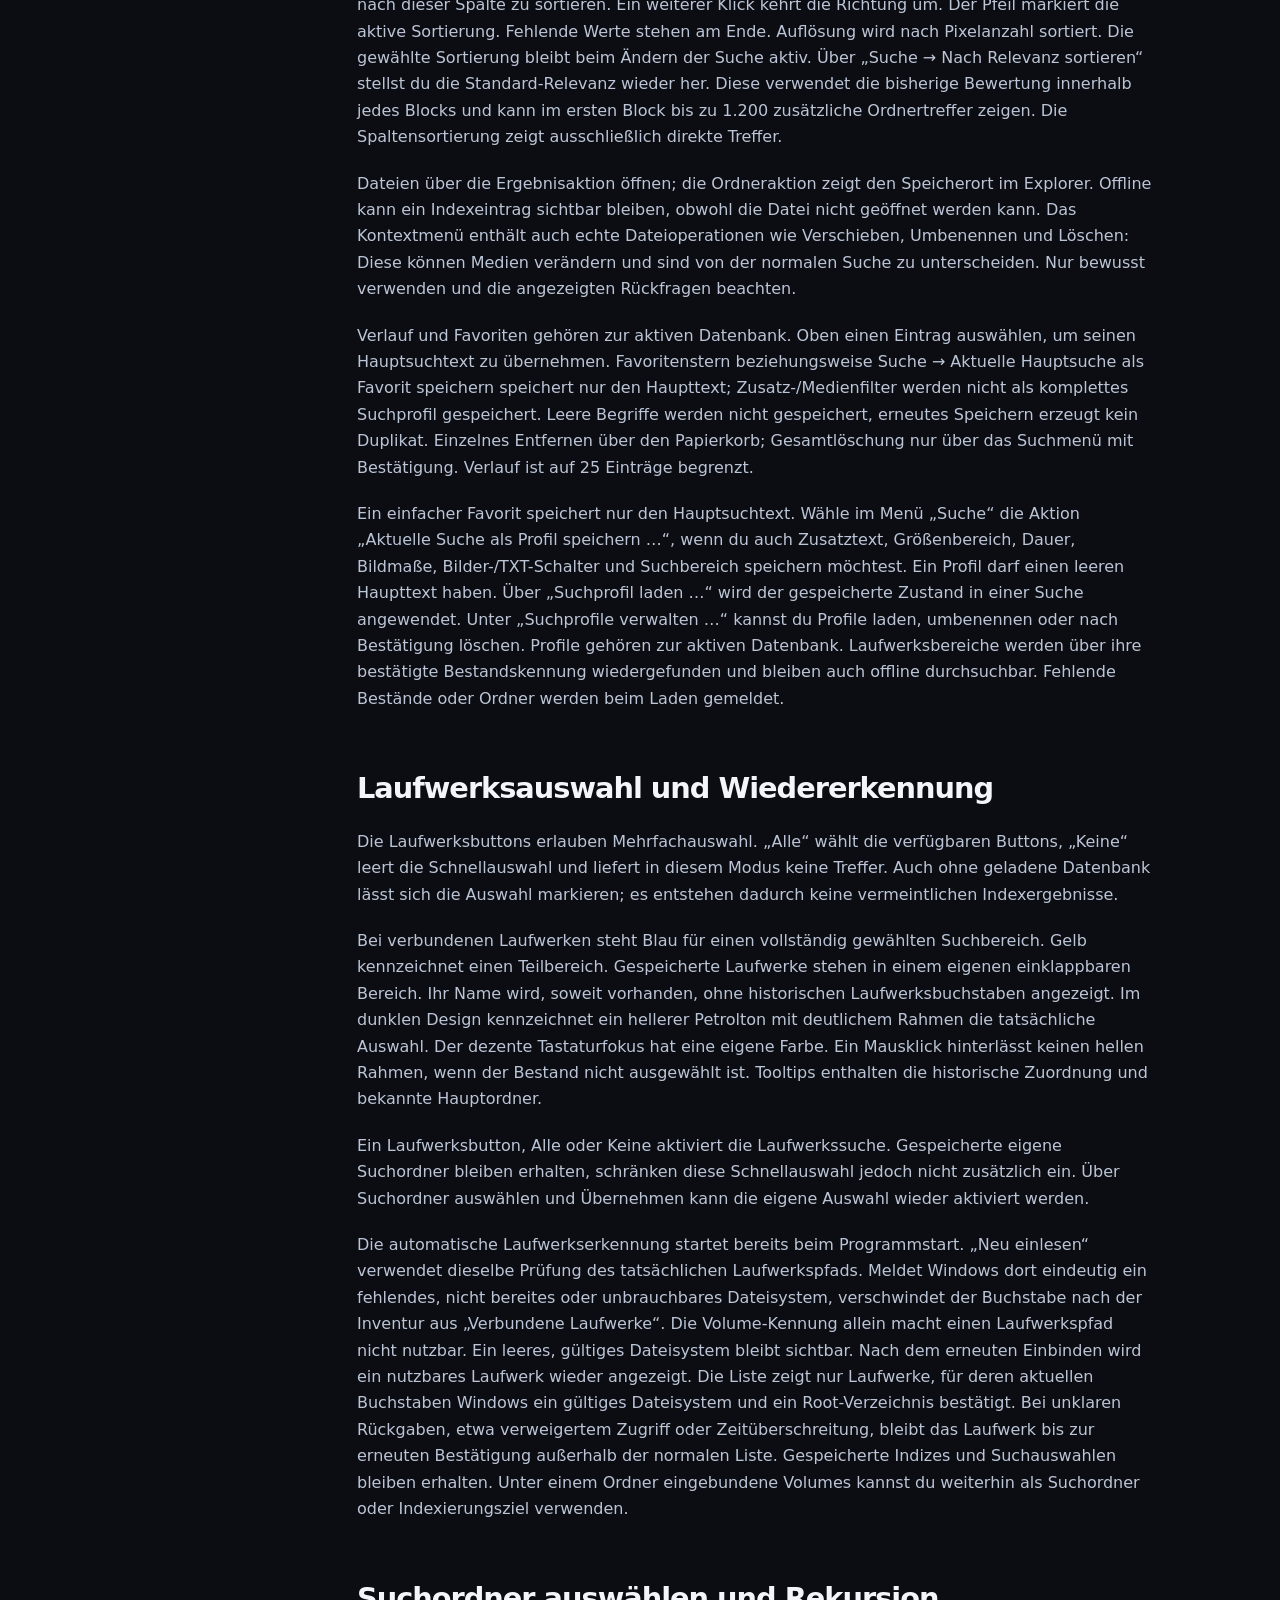
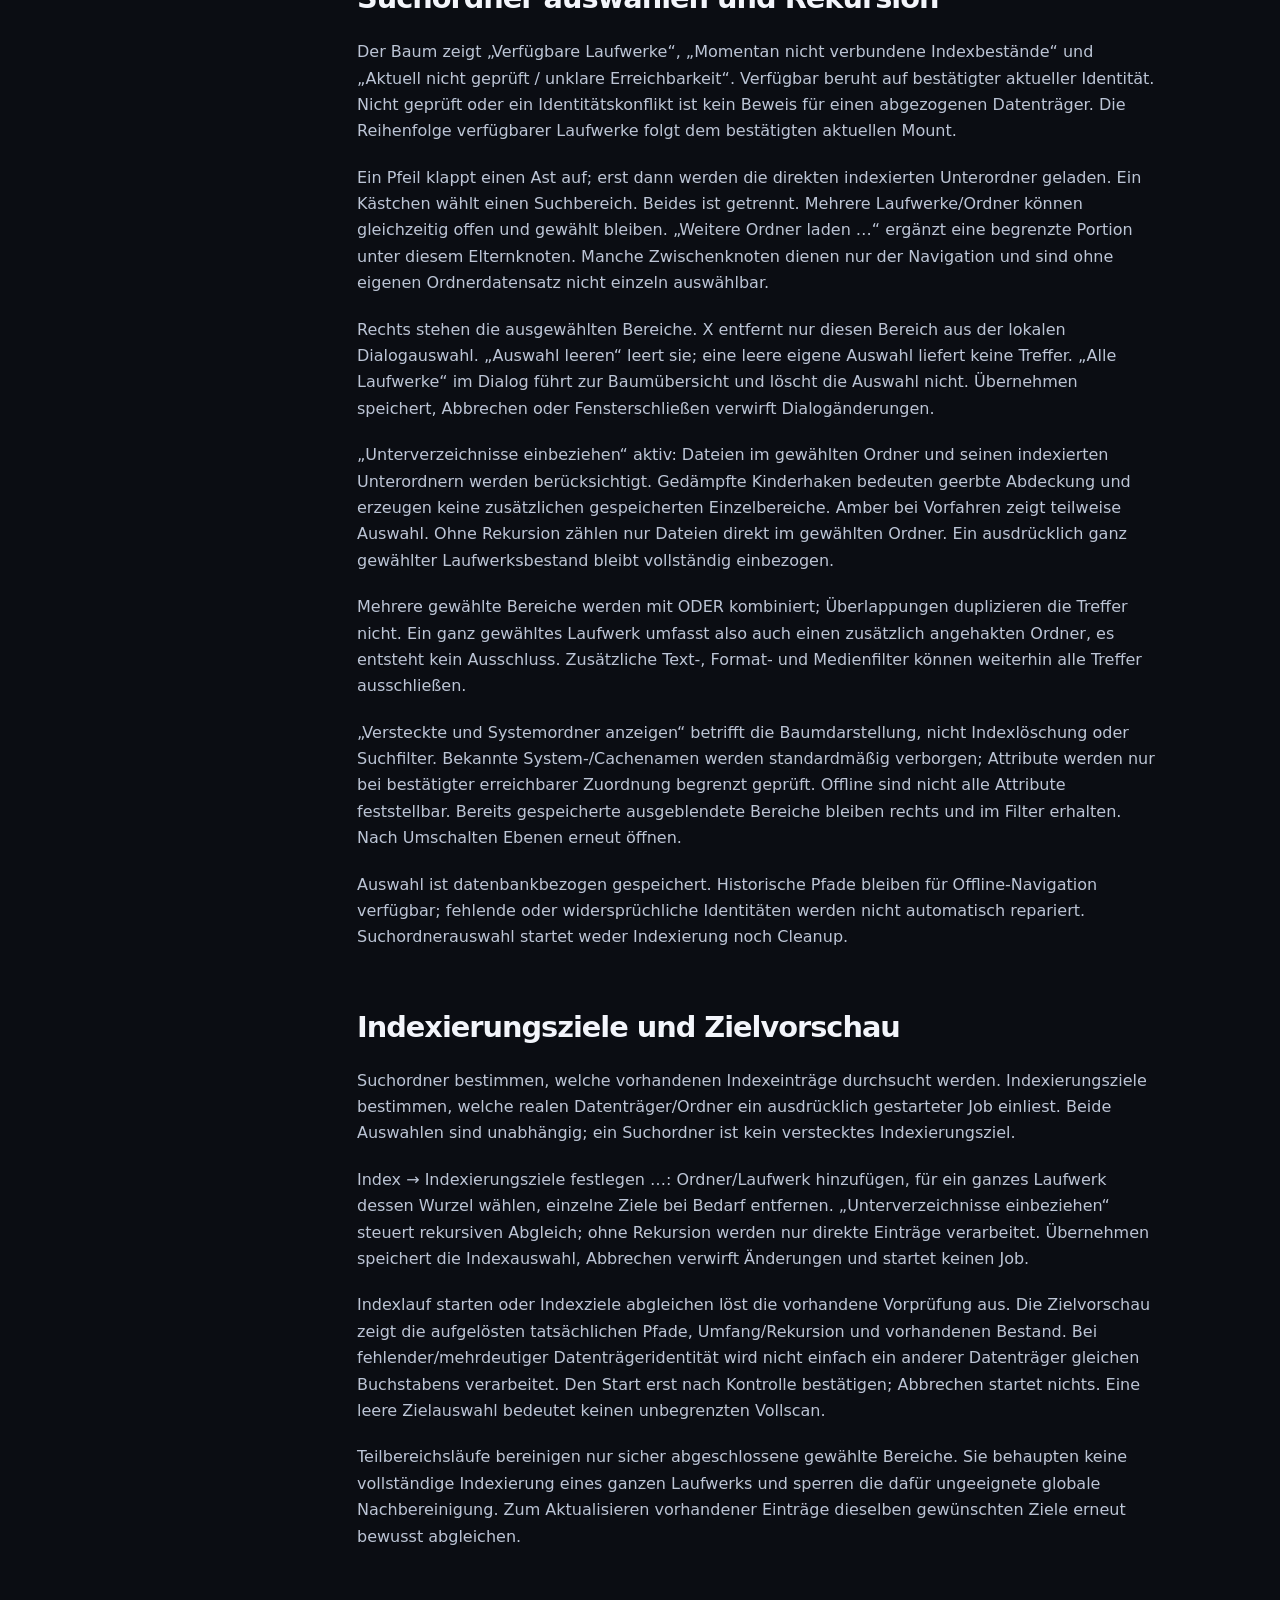
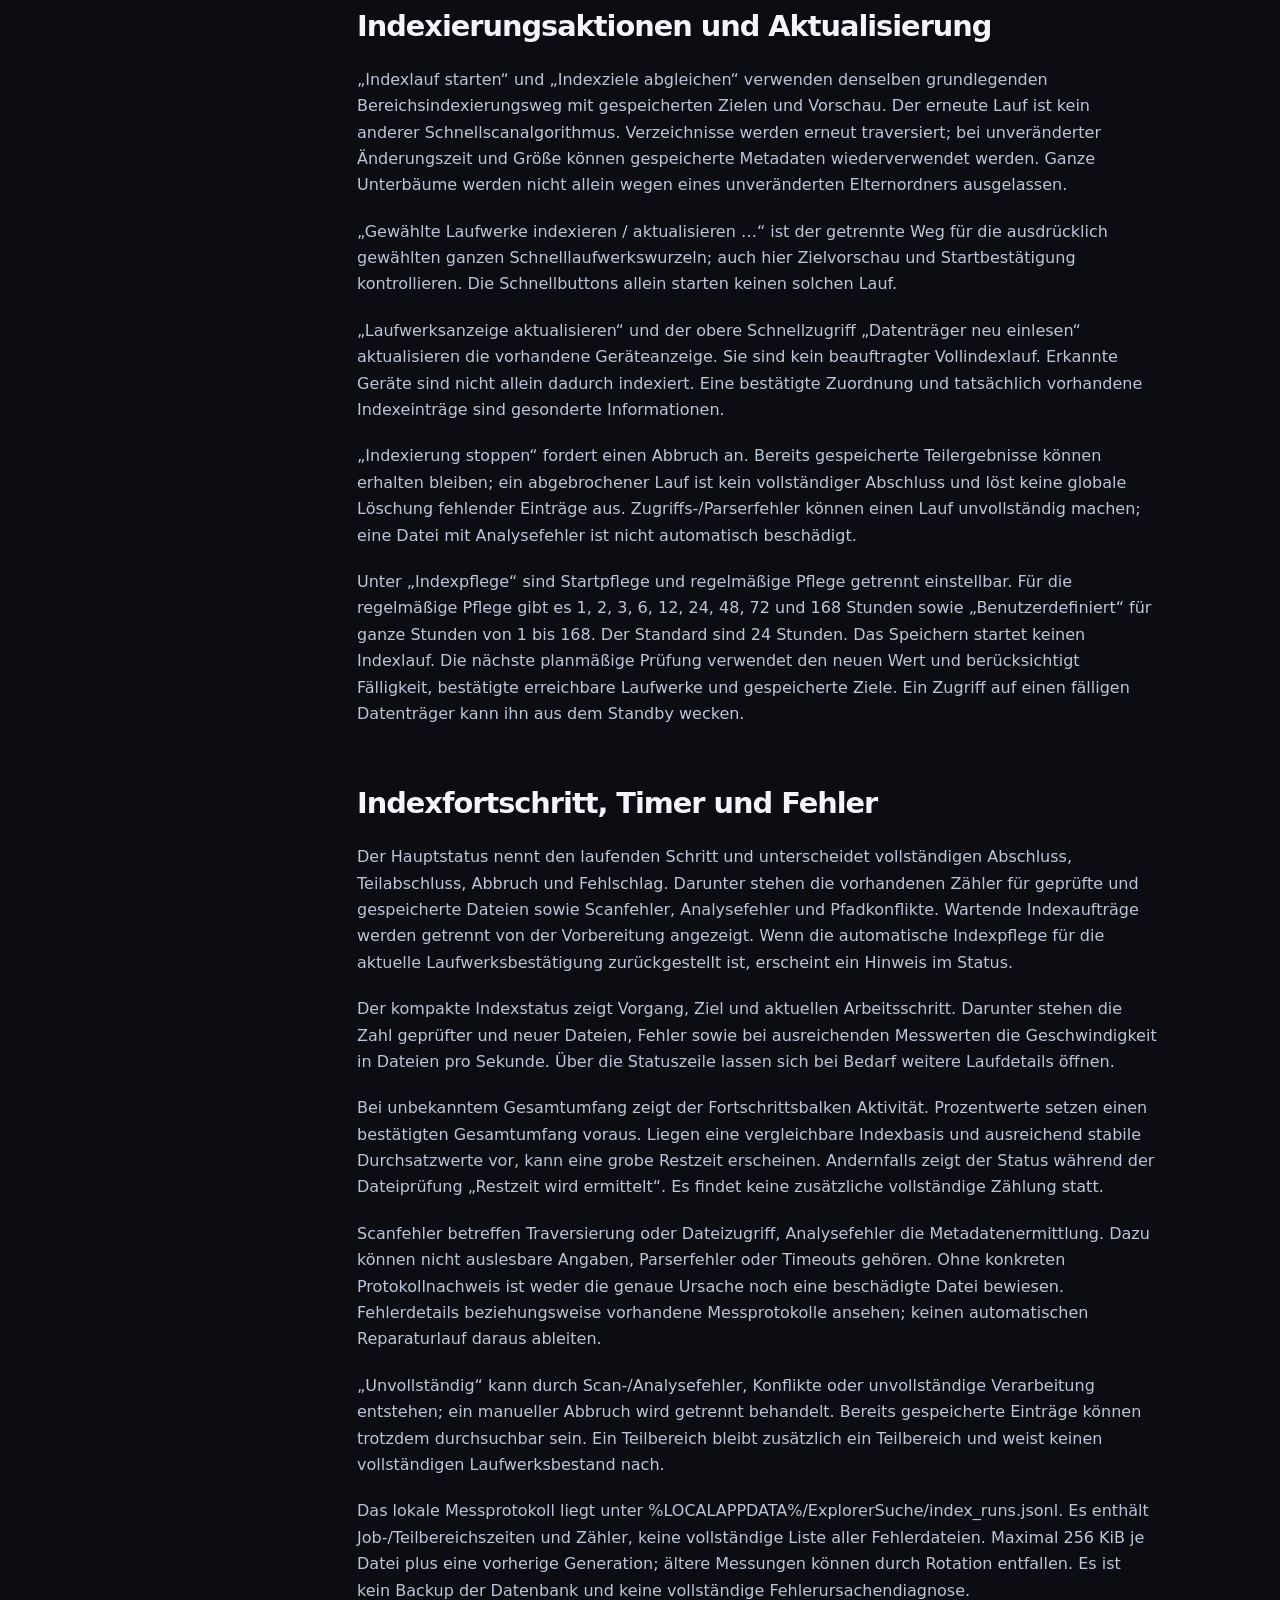
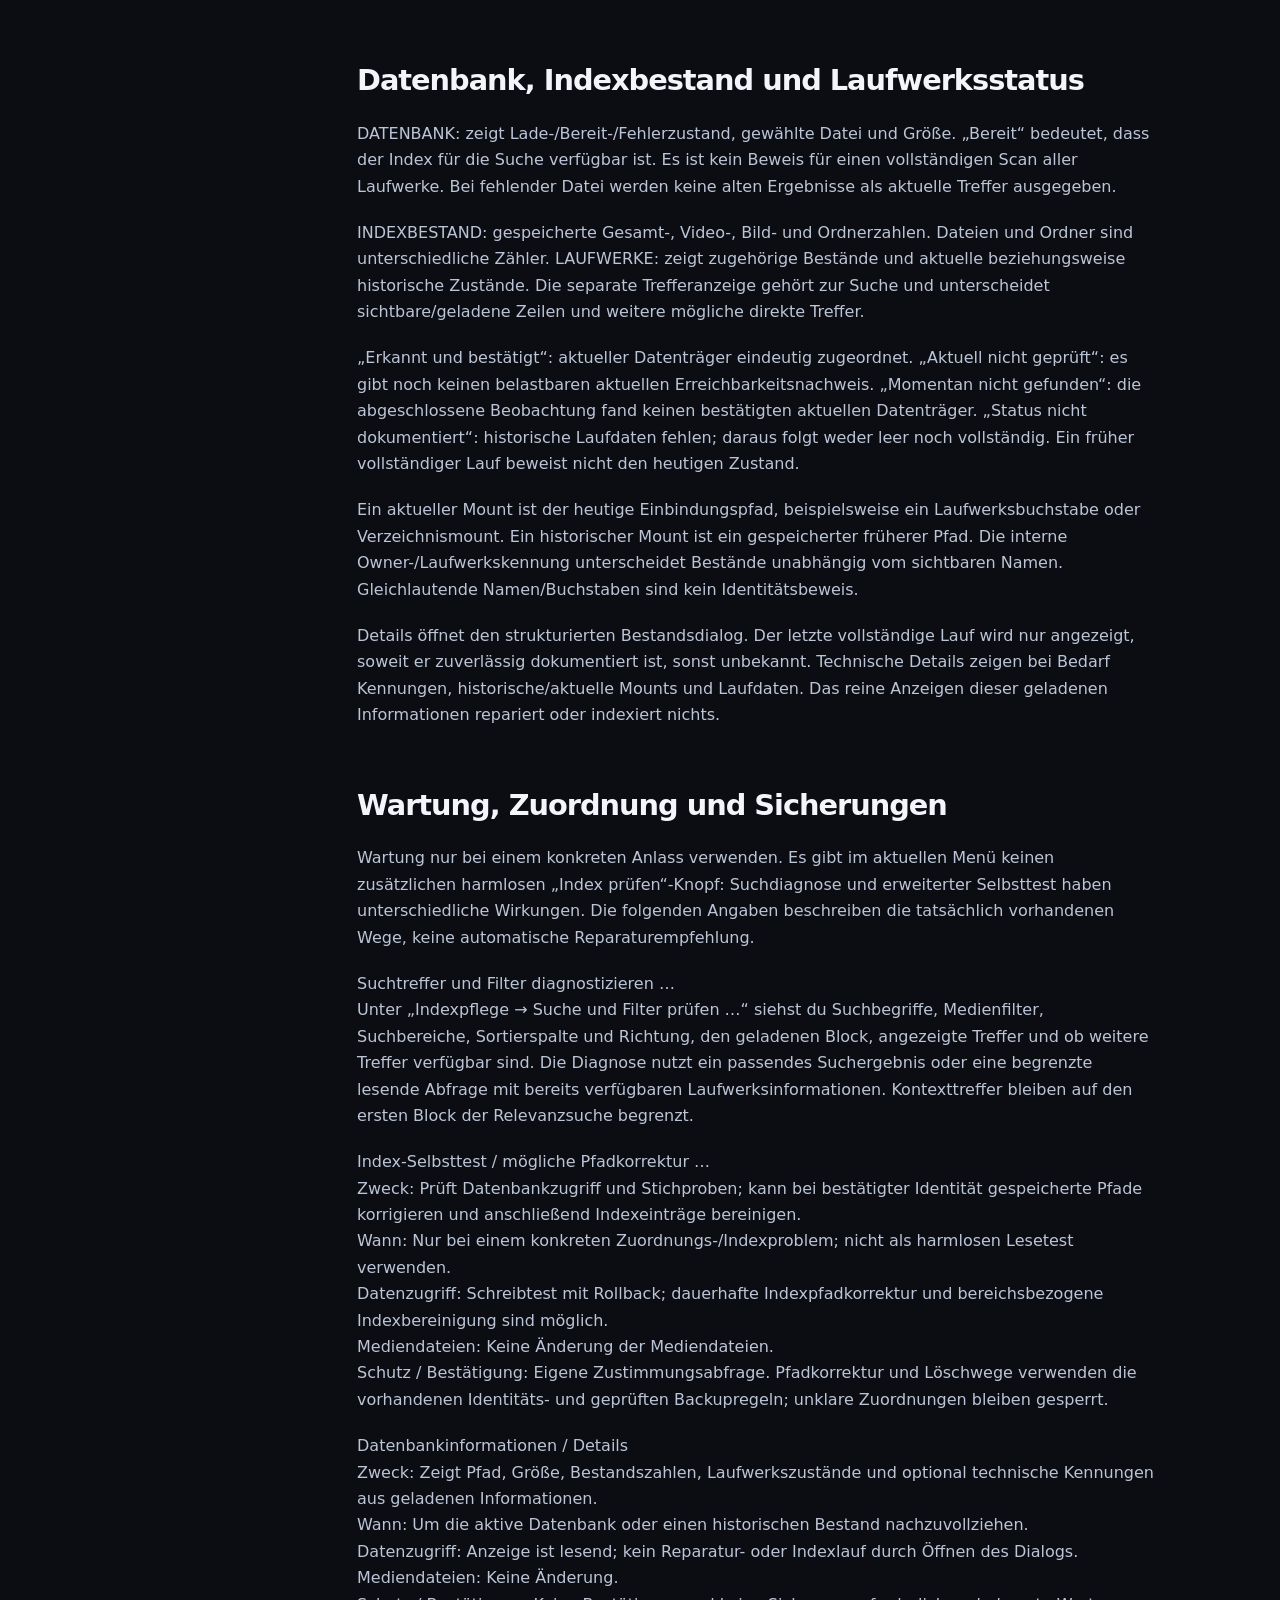
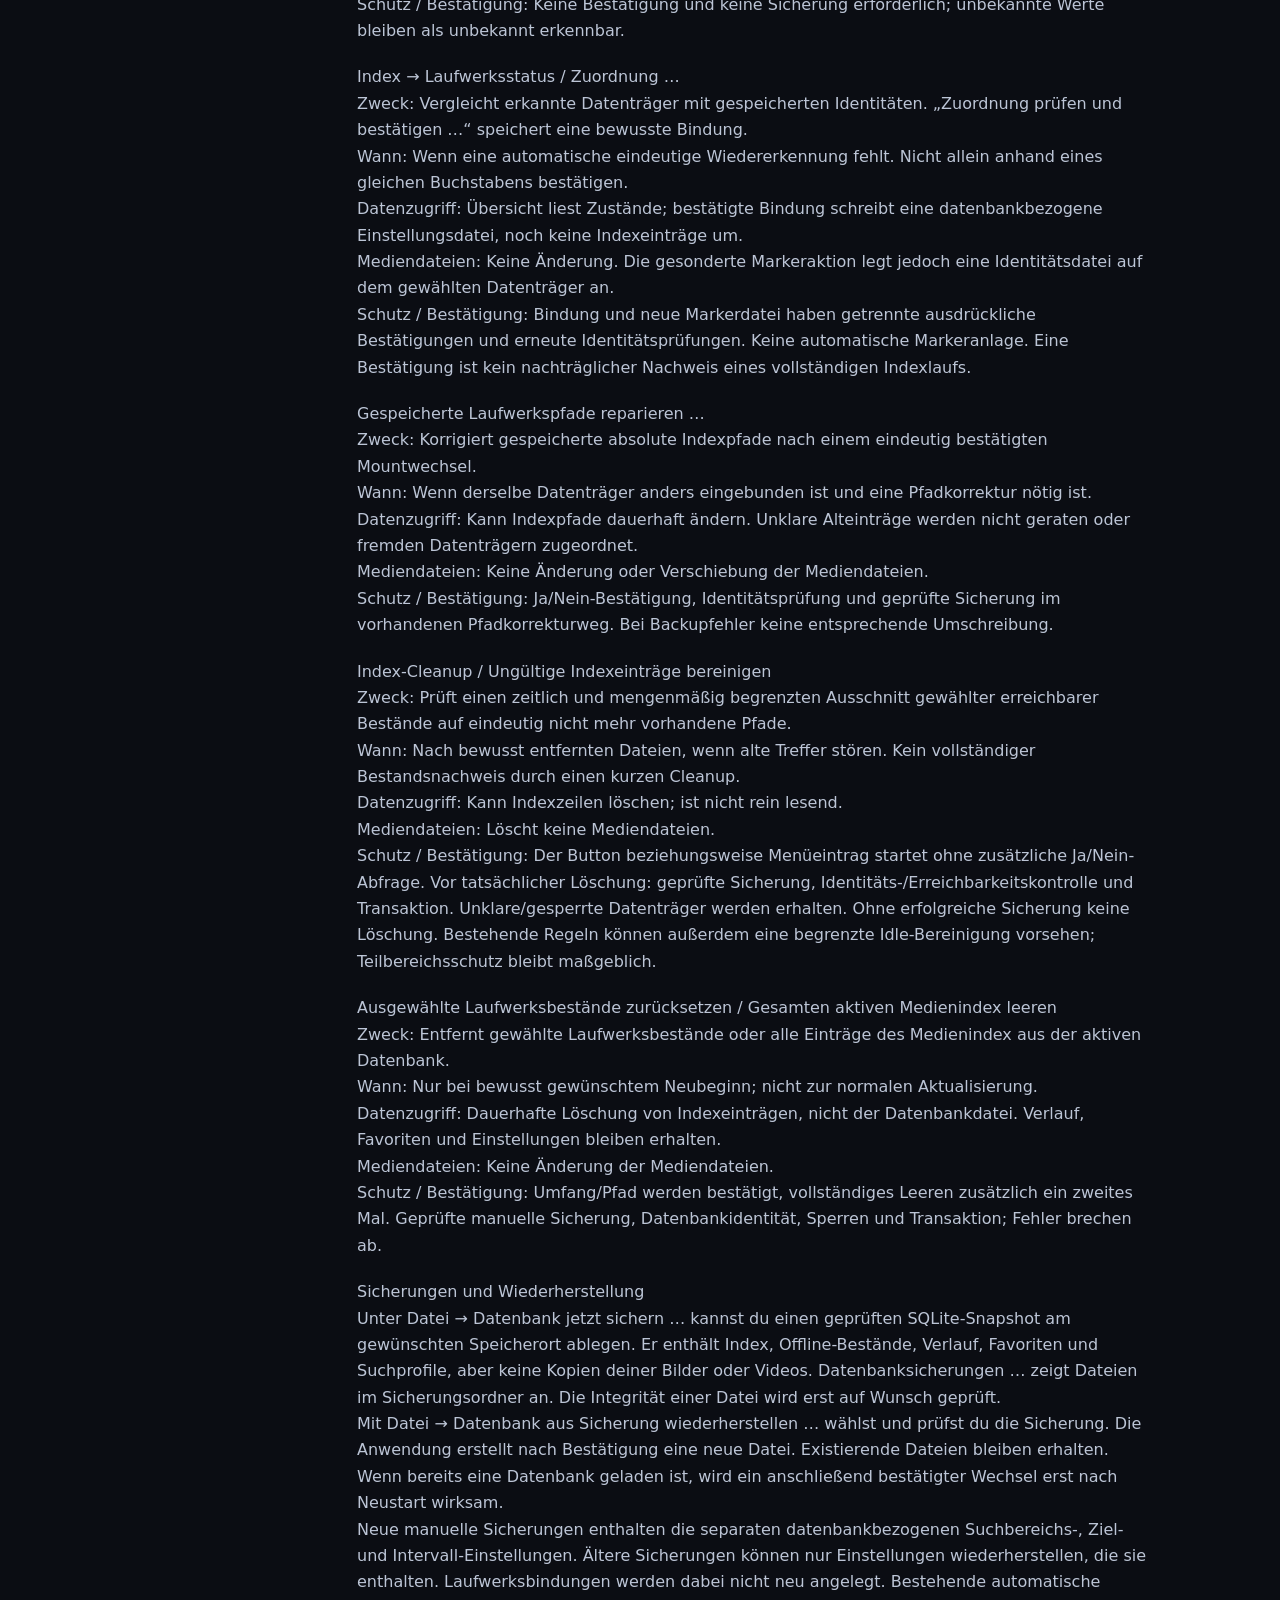
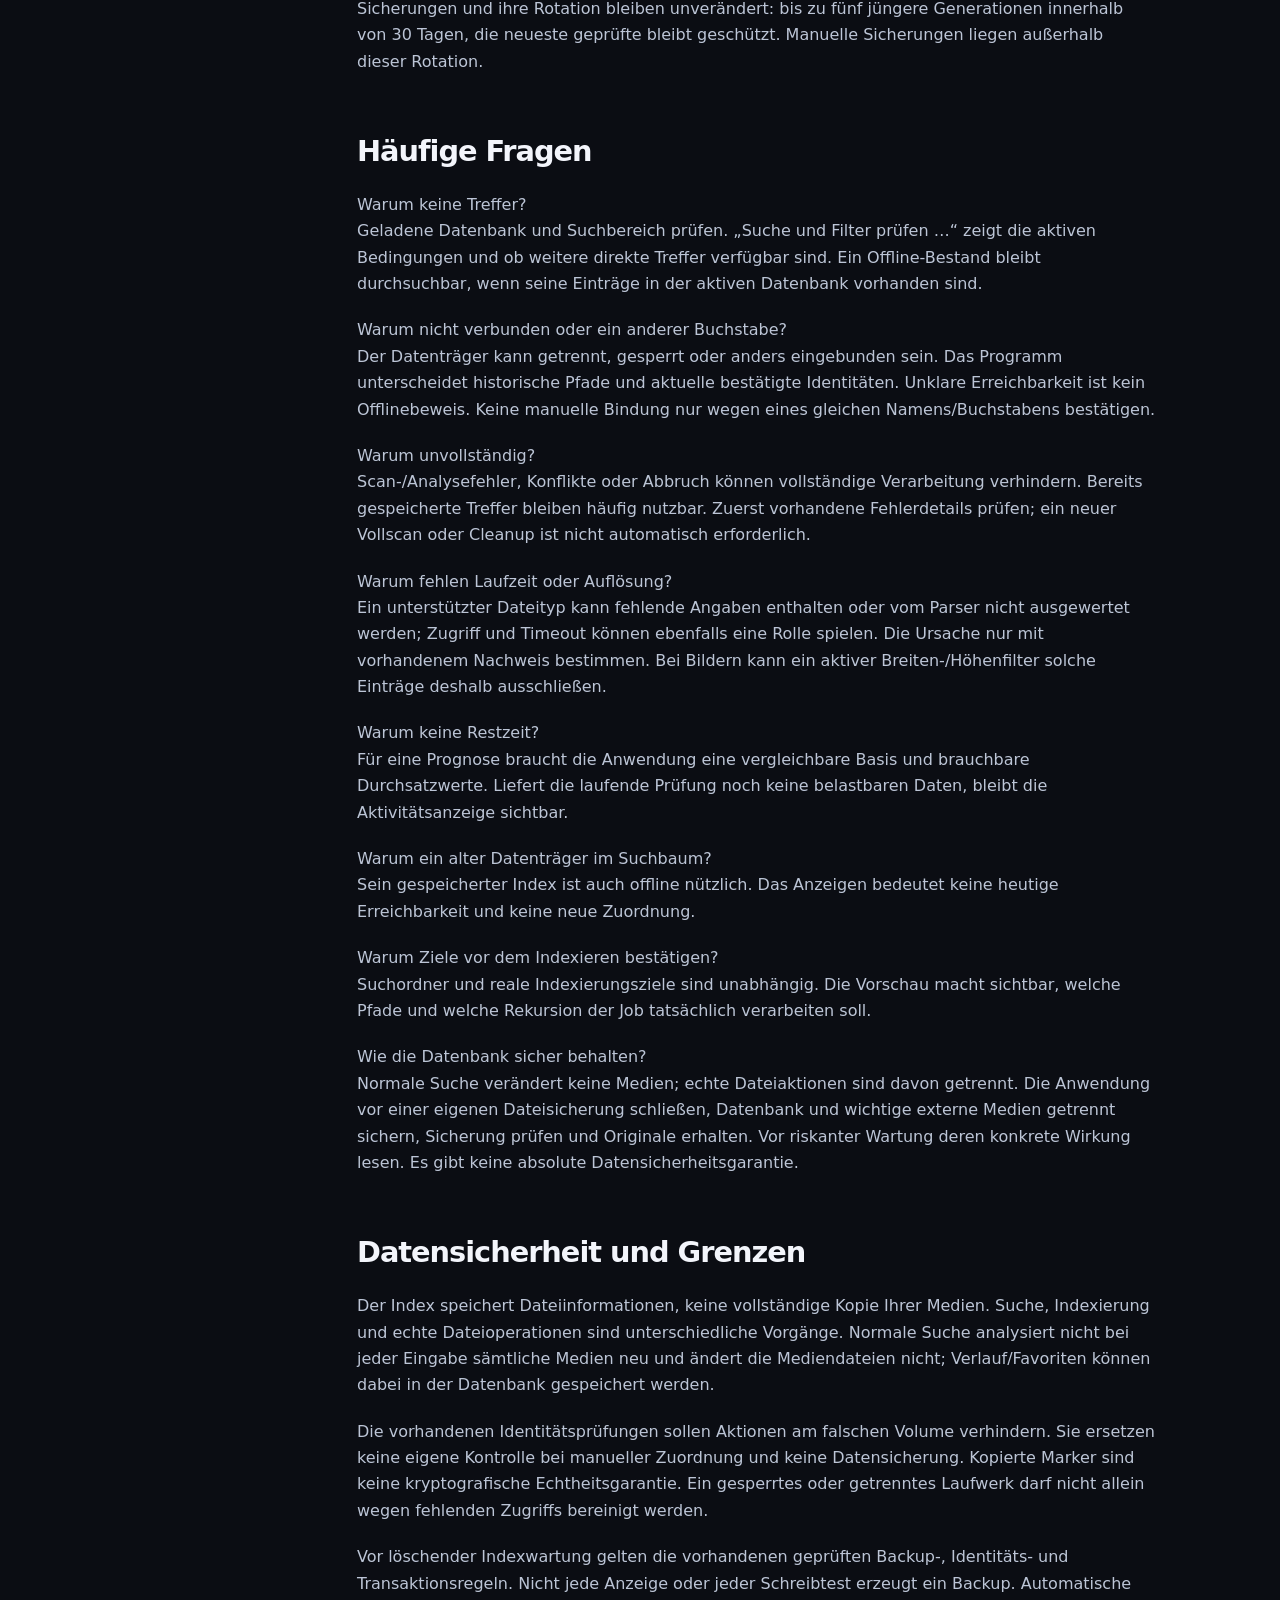
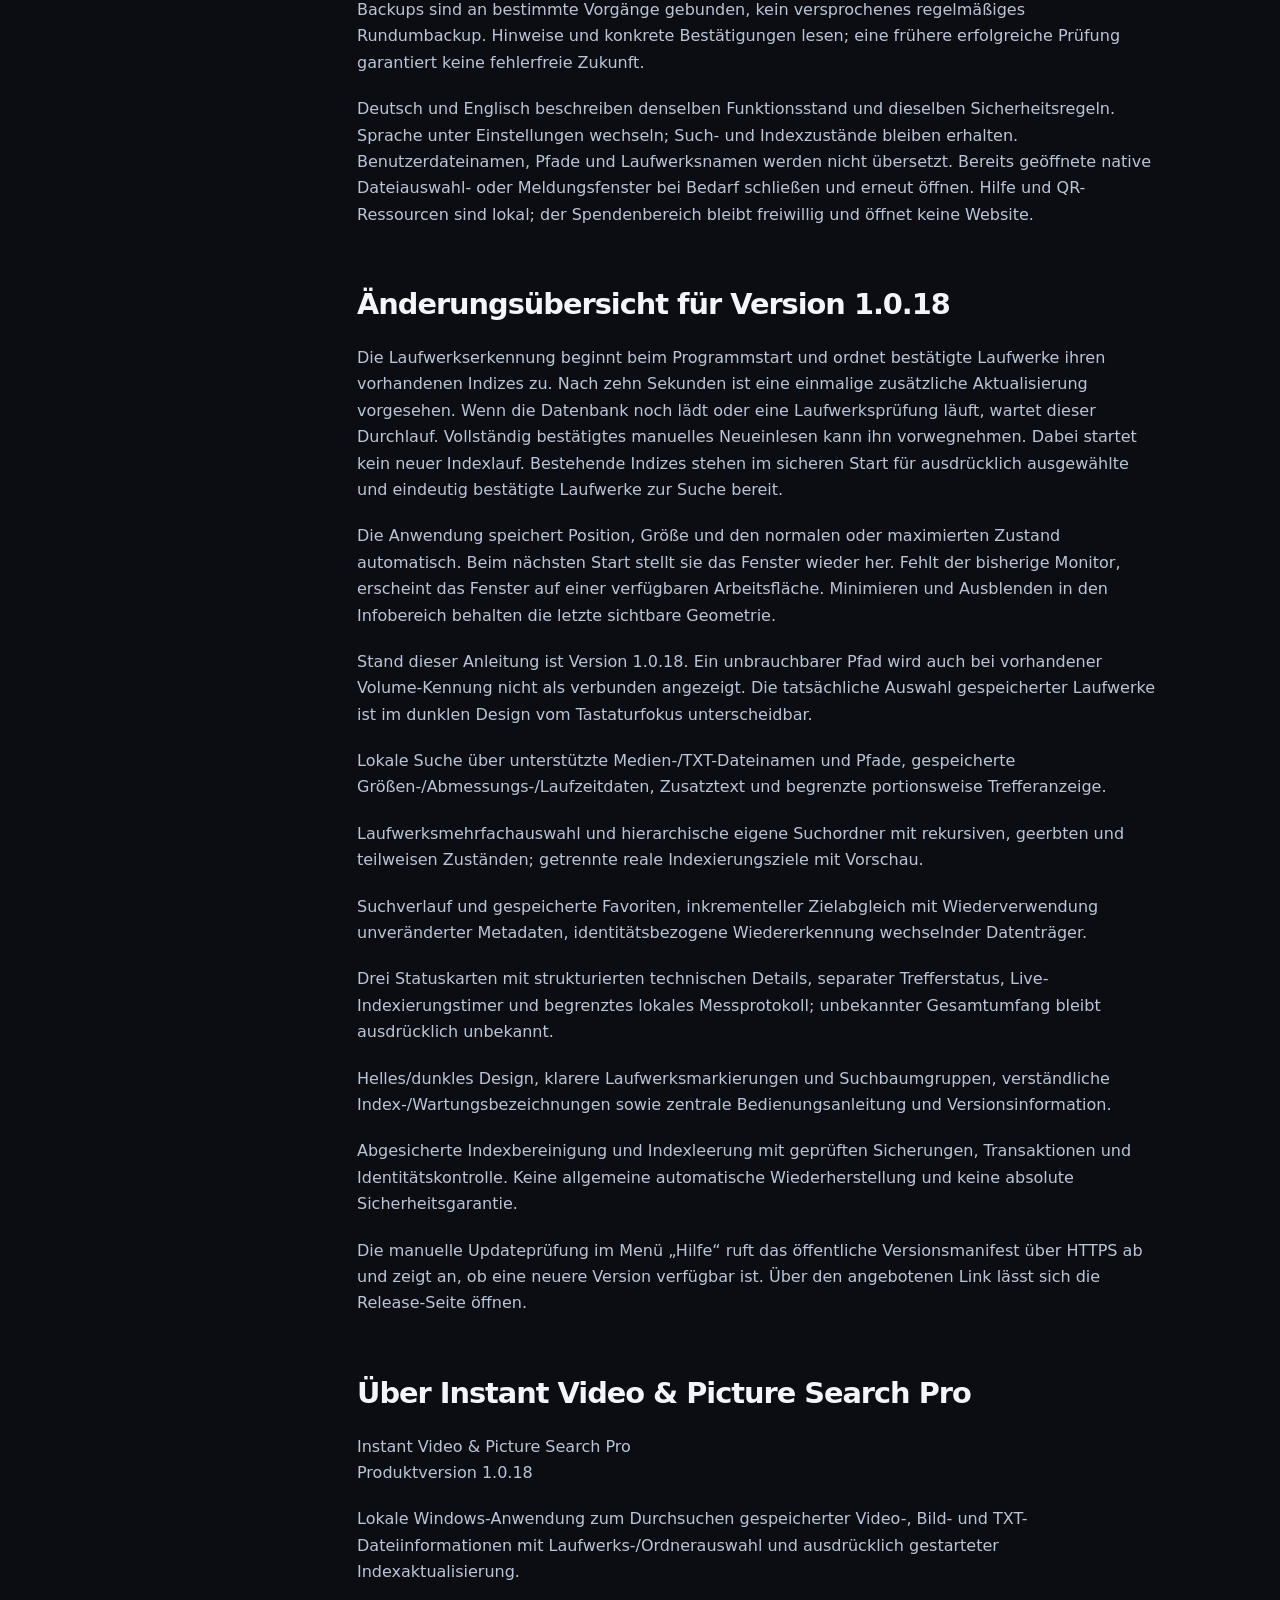
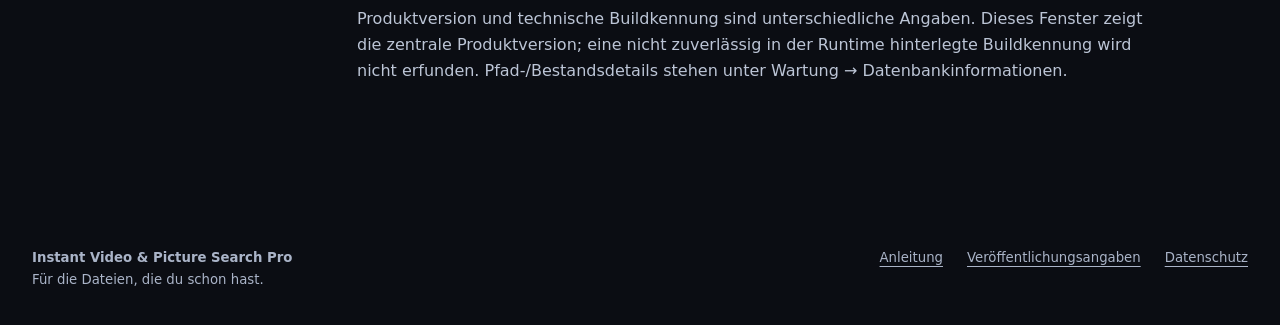
<file: docs/docs/de/guide.html>
<!doctype html>
<html lang="de"><head><meta charset="utf-8"><meta name="viewport" content="width=device-width,initial-scale=1">
<title>Bedienungsanleitung | Instant Video & Picture Search Pro</title><meta name="description" content="Die vollständige Anleitung für Instant Video & Picture Search Pro 1.0.18. Suche, Indexierung und echte Dateioperationen sind getrennte Vorgänge.">
<meta name="color-scheme" content="dark"><meta name="theme-color" content="#0b0d13">
<meta property="og:type" content="website"><meta property="og:site_name" content="Instant Video & Picture Search Pro"><meta property="og:locale" content="de_DE"><meta property="og:locale:alternate" content="en_GB"><meta property="og:title" content="Bedienungsanleitung | Instant Video & Picture Search Pro"><meta property="og:description" content="Die vollständige Anleitung für Instant Video & Picture Search Pro 1.0.18. Suche, Indexierung und echte Dateioperationen sind getrennte Vorgänge."><meta property="og:image" content="https://stigliz81.github.io/Instant-Video-Picture-Search-Pro/assets/images/v1018-main-de.png"><meta property="og:image:alt" content="Drei gespeicherte Laufwerke, direkte Treffer nach Datum sortiert und weitere Ergebnisseiten"><meta property="og:image:width" content="2060"><meta property="og:image:height" content="868"><meta name="twitter:card" content="summary_large_image"><meta name="twitter:image" content="https://stigliz81.github.io/Instant-Video-Picture-Search-Pro/assets/images/v1018-main-de.png"><meta name="twitter:image:alt" content="Drei gespeicherte Laufwerke, direkte Treffer nach Datum sortiert und weitere Ergebnisseiten">
<link rel="icon" type="image/png" href="../../assets/images/product-icon.png"><link rel="stylesheet" href="../../assets/css/site.css"><script src="../../assets/js/site.js" defer></script><link rel="canonical" href="https://stigliz81.github.io/Instant-Video-Picture-Search-Pro/docs/de/guide.html"><link rel="alternate" hreflang="de" href="https://stigliz81.github.io/Instant-Video-Picture-Search-Pro/docs/de/guide.html"><link rel="alternate" hreflang="en" href="https://stigliz81.github.io/Instant-Video-Picture-Search-Pro/docs/en/guide.html"></head><body>
<a class="skip" href="#main">Zum Inhalt</a><header class="site-header"><div class="wrap header-inner"><a class="brand" href="../../de/index.html" aria-label="Instant Video & Picture Search Pro · Startseite"><img src="../../assets/images/product-icon.png" alt="" width="34" height="34"><span>Instant Video & Picture Search Pro<br><small>LOKALE MEDIENSUCHE</small></span></a><nav class="nav" aria-label="Hauptnavigation"><a href="../../de/index.html#features">Funktionen</a><a class="nav-how" href="../../de/index.html#how">So funktioniert’s</a><a href="../../de/index.html#faq">Fragen</a><a href="../../docs/de/guide.html">Anleitung</a><span class="languages" aria-label="Sprache"><a href="guide.html" lang="de" hreflang="de" aria-current="page">DE</a><span aria-hidden="true">/</span><a href="../../docs/en/guide.html" lang="en" hreflang="en" >EN</a></span></nav></div></header><main id="main"><div class="doc-hero"><div class="wrap"><p class="eyebrow">Instant Video & Picture Search Pro · 1.0.18</p><h1>Bedienungsanleitung</h1><p>Die vollständige Anleitung für Instant Video & Picture Search Pro 1.0.18. Suche, Indexierung und echte Dateioperationen sind getrennte Vorgänge.</p></div></div><div class="wrap doc-layout"><nav class="toc" aria-label="In dieser Anleitung"><strong>In dieser Anleitung</strong><ol><li><a href="#chapter-1">Programmübersicht und Dateitypen</a></li><li><a href="#chapter-2">Erste Schritte</a></li><li><a href="#chapter-3">Suche, Filter und Treffer</a></li><li><a href="#chapter-4">Laufwerksauswahl und Wiedererkennung</a></li><li><a href="#chapter-5">Suchordner auswählen und Rekursion</a></li><li><a href="#chapter-6">Indexierungsziele und Zielvorschau</a></li><li><a href="#chapter-7">Indexierungsaktionen und Aktualisierung</a></li><li><a href="#chapter-8">Indexfortschritt, Timer und Fehler</a></li><li><a href="#chapter-9">Datenbank, Indexbestand und Laufwerksstatus</a></li><li><a href="#chapter-10">Wartung, Zuordnung und Sicherungen</a></li><li><a href="#chapter-11">Häufige Fragen</a></li><li><a href="#chapter-12">Datensicherheit und Grenzen</a></li><li><a href="#chapter-13">Änderungsübersicht für Version 1.0.18</a></li><li><a href="#chapter-14">Über Instant Video & Picture Search Pro</a></li></ol></nav><article class="manual"><aside class="callout">Anleitung für Version 1.0.18 mit klassischer Ansicht und Seitenansicht, verstellbarer Seitenbreite und einklappbaren gespeicherten Beständen. Für Dateiaktionen muss der eindeutig zugeordnete Datenträger erreichbar sein.</aside><h2 id="chapter-1">Programmübersicht und Dateitypen</h2><p>Instant Video & Picture Search Pro verwaltet einen lokalen SQLite-Suchindex für unterstützte Videos, Bilder, TXT-Dateien und Verzeichnisse. Die Suche verwendet gespeicherte Namen, Pfade und Metadaten. Verzeichnisse dienen der Auswahl und dem begrenzten Suchkontext; die Ergebnisliste zeigt unterstützte Dateien.</p><p>Ein früher indexierter Datenträger kann über seinen gespeicherten Bestand auch offline durchsucht werden. Öffnen und Dateiaktionen benötigen jedoch eine erreichbare Datei und eine sichere Datenträgerzuordnung.</p><p>Video-Endungen: .3gp, .avi, .divx, .flv, .m2ts, .m4v, .mkv, .mov, .mp4, .mpeg, .mpg, .mts, .rm, .rmvb, .ts, .vob, .webm, .wmv, .xvid.<br>Bild-Endungen: .bmp, .gif, .jpeg, .jpg, .png, .tif, .tiff, .webp.<br>Weitere unterstützte Endung: .txt.</p><p>Eine unterstützte Endung garantiert keine auslesbare Laufzeit oder Auflösung. TXT wird nach Dateiname/Pfad erfasst, nicht nach Textinhalt. Es gibt keine Motiv-, Gesichts-, Regex- oder Volltextinhaltsuche. Nicht jedes Format wird vollständig analysiert.</p><p><a href="../../de/index.html#download">FFprobe-Quellen und SHA-256-Prüfsummen stehen im Downloadbereich bereit.</a></p><h2 id="chapter-2">Erste Schritte</h2><ol start="1"><li>Anwendung starten. Das Hauptfenster erscheint, während die gespeicherte Datenbank geprüft wird. „Datenbank bereit“ bedeutet suchbereit, nicht vollständig indexiert.</li></ol><ol start="2"><li>Datenbank und Datenträger kontrollieren. Fehlt die gespeicherte Datei, über Datei bewusst eine bestehende Indexdatenbank öffnen oder eine neue anlegen. Es wird keine Ersatzdatenbank allein wegen einer fehlenden Datei erzeugt. Bei Wechsel einer bereits geladenen Datenbank gilt der angezeigte Neustarthinweis.</li></ol><ol start="3"><li>Index → Indexierungsziele festlegen … öffnen. Nur die gewünschten erreichbaren Laufwerke oder Ordner hinzufügen und Rekursion kontrollieren.</li><li>Indexlauf starten wählen, die tatsächliche Zielvorschau prüfen und den Start ausdrücklich bestätigen.</li><li>Den Abschluss abwarten und Fehler-/Vollständigkeitsstatus beachten.</li></ol><ol start="6"><li>Für die Suche Laufwerksbuttons oder Suchordner auswählen verwenden.</li><li>Suchtext und bei Bedarf Zusatz-/Medienfilter eingeben; die Suche aktualisiert sich beim Tippen.</li><li>Eine gefundene Datei öffnen oder ihren Ordner im Explorer anzeigen.</li></ol><p>Indexierung liest reale Verzeichnisse und speichert Dateiinformationen. Indexaktualisierung gleicht diese Ziele erneut ab und verwendet unveränderte Metadaten wieder. Die normale Suche liest vorhandene Indexeinträge und startet keinen Vollscan. Beim normalen Programmstart wird keine automatische Vollindexierung zugesagt; eine bewusst aktivierte automatische Aktualisierung ist eine getrennte Einstellung.</p><h2 id="chapter-3">Suche, Filter und Treffer</h2><p>Hauptsuche: Suchwörter werden mit UND verknüpft. Mit <code>or:</code> gelten positive Begriffe als Alternativen. <code>urlaub -strand</code> sucht Urlaub und schließt Strand in Dateiname und Pfad aus. <code>"sommer urlaub"</code> findet diese zusammenhängende Zeichenfolge im selben Suchfeld. <code>film -"making of"</code> schließt die Phrase aus. <code>or: urlaub strand -trailer</code> verlangt mindestens eine Alternative und schließt Trailer zusätzlich aus.</p><p>Der Zusatzfilter unterstützt Ausschlüsse und Phrasen. Er verknüpft positive Begriffe immer mit UND und verwendet <code>or:</code> nicht als Operator. Ein direkt vorangestelltes Minus schließt einen Begriff oder eine Phrase aus. Ein einzelnes Minus und Bindestriche im Begriff bleiben wörtlich. Mit <code>"-urlaub"</code> kannst du ein führendes Minus wörtlich suchen. Leere Felder schränken nicht ein. Reine Ausschlussanfragen filtern den gewählten Suchbereich. Unvollständige oder leere Phrasen und mehr als 200 Begriffe je Feld liefern keine Treffer.</p><p>Die Suche nutzt Teilzeichenfolgen in Dateinamen und gespeicherten Pfaden. Ohne Anführungszeichen steht % für eine beliebige Zeichenfolge und _ für ein einzelnes Zeichen. In Phrasen gelten beide wörtlich. Groß- und Kleinschreibung folgen den bestehenden SQLite-Regeln. Erweiterte Hauptsuchanfragen verwenden ausschließlich direkte Treffer.</p><p>Der Bereich Suchfilter gruppiert Dateigröße, Videolänge und Bildabmessungen. Die Anzeige von Bildern und TXT-Dateien lässt sich getrennt einstellen. Die Gruppen umbrechen bei schmalen Fenstern. Die oberen Bedienelemente sind scrollbar.</p><p>Die Größenfilter „Dateigröße von“ und „Dateigröße bis“ sind jeweils optional und schließen die Grenzwerte ein. Wähle MB oder GB als gemeinsame Einheit. Ein leeres Feld lässt die entsprechende Grenze offen. Sind beide Felder leer, wird nicht nach Größe gefiltert. Dezimalzahlen mit Komma oder Punkt sind möglich. Die Obergrenze darf nicht kleiner als die Untergrenze sein. Breite und Höhe sind unabhängige Mindestwerte in Pixeln. Die Videolänge verwendet Minuten, Sekunden und eine Toleranz in Sekunden.</p><p>„Bilder anzeigen“ steuert die Suchanzeige. „Bildaufnahme beim Indexieren“ steuert getrennt, ob Bilder in einen neuen Indexlauf aufgenommen werden. Unterstützte Videos und TXT bleiben Teil der Format-Positivliste. Ordner oder beliebige Fremdformate erscheinen nicht als normale Dateitreffer.</p><p>Die X-Buttons leeren ihr jeweiliges Textfeld. Änderungen an Hauptsuche oder Zusatzfilter lassen die übrigen Suchfilter und die Bereichsauswahl bestehen. „Filter zurücksetzen“ leert nur Dateigrößengrenzen, Breite, Höhe, Videolänge und Toleranz und setzt die Einheit auf MB. Haupttext, Zusatztext, Bilder- und TXT-Schalter sowie die Bereichsauswahl bleiben erhalten.</p><p>Die Liste zeigt bis zu 1.000 Zeilen je Seite. „Weitere Treffer anzeigen“ und „Zurück“ wechseln die Seite. Beim Weiterblättern lädt die Anwendung weitere Trefferblöcke aus dem Index. „Angezeigt“ zählt die aktuelle Seite und „Geladen“ den aktuellen Block. „Weitere direkte Treffer verfügbar“ zeigt an, dass ein weiterer direkter Treffer gefunden wurde. Eine genaue Gesamtsumme wird dabei nicht ermittelt. Auch direkte Treffer jenseits der früheren Ladegrenze sind durch Weiterblättern erreichbar.</p><p>Klicke auf Name, Größe, Dauer, Auflösung, Datum oder Pfad, um alle passenden direkten Treffer nach dieser Spalte zu sortieren. Ein weiterer Klick kehrt die Richtung um. Der Pfeil markiert die aktive Sortierung. Fehlende Werte stehen am Ende. Auflösung wird nach Pixelanzahl sortiert. Die gewählte Sortierung bleibt beim Ändern der Suche aktiv. Über „Suche → Nach Relevanz sortieren“ stellst du die Standard-Relevanz wieder her. Diese verwendet die bisherige Bewertung innerhalb jedes Blocks und kann im ersten Block bis zu 1.200 zusätzliche Ordnertreffer zeigen. Die Spaltensortierung zeigt ausschließlich direkte Treffer.</p><p>Dateien über die Ergebnisaktion öffnen; die Ordneraktion zeigt den Speicherort im Explorer. Offline kann ein Indexeintrag sichtbar bleiben, obwohl die Datei nicht geöffnet werden kann. Das Kontextmenü enthält auch echte Dateioperationen wie Verschieben, Umbenennen und Löschen: Diese können Medien verändern und sind von der normalen Suche zu unterscheiden. Nur bewusst verwenden und die angezeigten Rückfragen beachten.</p><p>Verlauf und Favoriten gehören zur aktiven Datenbank. Oben einen Eintrag auswählen, um seinen Hauptsuchtext zu übernehmen. Favoritenstern beziehungsweise Suche → Aktuelle Hauptsuche als Favorit speichern speichert nur den Haupttext; Zusatz-/Medienfilter werden nicht als komplettes Suchprofil gespeichert. Leere Begriffe werden nicht gespeichert, erneutes Speichern erzeugt kein Duplikat. Einzelnes Entfernen über den Papierkorb; Gesamtlöschung nur über das Suchmenü mit Bestätigung. Verlauf ist auf 25 Einträge begrenzt.</p><p>Ein einfacher Favorit speichert nur den Hauptsuchtext. Wähle im Menü „Suche“ die Aktion „Aktuelle Suche als Profil speichern …“, wenn du auch Zusatztext, Größenbereich, Dauer, Bildmaße, Bilder-/TXT-Schalter und Suchbereich speichern möchtest. Ein Profil darf einen leeren Haupttext haben. Über „Suchprofil laden …“ wird der gespeicherte Zustand in einer Suche angewendet. Unter „Suchprofile verwalten …“ kannst du Profile laden, umbenennen oder nach Bestätigung löschen. Profile gehören zur aktiven Datenbank. Laufwerksbereiche werden über ihre bestätigte Bestandskennung wiedergefunden und bleiben auch offline durchsuchbar. Fehlende Bestände oder Ordner werden beim Laden gemeldet.</p><h2 id="chapter-4">Laufwerksauswahl und Wiedererkennung</h2><p>Die Laufwerksbuttons erlauben Mehrfachauswahl. „Alle“ wählt die verfügbaren Buttons, „Keine“ leert die Schnellauswahl und liefert in diesem Modus keine Treffer. Auch ohne geladene Datenbank lässt sich die Auswahl markieren; es entstehen dadurch keine vermeintlichen Indexergebnisse.</p><p>Bei verbundenen Laufwerken steht Blau für einen vollständig gewählten Suchbereich. Gelb kennzeichnet einen Teilbereich. Gespeicherte Laufwerke stehen in einem eigenen einklappbaren Bereich. Ihr Name wird, soweit vorhanden, ohne historischen Laufwerksbuchstaben angezeigt. Im dunklen Design kennzeichnet ein hellerer Petrolton mit deutlichem Rahmen die tatsächliche Auswahl. Der dezente Tastaturfokus hat eine eigene Farbe. Ein Mausklick hinterlässt keinen hellen Rahmen, wenn der Bestand nicht ausgewählt ist. Tooltips enthalten die historische Zuordnung und bekannte Hauptordner.</p><p>Ein Laufwerksbutton, Alle oder Keine aktiviert die Laufwerkssuche. Gespeicherte eigene Suchordner bleiben erhalten, schränken diese Schnellauswahl jedoch nicht zusätzlich ein. Über Suchordner auswählen und Übernehmen kann die eigene Auswahl wieder aktiviert werden.</p><p>Die automatische Laufwerkserkennung startet bereits beim Programmstart. „Neu einlesen“ verwendet dieselbe Prüfung des tatsächlichen Laufwerkspfads. Meldet Windows dort eindeutig ein fehlendes, nicht bereites oder unbrauchbares Dateisystem, verschwindet der Buchstabe nach der Inventur aus „Verbundene Laufwerke“. Die Volume-Kennung allein macht einen Laufwerkspfad nicht nutzbar. Ein leeres, gültiges Dateisystem bleibt sichtbar. Nach dem erneuten Einbinden wird ein nutzbares Laufwerk wieder angezeigt. Die Liste zeigt nur Laufwerke, für deren aktuellen Buchstaben Windows ein gültiges Dateisystem und ein Root-Verzeichnis bestätigt. Bei unklaren Rückgaben, etwa verweigertem Zugriff oder Zeitüberschreitung, bleibt das Laufwerk bis zur erneuten Bestätigung außerhalb der normalen Liste. Gespeicherte Indizes und Suchauswahlen bleiben erhalten. Unter einem Ordner eingebundene Volumes kannst du weiterhin als Suchordner oder Indexierungsziel verwenden.</p><h2 id="chapter-5">Suchordner auswählen und Rekursion</h2><p>Der Baum zeigt „Verfügbare Laufwerke“, „Momentan nicht verbundene Indexbestände“ und „Aktuell nicht geprüft / unklare Erreichbarkeit“. Verfügbar beruht auf bestätigter aktueller Identität. Nicht geprüft oder ein Identitätskonflikt ist kein Beweis für einen abgezogenen Datenträger. Die Reihenfolge verfügbarer Laufwerke folgt dem bestätigten aktuellen Mount.</p><p>Ein Pfeil klappt einen Ast auf; erst dann werden die direkten indexierten Unterordner geladen. Ein Kästchen wählt einen Suchbereich. Beides ist getrennt. Mehrere Laufwerke/Ordner können gleichzeitig offen und gewählt bleiben. „Weitere Ordner laden …“ ergänzt eine begrenzte Portion unter diesem Elternknoten. Manche Zwischenknoten dienen nur der Navigation und sind ohne eigenen Ordnerdatensatz nicht einzeln auswählbar.</p><p>Rechts stehen die ausgewählten Bereiche. X entfernt nur diesen Bereich aus der lokalen Dialogauswahl. „Auswahl leeren“ leert sie; eine leere eigene Auswahl liefert keine Treffer. „Alle Laufwerke“ im Dialog führt zur Baumübersicht und löscht die Auswahl nicht. Übernehmen speichert, Abbrechen oder Fensterschließen verwirft Dialogänderungen.</p><p>„Unterverzeichnisse einbeziehen“ aktiv: Dateien im gewählten Ordner und seinen indexierten Unterordnern werden berücksichtigt. Gedämpfte Kinderhaken bedeuten geerbte Abdeckung und erzeugen keine zusätzlichen gespeicherten Einzelbereiche. Amber bei Vorfahren zeigt teilweise Auswahl. Ohne Rekursion zählen nur Dateien direkt im gewählten Ordner. Ein ausdrücklich ganz gewählter Laufwerksbestand bleibt vollständig einbezogen.</p><p>Mehrere gewählte Bereiche werden mit ODER kombiniert; Überlappungen duplizieren die Treffer nicht. Ein ganz gewähltes Laufwerk umfasst also auch einen zusätzlich angehakten Ordner, es entsteht kein Ausschluss. Zusätzliche Text-, Format- und Medienfilter können weiterhin alle Treffer ausschließen.</p><p>„Versteckte und Systemordner anzeigen“ betrifft die Baumdarstellung, nicht Indexlöschung oder Suchfilter. Bekannte System-/Cachenamen werden standardmäßig verborgen; Attribute werden nur bei bestätigter erreichbarer Zuordnung begrenzt geprüft. Offline sind nicht alle Attribute feststellbar. Bereits gespeicherte ausgeblendete Bereiche bleiben rechts und im Filter erhalten. Nach Umschalten Ebenen erneut öffnen.</p><p>Auswahl ist datenbankbezogen gespeichert. Historische Pfade bleiben für Offline-Navigation verfügbar; fehlende oder widersprüchliche Identitäten werden nicht automatisch repariert. Suchordnerauswahl startet weder Indexierung noch Cleanup.</p><h2 id="chapter-6">Indexierungsziele und Zielvorschau</h2><p>Suchordner bestimmen, welche vorhandenen Indexeinträge durchsucht werden. Indexierungsziele bestimmen, welche realen Datenträger/Ordner ein ausdrücklich gestarteter Job einliest. Beide Auswahlen sind unabhängig; ein Suchordner ist kein verstecktes Indexierungsziel.</p><p>Index → Indexierungsziele festlegen …: Ordner/Laufwerk hinzufügen, für ein ganzes Laufwerk dessen Wurzel wählen, einzelne Ziele bei Bedarf entfernen. „Unterverzeichnisse einbeziehen“ steuert rekursiven Abgleich; ohne Rekursion werden nur direkte Einträge verarbeitet. Übernehmen speichert die Indexauswahl, Abbrechen verwirft Änderungen und startet keinen Job.</p><p>Indexlauf starten oder Indexziele abgleichen löst die vorhandene Vorprüfung aus. Die Zielvorschau zeigt die aufgelösten tatsächlichen Pfade, Umfang/Rekursion und vorhandenen Bestand. Bei fehlender/mehrdeutiger Datenträgeridentität wird nicht einfach ein anderer Datenträger gleichen Buchstabens verarbeitet. Den Start erst nach Kontrolle bestätigen; Abbrechen startet nichts. Eine leere Zielauswahl bedeutet keinen unbegrenzten Vollscan.</p><p>Teilbereichsläufe bereinigen nur sicher abgeschlossene gewählte Bereiche. Sie behaupten keine vollständige Indexierung eines ganzen Laufwerks und sperren die dafür ungeeignete globale Nachbereinigung. Zum Aktualisieren vorhandener Einträge dieselben gewünschten Ziele erneut bewusst abgleichen.</p><h2 id="chapter-7">Indexierungsaktionen und Aktualisierung</h2><p>„Indexlauf starten“ und „Indexziele abgleichen“ verwenden denselben grundlegenden Bereichsindexierungsweg mit gespeicherten Zielen und Vorschau. Der erneute Lauf ist kein anderer Schnellscanalgorithmus. Verzeichnisse werden erneut traversiert; bei unveränderter Änderungszeit und Größe können gespeicherte Metadaten wiederverwendet werden. Ganze Unterbäume werden nicht allein wegen eines unveränderten Elternordners ausgelassen.</p><p>„Gewählte Laufwerke indexieren / aktualisieren …“ ist der getrennte Weg für die ausdrücklich gewählten ganzen Schnelllaufwerkswurzeln; auch hier Zielvorschau und Startbestätigung kontrollieren. Die Schnellbuttons allein starten keinen solchen Lauf.</p><p>„Laufwerksanzeige aktualisieren“ und der obere Schnellzugriff „Datenträger neu einlesen“ aktualisieren die vorhandene Geräteanzeige. Sie sind kein beauftragter Vollindexlauf. Erkannte Geräte sind nicht allein dadurch indexiert. Eine bestätigte Zuordnung und tatsächlich vorhandene Indexeinträge sind gesonderte Informationen.</p><p>„Indexierung stoppen“ fordert einen Abbruch an. Bereits gespeicherte Teilergebnisse können erhalten bleiben; ein abgebrochener Lauf ist kein vollständiger Abschluss und löst keine globale Löschung fehlender Einträge aus. Zugriffs-/Parserfehler können einen Lauf unvollständig machen; eine Datei mit Analysefehler ist nicht automatisch beschädigt.</p><p>Unter „Indexpflege“ sind Startpflege und regelmäßige Pflege getrennt einstellbar. Für die regelmäßige Pflege gibt es 1, 2, 3, 6, 12, 24, 48, 72 und 168 Stunden sowie „Benutzerdefiniert“ für ganze Stunden von 1 bis 168. Der Standard sind 24 Stunden. Das Speichern startet keinen Indexlauf. Die nächste planmäßige Prüfung verwendet den neuen Wert und berücksichtigt Fälligkeit, bestätigte erreichbare Laufwerke und gespeicherte Ziele. Ein Zugriff auf einen fälligen Datenträger kann ihn aus dem Standby wecken.</p><h2 id="chapter-8">Indexfortschritt, Timer und Fehler</h2><p>Der Hauptstatus nennt den laufenden Schritt und unterscheidet vollständigen Abschluss, Teilabschluss, Abbruch und Fehlschlag. Darunter stehen die vorhandenen Zähler für geprüfte und gespeicherte Dateien sowie Scanfehler, Analysefehler und Pfadkonflikte. Wartende Indexaufträge werden getrennt von der Vorbereitung angezeigt. Wenn die automatische Indexpflege für die aktuelle Laufwerksbestätigung zurückgestellt ist, erscheint ein Hinweis im Status.</p><p>Der kompakte Indexstatus zeigt Vorgang, Ziel und aktuellen Arbeitsschritt. Darunter stehen die Zahl geprüfter und neuer Dateien, Fehler sowie bei ausreichenden Messwerten die Geschwindigkeit in Dateien pro Sekunde. Über die Statuszeile lassen sich bei Bedarf weitere Laufdetails öffnen.</p><p>Bei unbekanntem Gesamtumfang zeigt der Fortschrittsbalken Aktivität. Prozentwerte setzen einen bestätigten Gesamtumfang voraus. Liegen eine vergleichbare Indexbasis und ausreichend stabile Durchsatzwerte vor, kann eine grobe Restzeit erscheinen. Andernfalls zeigt der Status während der Dateiprüfung „Restzeit wird ermittelt“. Es findet keine zusätzliche vollständige Zählung statt.</p><p>Scanfehler betreffen Traversierung oder Dateizugriff, Analysefehler die Metadatenermittlung. Dazu können nicht auslesbare Angaben, Parserfehler oder Timeouts gehören. Ohne konkreten Protokollnachweis ist weder die genaue Ursache noch eine beschädigte Datei bewiesen. Fehlerdetails beziehungsweise vorhandene Messprotokolle ansehen; keinen automatischen Reparaturlauf daraus ableiten.</p><p>„Unvollständig“ kann durch Scan-/Analysefehler, Konflikte oder unvollständige Verarbeitung entstehen; ein manueller Abbruch wird getrennt behandelt. Bereits gespeicherte Einträge können trotzdem durchsuchbar sein. Ein Teilbereich bleibt zusätzlich ein Teilbereich und weist keinen vollständigen Laufwerksbestand nach.</p><p>Das lokale Messprotokoll liegt unter %LOCALAPPDATA%/ExplorerSuche/index_runs.jsonl. Es enthält Job-/Teilbereichszeiten und Zähler, keine vollständige Liste aller Fehlerdateien. Maximal 256 KiB je Datei plus eine vorherige Generation; ältere Messungen können durch Rotation entfallen. Es ist kein Backup der Datenbank und keine vollständige Fehlerursachendiagnose.</p><h2 id="chapter-9">Datenbank, Indexbestand und Laufwerksstatus</h2><p>DATENBANK: zeigt Lade-/Bereit-/Fehlerzustand, gewählte Datei und Größe. „Bereit“ bedeutet, dass der Index für die Suche verfügbar ist. Es ist kein Beweis für einen vollständigen Scan aller Laufwerke. Bei fehlender Datei werden keine alten Ergebnisse als aktuelle Treffer ausgegeben.</p><p>INDEXBESTAND: gespeicherte Gesamt-, Video-, Bild- und Ordnerzahlen. Dateien und Ordner sind unterschiedliche Zähler. LAUFWERKE: zeigt zugehörige Bestände und aktuelle beziehungsweise historische Zustände. Die separate Trefferanzeige gehört zur Suche und unterscheidet sichtbare/geladene Zeilen und weitere mögliche direkte Treffer.</p><p>„Erkannt und bestätigt“: aktueller Datenträger eindeutig zugeordnet. „Aktuell nicht geprüft“: es gibt noch keinen belastbaren aktuellen Erreichbarkeitsnachweis. „Momentan nicht gefunden“: die abgeschlossene Beobachtung fand keinen bestätigten aktuellen Datenträger. „Status nicht dokumentiert“: historische Laufdaten fehlen; daraus folgt weder leer noch vollständig. Ein früher vollständiger Lauf beweist nicht den heutigen Zustand.</p><p>Ein aktueller Mount ist der heutige Einbindungspfad, beispielsweise ein Laufwerksbuchstabe oder Verzeichnismount. Ein historischer Mount ist ein gespeicherter früherer Pfad. Die interne Owner-/Laufwerkskennung unterscheidet Bestände unabhängig vom sichtbaren Namen. Gleichlautende Namen/Buchstaben sind kein Identitätsbeweis.</p><p>Details öffnet den strukturierten Bestandsdialog. Der letzte vollständige Lauf wird nur angezeigt, soweit er zuverlässig dokumentiert ist, sonst unbekannt. Technische Details zeigen bei Bedarf Kennungen, historische/aktuelle Mounts und Laufdaten. Das reine Anzeigen dieser geladenen Informationen repariert oder indexiert nichts.</p><h2 id="chapter-10">Wartung, Zuordnung und Sicherungen</h2><p>Wartung nur bei einem konkreten Anlass verwenden. Es gibt im aktuellen Menü keinen zusätzlichen harmlosen „Index prüfen“-Knopf: Suchdiagnose und erweiterter Selbsttest haben unterschiedliche Wirkungen. Die folgenden Angaben beschreiben die tatsächlich vorhandenen Wege, keine automatische Reparaturempfehlung.</p><p>Suchtreffer und Filter diagnostizieren …<br>Unter „Indexpflege → Suche und Filter prüfen …“ siehst du Suchbegriffe, Medienfilter, Suchbereiche, Sortierspalte und Richtung, den geladenen Block, angezeigte Treffer und ob weitere Treffer verfügbar sind. Die Diagnose nutzt ein passendes Suchergebnis oder eine begrenzte lesende Abfrage mit bereits verfügbaren Laufwerksinformationen. Kontexttreffer bleiben auf den ersten Block der Relevanzsuche begrenzt.</p><p>Index-Selbsttest / mögliche Pfadkorrektur …<br>Zweck: Prüft Datenbankzugriff und Stichproben; kann bei bestätigter Identität gespeicherte Pfade korrigieren und anschließend Indexeinträge bereinigen.<br>Wann: Nur bei einem konkreten Zuordnungs-/Indexproblem; nicht als harmlosen Lesetest verwenden.<br>Datenzugriff: Schreibtest mit Rollback; dauerhafte Indexpfadkorrektur und bereichsbezogene Indexbereinigung sind möglich.<br>Mediendateien: Keine Änderung der Mediendateien.<br>Schutz / Bestätigung: Eigene Zustimmungsabfrage. Pfadkorrektur und Löschwege verwenden die vorhandenen Identitäts- und geprüften Backupregeln; unklare Zuordnungen bleiben gesperrt.</p><p>Datenbankinformationen / Details<br>Zweck: Zeigt Pfad, Größe, Bestandszahlen, Laufwerkszustände und optional technische Kennungen aus geladenen Informationen.<br>Wann: Um die aktive Datenbank oder einen historischen Bestand nachzuvollziehen.<br>Datenzugriff: Anzeige ist lesend; kein Reparatur- oder Indexlauf durch Öffnen des Dialogs.<br>Mediendateien: Keine Änderung.<br>Schutz / Bestätigung: Keine Bestätigung und keine Sicherung erforderlich; unbekannte Werte bleiben als unbekannt erkennbar.</p><p>Index → Laufwerksstatus / Zuordnung …<br>Zweck: Vergleicht erkannte Datenträger mit gespeicherten Identitäten. „Zuordnung prüfen und bestätigen …“ speichert eine bewusste Bindung.<br>Wann: Wenn eine automatische eindeutige Wiedererkennung fehlt. Nicht allein anhand eines gleichen Buchstabens bestätigen.<br>Datenzugriff: Übersicht liest Zustände; bestätigte Bindung schreibt eine datenbankbezogene Einstellungsdatei, noch keine Indexeinträge um.<br>Mediendateien: Keine Änderung. Die gesonderte Markeraktion legt jedoch eine Identitätsdatei auf dem gewählten Datenträger an.<br>Schutz / Bestätigung: Bindung und neue Markerdatei haben getrennte ausdrückliche Bestätigungen und erneute Identitätsprüfungen. Keine automatische Markeranlage. Eine Bestätigung ist kein nachträglicher Nachweis eines vollständigen Indexlaufs.</p><p>Gespeicherte Laufwerkspfade reparieren …<br>Zweck: Korrigiert gespeicherte absolute Indexpfade nach einem eindeutig bestätigten Mountwechsel.<br>Wann: Wenn derselbe Datenträger anders eingebunden ist und eine Pfadkorrektur nötig ist.<br>Datenzugriff: Kann Indexpfade dauerhaft ändern. Unklare Alteinträge werden nicht geraten oder fremden Datenträgern zugeordnet.<br>Mediendateien: Keine Änderung oder Verschiebung der Mediendateien.<br>Schutz / Bestätigung: Ja/Nein-Bestätigung, Identitätsprüfung und geprüfte Sicherung im vorhandenen Pfadkorrekturweg. Bei Backupfehler keine entsprechende Umschreibung.</p><p>Index-Cleanup / Ungültige Indexeinträge bereinigen<br>Zweck: Prüft einen zeitlich und mengenmäßig begrenzten Ausschnitt gewählter erreichbarer Bestände auf eindeutig nicht mehr vorhandene Pfade.<br>Wann: Nach bewusst entfernten Dateien, wenn alte Treffer stören. Kein vollständiger Bestandsnachweis durch einen kurzen Cleanup.<br>Datenzugriff: Kann Indexzeilen löschen; ist nicht rein lesend.<br>Mediendateien: Löscht keine Mediendateien.<br>Schutz / Bestätigung: Der Button beziehungsweise Menüeintrag startet ohne zusätzliche Ja/Nein-Abfrage. Vor tatsächlicher Löschung: geprüfte Sicherung, Identitäts-/Erreichbarkeitskontrolle und Transaktion. Unklare/gesperrte Datenträger werden erhalten. Ohne erfolgreiche Sicherung keine Löschung. Bestehende Regeln können außerdem eine begrenzte Idle-Bereinigung vorsehen; Teilbereichsschutz bleibt maßgeblich.</p><p>Ausgewählte Laufwerksbestände zurücksetzen / Gesamten aktiven Medienindex leeren<br>Zweck: Entfernt gewählte Laufwerksbestände oder alle Einträge des Medienindex aus der aktiven Datenbank.<br>Wann: Nur bei bewusst gewünschtem Neubeginn; nicht zur normalen Aktualisierung.<br>Datenzugriff: Dauerhafte Löschung von Indexeinträgen, nicht der Datenbankdatei. Verlauf, Favoriten und Einstellungen bleiben erhalten.<br>Mediendateien: Keine Änderung der Mediendateien.<br>Schutz / Bestätigung: Umfang/Pfad werden bestätigt, vollständiges Leeren zusätzlich ein zweites Mal. Geprüfte manuelle Sicherung, Datenbankidentität, Sperren und Transaktion; Fehler brechen ab.</p><p>Sicherungen und Wiederherstellung<br>Unter Datei → Datenbank jetzt sichern … kannst du einen geprüften SQLite-Snapshot am gewünschten Speicherort ablegen. Er enthält Index, Offline-Bestände, Verlauf, Favoriten und Suchprofile, aber keine Kopien deiner Bilder oder Videos. Datenbanksicherungen … zeigt Dateien im Sicherungsordner an. Die Integrität einer Datei wird erst auf Wunsch geprüft.<br>Mit Datei → Datenbank aus Sicherung wiederherstellen … wählst und prüfst du die Sicherung. Die Anwendung erstellt nach Bestätigung eine neue Datei. Existierende Dateien bleiben erhalten. Wenn bereits eine Datenbank geladen ist, wird ein anschließend bestätigter Wechsel erst nach Neustart wirksam.<br>Neue manuelle Sicherungen enthalten die separaten datenbankbezogenen Suchbereichs-, Ziel- und Intervall-Einstellungen. Ältere Sicherungen können nur Einstellungen wiederherstellen, die sie enthalten. Laufwerksbindungen werden dabei nicht neu angelegt. Bestehende automatische Sicherungen und ihre Rotation bleiben unverändert: bis zu fünf jüngere Generationen innerhalb von 30 Tagen, die neueste geprüfte bleibt geschützt. Manuelle Sicherungen liegen außerhalb dieser Rotation.</p><h2 id="chapter-11">Häufige Fragen</h2><p>Warum keine Treffer?<br>Geladene Datenbank und Suchbereich prüfen. „Suche und Filter prüfen …“ zeigt die aktiven Bedingungen und ob weitere direkte Treffer verfügbar sind. Ein Offline-Bestand bleibt durchsuchbar, wenn seine Einträge in der aktiven Datenbank vorhanden sind.</p><p>Warum nicht verbunden oder ein anderer Buchstabe?<br>Der Datenträger kann getrennt, gesperrt oder anders eingebunden sein. Das Programm unterscheidet historische Pfade und aktuelle bestätigte Identitäten. Unklare Erreichbarkeit ist kein Offlinebeweis. Keine manuelle Bindung nur wegen eines gleichen Namens/Buchstabens bestätigen.</p><p>Warum unvollständig?<br>Scan-/Analysefehler, Konflikte oder Abbruch können vollständige Verarbeitung verhindern. Bereits gespeicherte Treffer bleiben häufig nutzbar. Zuerst vorhandene Fehlerdetails prüfen; ein neuer Vollscan oder Cleanup ist nicht automatisch erforderlich.</p><p>Warum fehlen Laufzeit oder Auflösung?<br>Ein unterstützter Dateityp kann fehlende Angaben enthalten oder vom Parser nicht ausgewertet werden; Zugriff und Timeout können ebenfalls eine Rolle spielen. Die Ursache nur mit vorhandenem Nachweis bestimmen. Bei Bildern kann ein aktiver Breiten-/Höhenfilter solche Einträge deshalb ausschließen.</p><p>Warum keine Restzeit?<br>Für eine Prognose braucht die Anwendung eine vergleichbare Basis und brauchbare Durchsatzwerte. Liefert die laufende Prüfung noch keine belastbaren Daten, bleibt die Aktivitätsanzeige sichtbar.</p><p>Warum ein alter Datenträger im Suchbaum?<br>Sein gespeicherter Index ist auch offline nützlich. Das Anzeigen bedeutet keine heutige Erreichbarkeit und keine neue Zuordnung.</p><p>Warum Ziele vor dem Indexieren bestätigen?<br>Suchordner und reale Indexierungsziele sind unabhängig. Die Vorschau macht sichtbar, welche Pfade und welche Rekursion der Job tatsächlich verarbeiten soll.</p><p>Wie die Datenbank sicher behalten?<br>Normale Suche verändert keine Medien; echte Dateiaktionen sind davon getrennt. Die Anwendung vor einer eigenen Dateisicherung schließen, Datenbank und wichtige externe Medien getrennt sichern, Sicherung prüfen und Originale erhalten. Vor riskanter Wartung deren konkrete Wirkung lesen. Es gibt keine absolute Datensicherheitsgarantie.</p><h2 id="chapter-12">Datensicherheit und Grenzen</h2><p>Der Index speichert Dateiinformationen, keine vollständige Kopie Ihrer Medien. Suche, Indexierung und echte Dateioperationen sind unterschiedliche Vorgänge. Normale Suche analysiert nicht bei jeder Eingabe sämtliche Medien neu und ändert die Mediendateien nicht; Verlauf/Favoriten können dabei in der Datenbank gespeichert werden.</p><p>Die vorhandenen Identitätsprüfungen sollen Aktionen am falschen Volume verhindern. Sie ersetzen keine eigene Kontrolle bei manueller Zuordnung und keine Datensicherung. Kopierte Marker sind keine kryptografische Echtheitsgarantie. Ein gesperrtes oder getrenntes Laufwerk darf nicht allein wegen fehlenden Zugriffs bereinigt werden.</p><p>Vor löschender Indexwartung gelten die vorhandenen geprüften Backup-, Identitäts- und Transaktionsregeln. Nicht jede Anzeige oder jeder Schreibtest erzeugt ein Backup. Automatische Backups sind an bestimmte Vorgänge gebunden, kein versprochenes regelmäßiges Rundumbackup. Hinweise und konkrete Bestätigungen lesen; eine frühere erfolgreiche Prüfung garantiert keine fehlerfreie Zukunft.</p><p>Deutsch und Englisch beschreiben denselben Funktionsstand und dieselben Sicherheitsregeln. Sprache unter Einstellungen wechseln; Such- und Indexzustände bleiben erhalten. Benutzerdateinamen, Pfade und Laufwerksnamen werden nicht übersetzt. Bereits geöffnete native Dateiauswahl- oder Meldungsfenster bei Bedarf schließen und erneut öffnen. Hilfe und QR-Ressourcen sind lokal; der Spendenbereich bleibt freiwillig und öffnet keine Website.</p><h2 id="chapter-13">Änderungsübersicht für Version 1.0.18</h2><p>Die Laufwerkserkennung beginnt beim Programmstart und ordnet bestätigte Laufwerke ihren vorhandenen Indizes zu. Nach zehn Sekunden ist eine einmalige zusätzliche Aktualisierung vorgesehen. Wenn die Datenbank noch lädt oder eine Laufwerksprüfung läuft, wartet dieser Durchlauf. Vollständig bestätigtes manuelles Neueinlesen kann ihn vorwegnehmen. Dabei startet kein neuer Indexlauf. Bestehende Indizes stehen im sicheren Start für ausdrücklich ausgewählte und eindeutig bestätigte Laufwerke zur Suche bereit.</p><p>Die Anwendung speichert Position, Größe und den normalen oder maximierten Zustand automatisch. Beim nächsten Start stellt sie das Fenster wieder her. Fehlt der bisherige Monitor, erscheint das Fenster auf einer verfügbaren Arbeitsfläche. Minimieren und Ausblenden in den Infobereich behalten die letzte sichtbare Geometrie.</p><p>Stand dieser Anleitung ist Version 1.0.18. Ein unbrauchbarer Pfad wird auch bei vorhandener Volume-Kennung nicht als verbunden angezeigt. Die tatsächliche Auswahl gespeicherter Laufwerke ist im dunklen Design vom Tastaturfokus unterscheidbar.</p><p>Lokale Suche über unterstützte Medien-/TXT-Dateinamen und Pfade, gespeicherte Größen-/Abmessungs-/Laufzeitdaten, Zusatztext und begrenzte portionsweise Trefferanzeige.</p><p>Laufwerksmehrfachauswahl und hierarchische eigene Suchordner mit rekursiven, geerbten und teilweisen Zuständen; getrennte reale Indexierungsziele mit Vorschau.</p><p>Suchverlauf und gespeicherte Favoriten, inkrementeller Zielabgleich mit Wiederverwendung unveränderter Metadaten, identitätsbezogene Wiedererkennung wechselnder Datenträger.</p><p>Drei Statuskarten mit strukturierten technischen Details, separater Trefferstatus, Live-Indexierungstimer und begrenztes lokales Messprotokoll; unbekannter Gesamtumfang bleibt ausdrücklich unbekannt.</p><p>Helles/dunkles Design, klarere Laufwerksmarkierungen und Suchbaumgruppen, verständliche Index-/Wartungsbezeichnungen sowie zentrale Bedienungsanleitung und Versionsinformation.</p><p>Abgesicherte Indexbereinigung und Indexleerung mit geprüften Sicherungen, Transaktionen und Identitätskontrolle. Keine allgemeine automatische Wiederherstellung und keine absolute Sicherheitsgarantie.</p><p>Die manuelle Updateprüfung im Menü „Hilfe“ ruft das öffentliche Versionsmanifest über HTTPS ab und zeigt an, ob eine neuere Version verfügbar ist. Über den angebotenen Link lässt sich die Release-Seite öffnen.</p><h2 id="chapter-14">Über Instant Video & Picture Search Pro</h2><p>Instant Video & Picture Search Pro<br>Produktversion 1.0.18</p><p>Lokale Windows-Anwendung zum Durchsuchen gespeicherter Video-, Bild- und TXT-Dateiinformationen mit Laufwerks-/Ordnerauswahl und ausdrücklich gestarteter Indexaktualisierung.</p><p>Produktversion und technische Buildkennung sind unterschiedliche Angaben. Dieses Fenster zeigt die zentrale Produktversion; eine nicht zuverlässig in der Runtime hinterlegte Buildkennung wird nicht erfunden. Pfad-/Bestandsdetails stehen unter Wartung → Datenbankinformationen.</p></article></div></main><footer class="site-footer"><div class="wrap"><div class="footer-inner"><div><strong>Instant Video & Picture Search Pro</strong><br>Für die Dateien, die du schon hast.</div><div class="footer-links"><a href="../../docs/de/guide.html">Anleitung</a><a href="../../de/legal.html">Veröffentlichungsangaben</a><a href="../../de/legal.html#privacy">Datenschutz</a></div></div></div></footer><dialog class="lightbox" id="lightbox" aria-label="Bild vergrößern"><div class="lightbox-bar"><p></p><button type="button">Schließen</button></div><img alt=""></dialog></body></html>
</file>
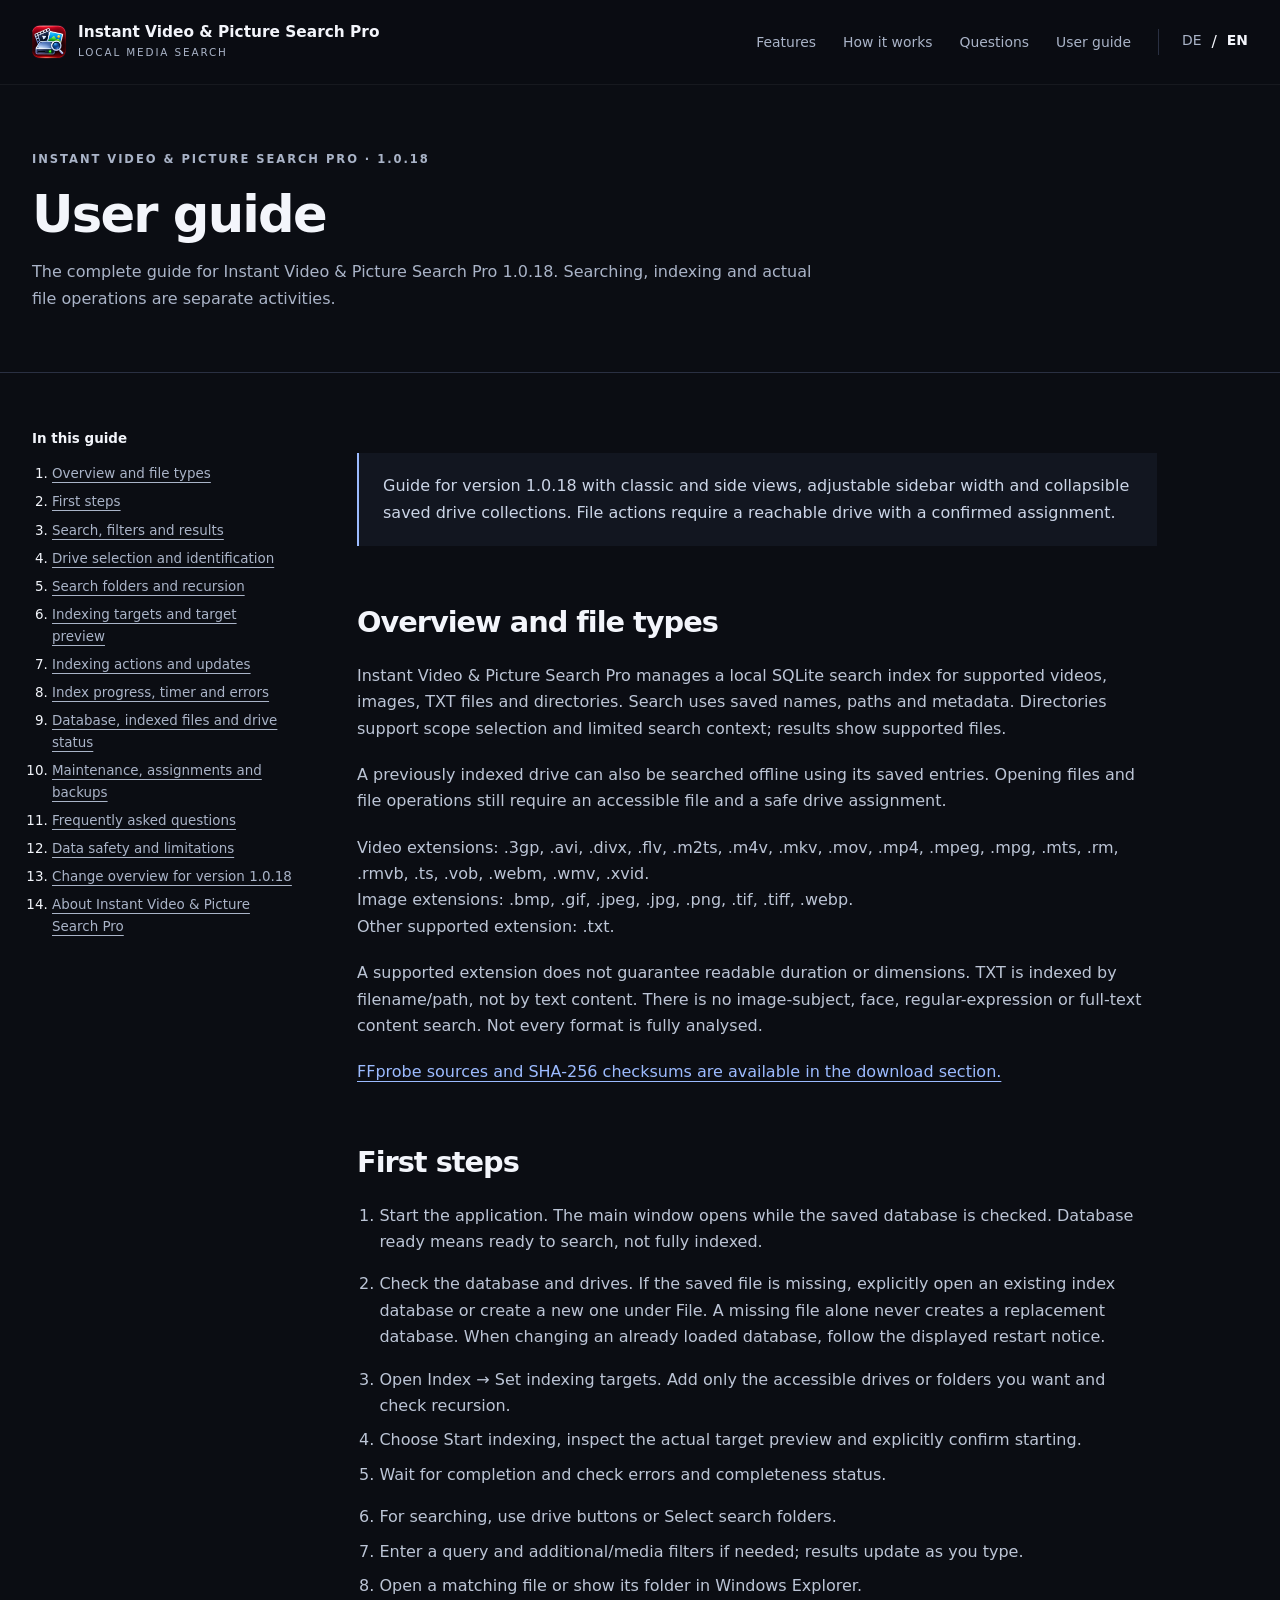
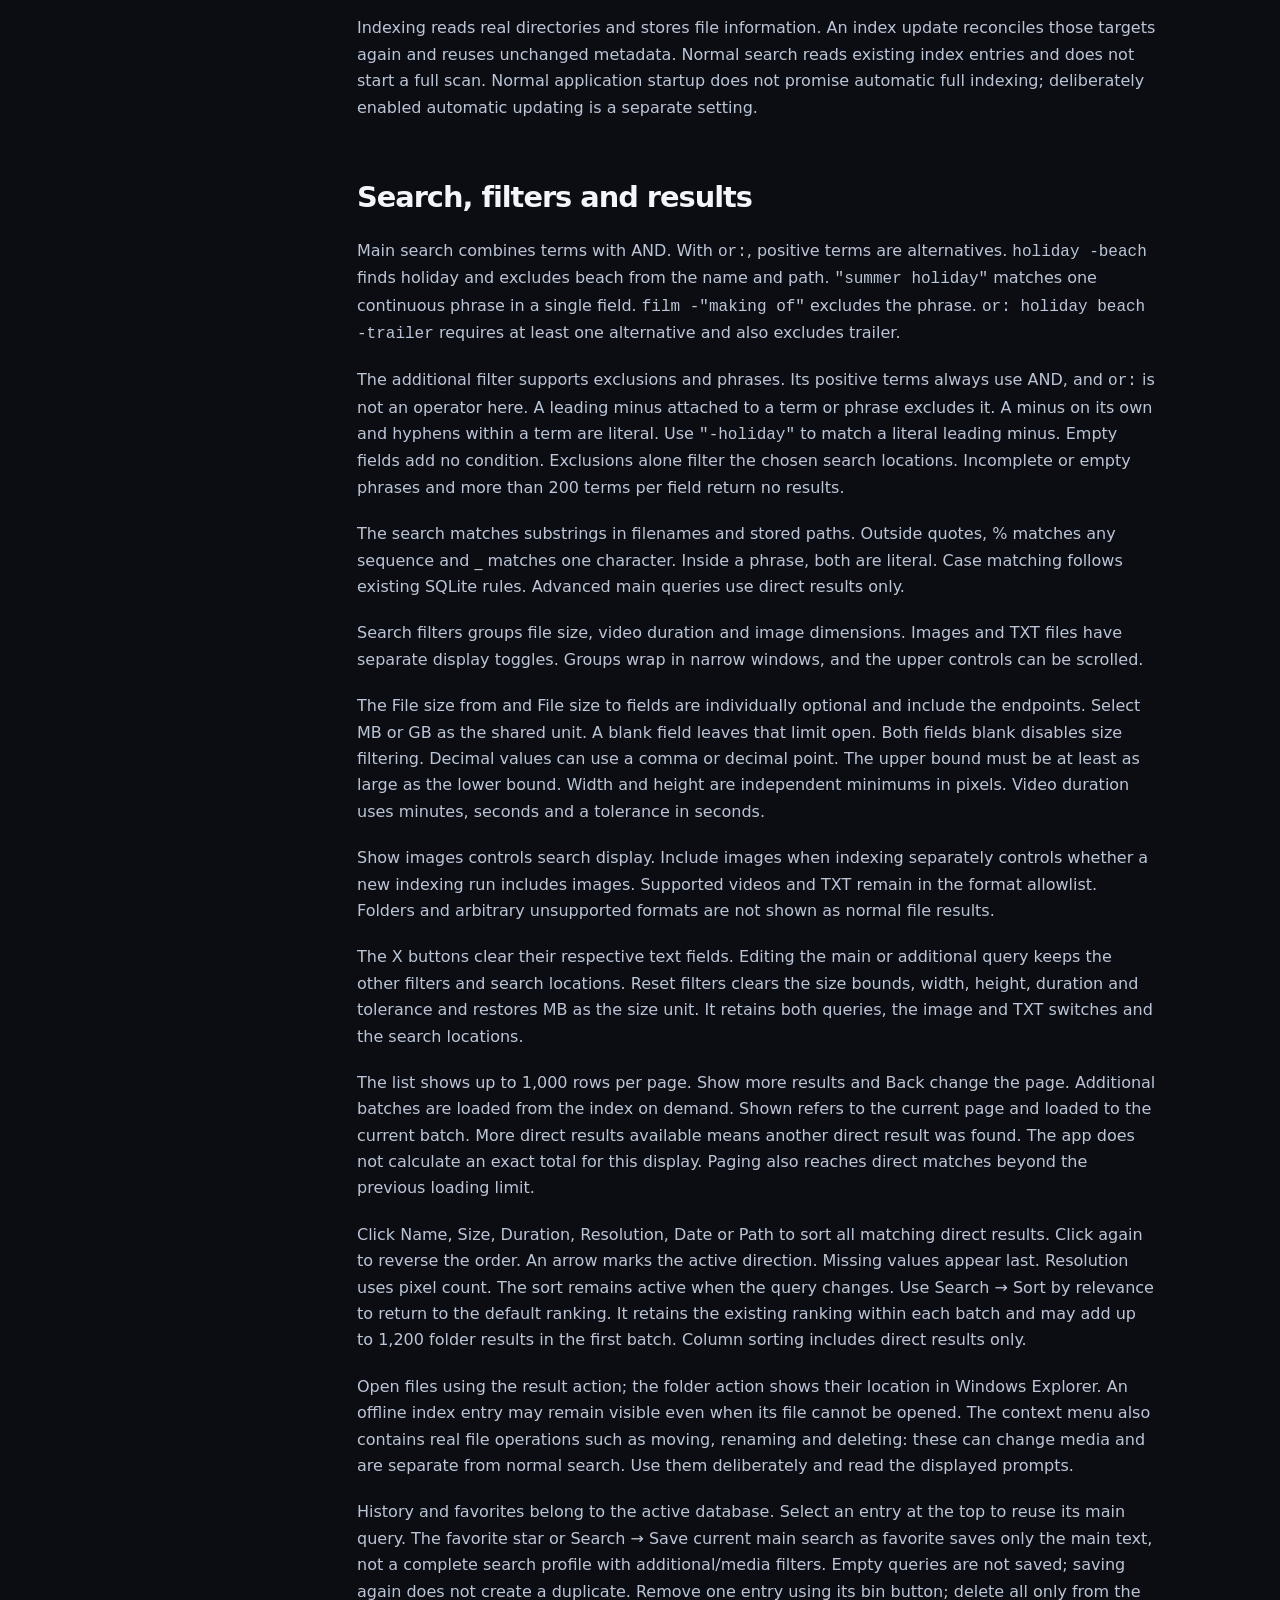
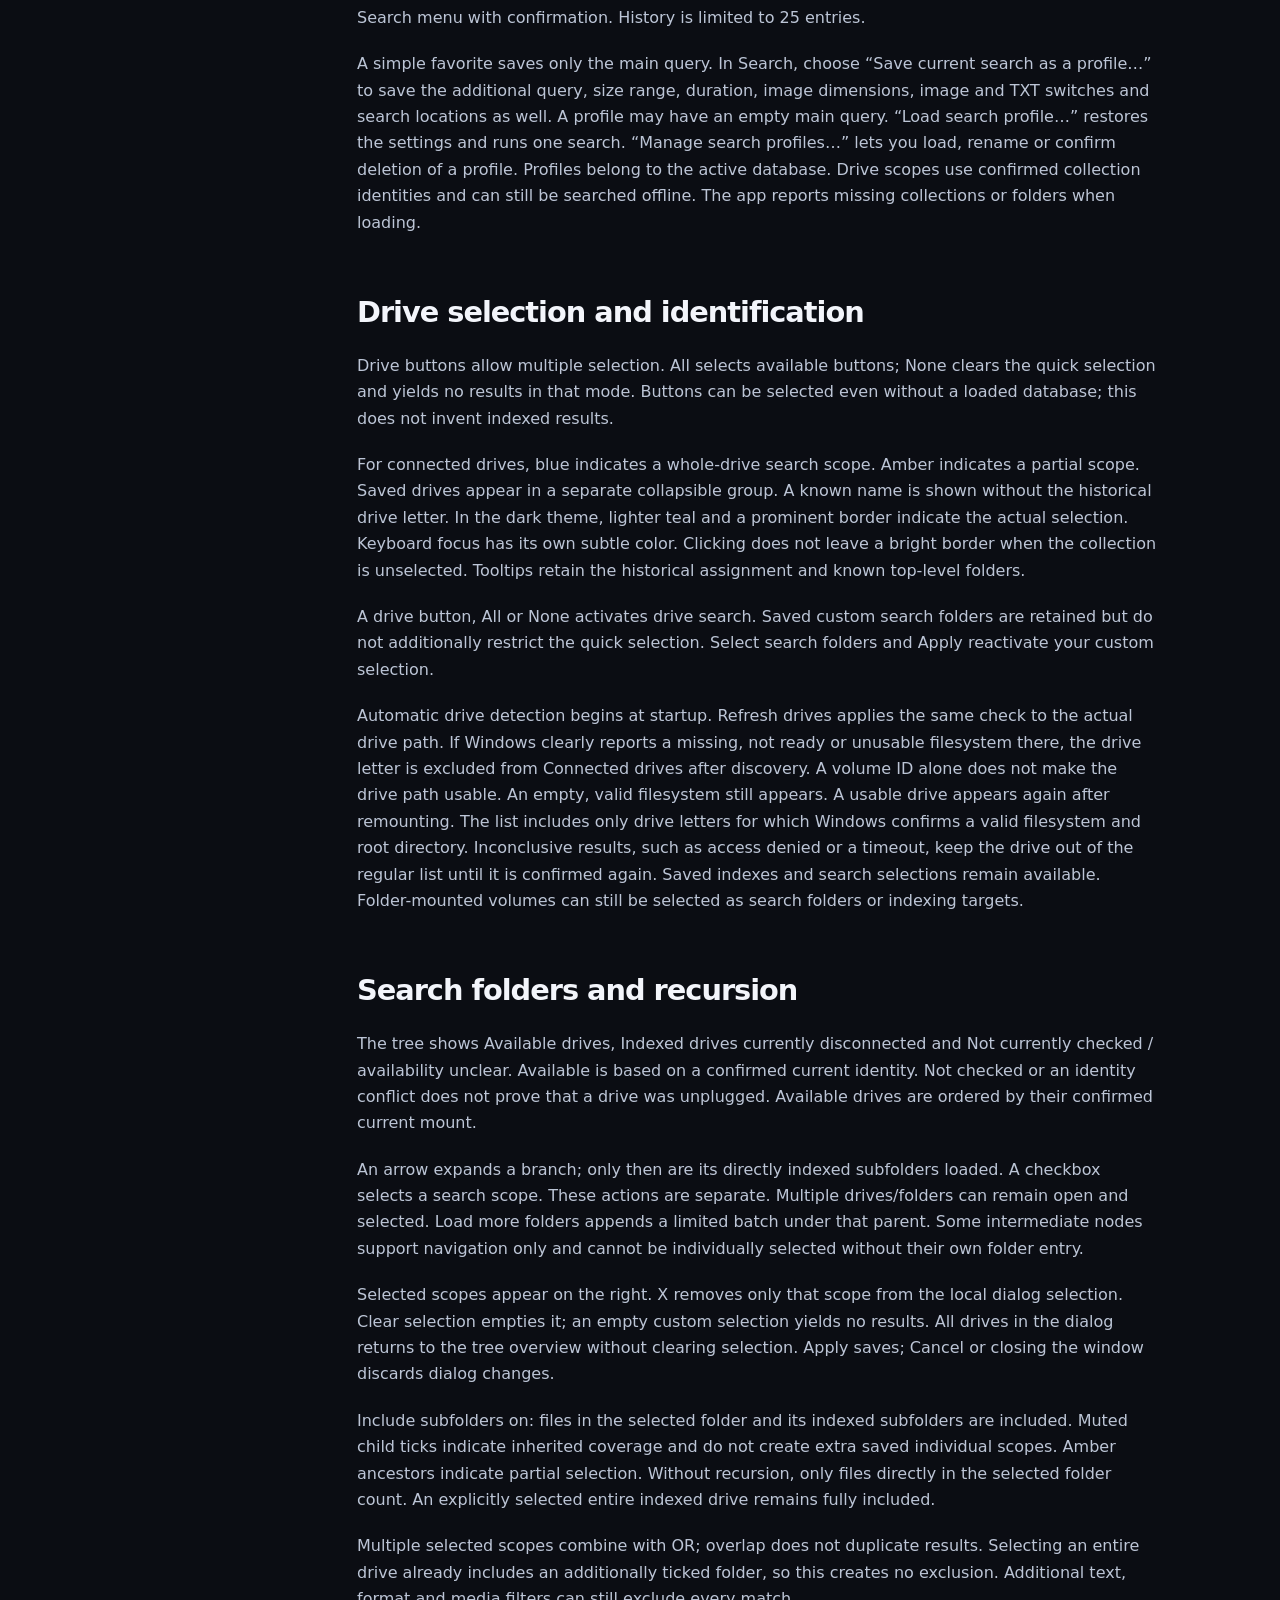
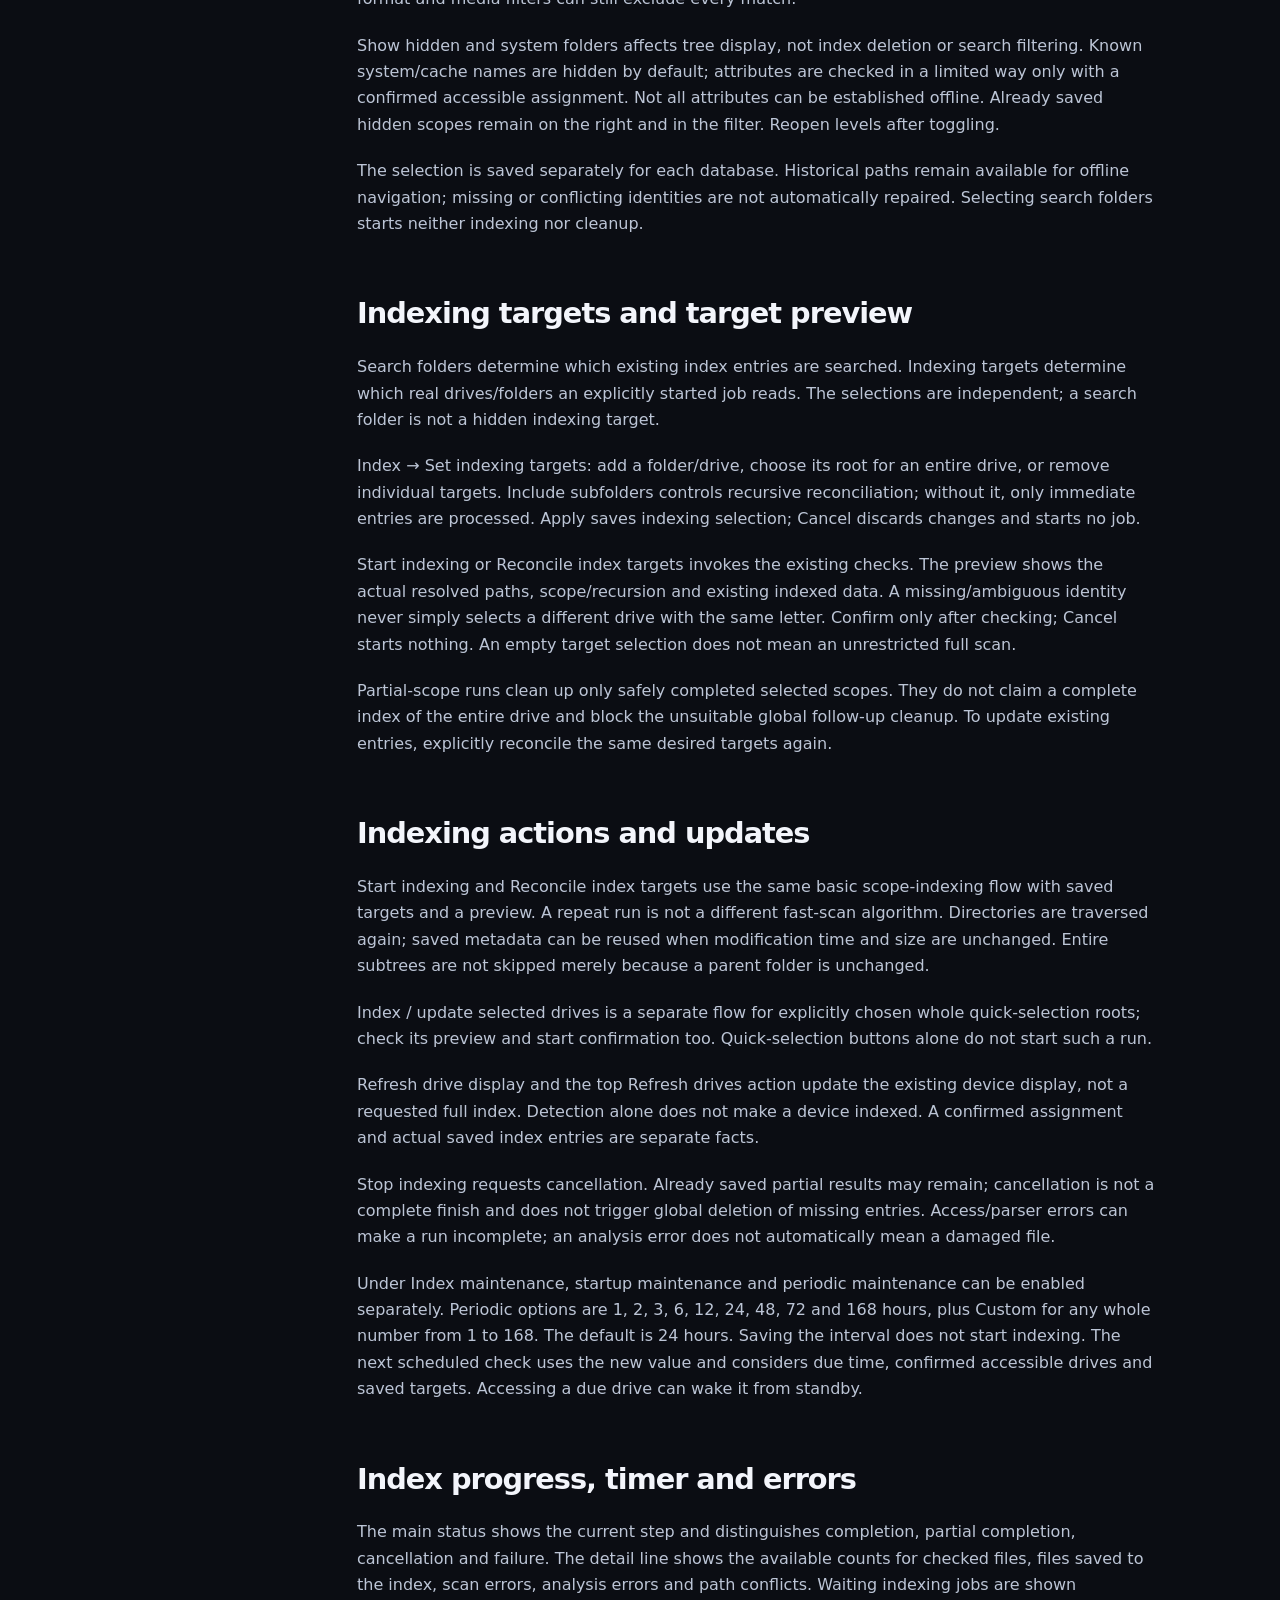
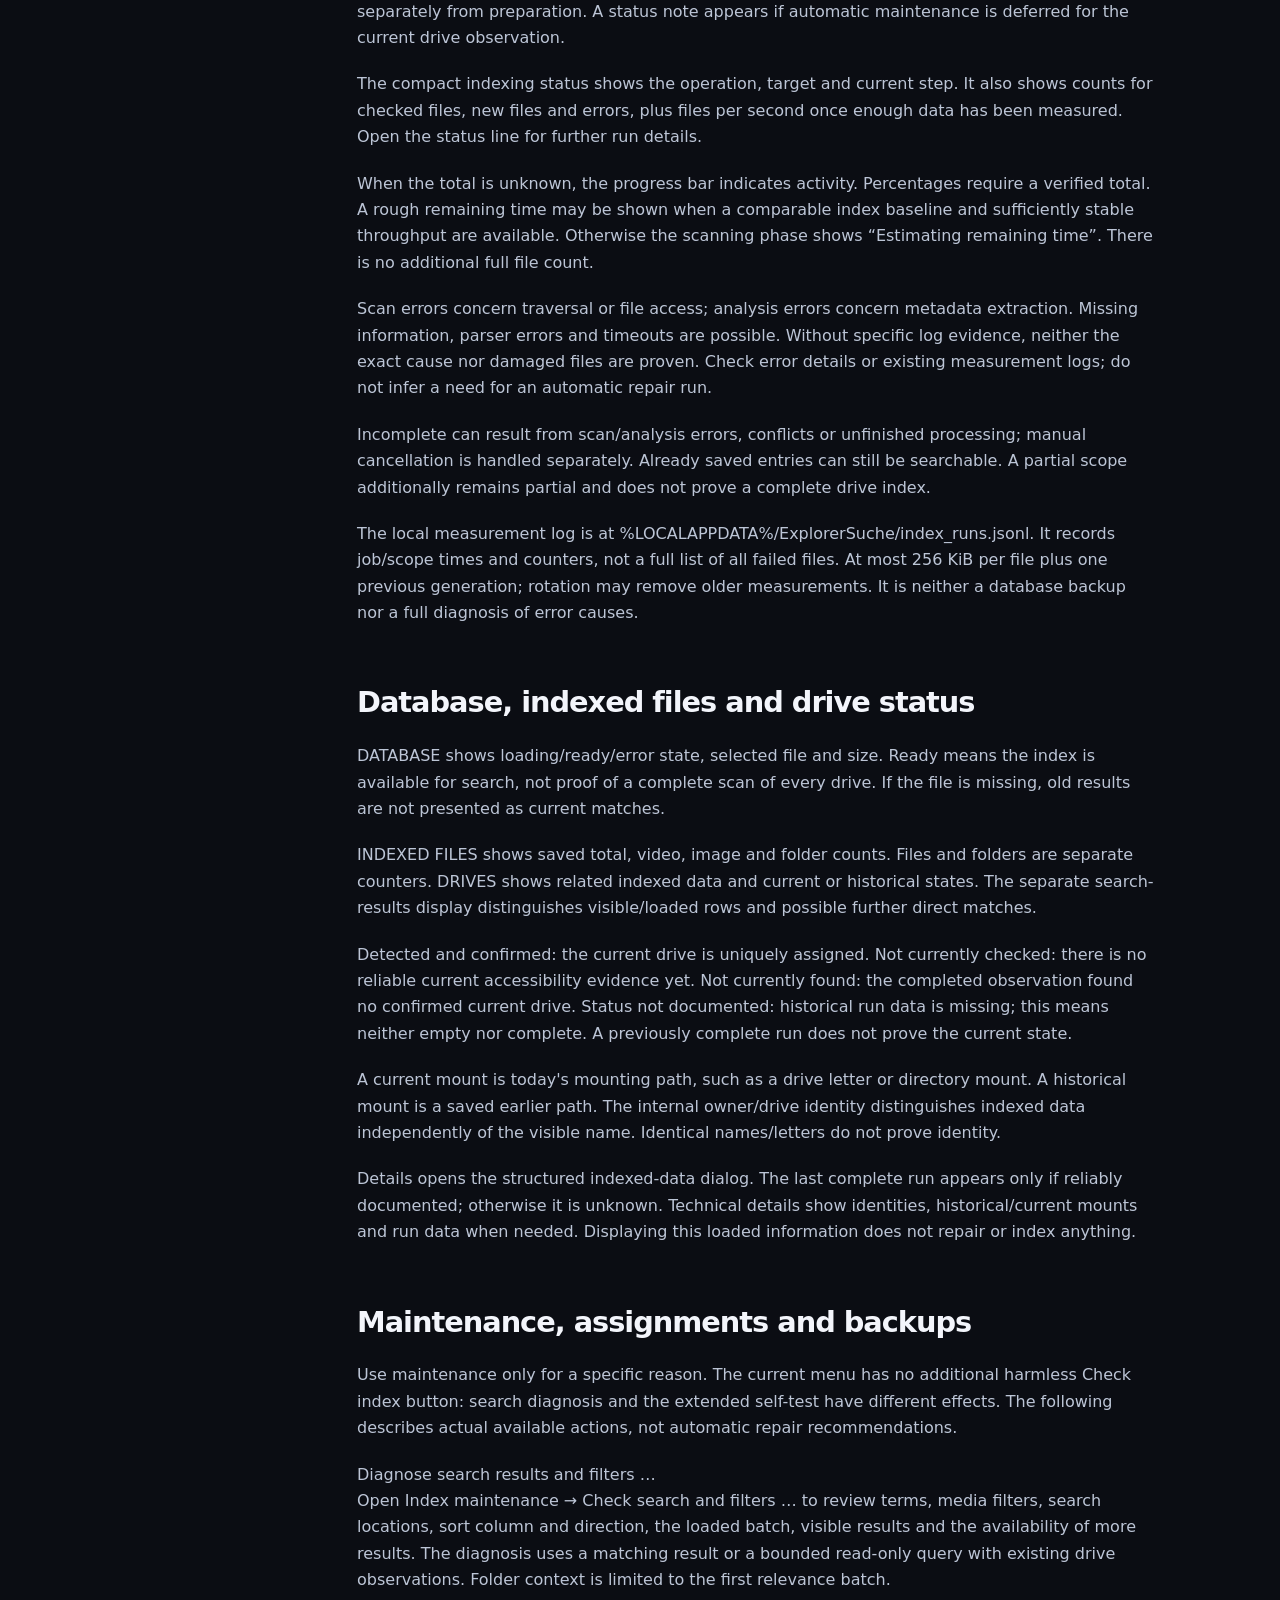
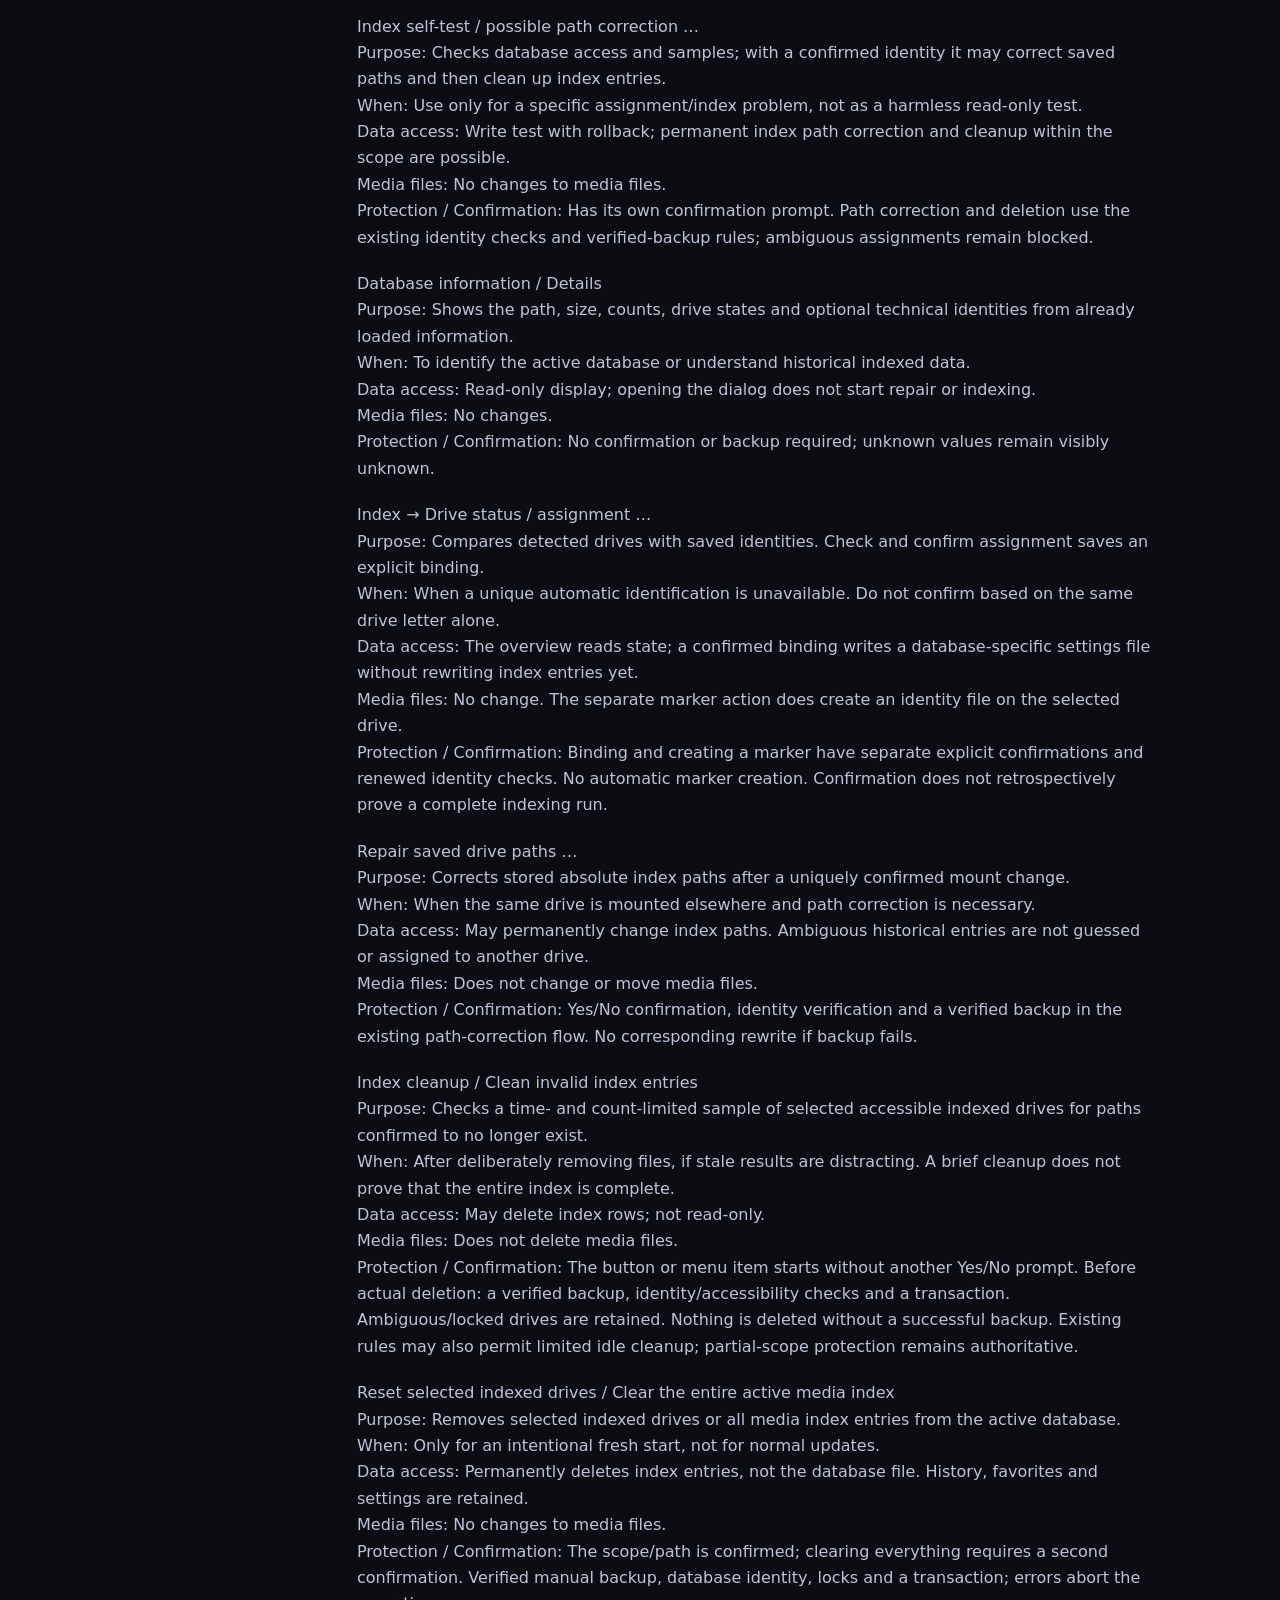
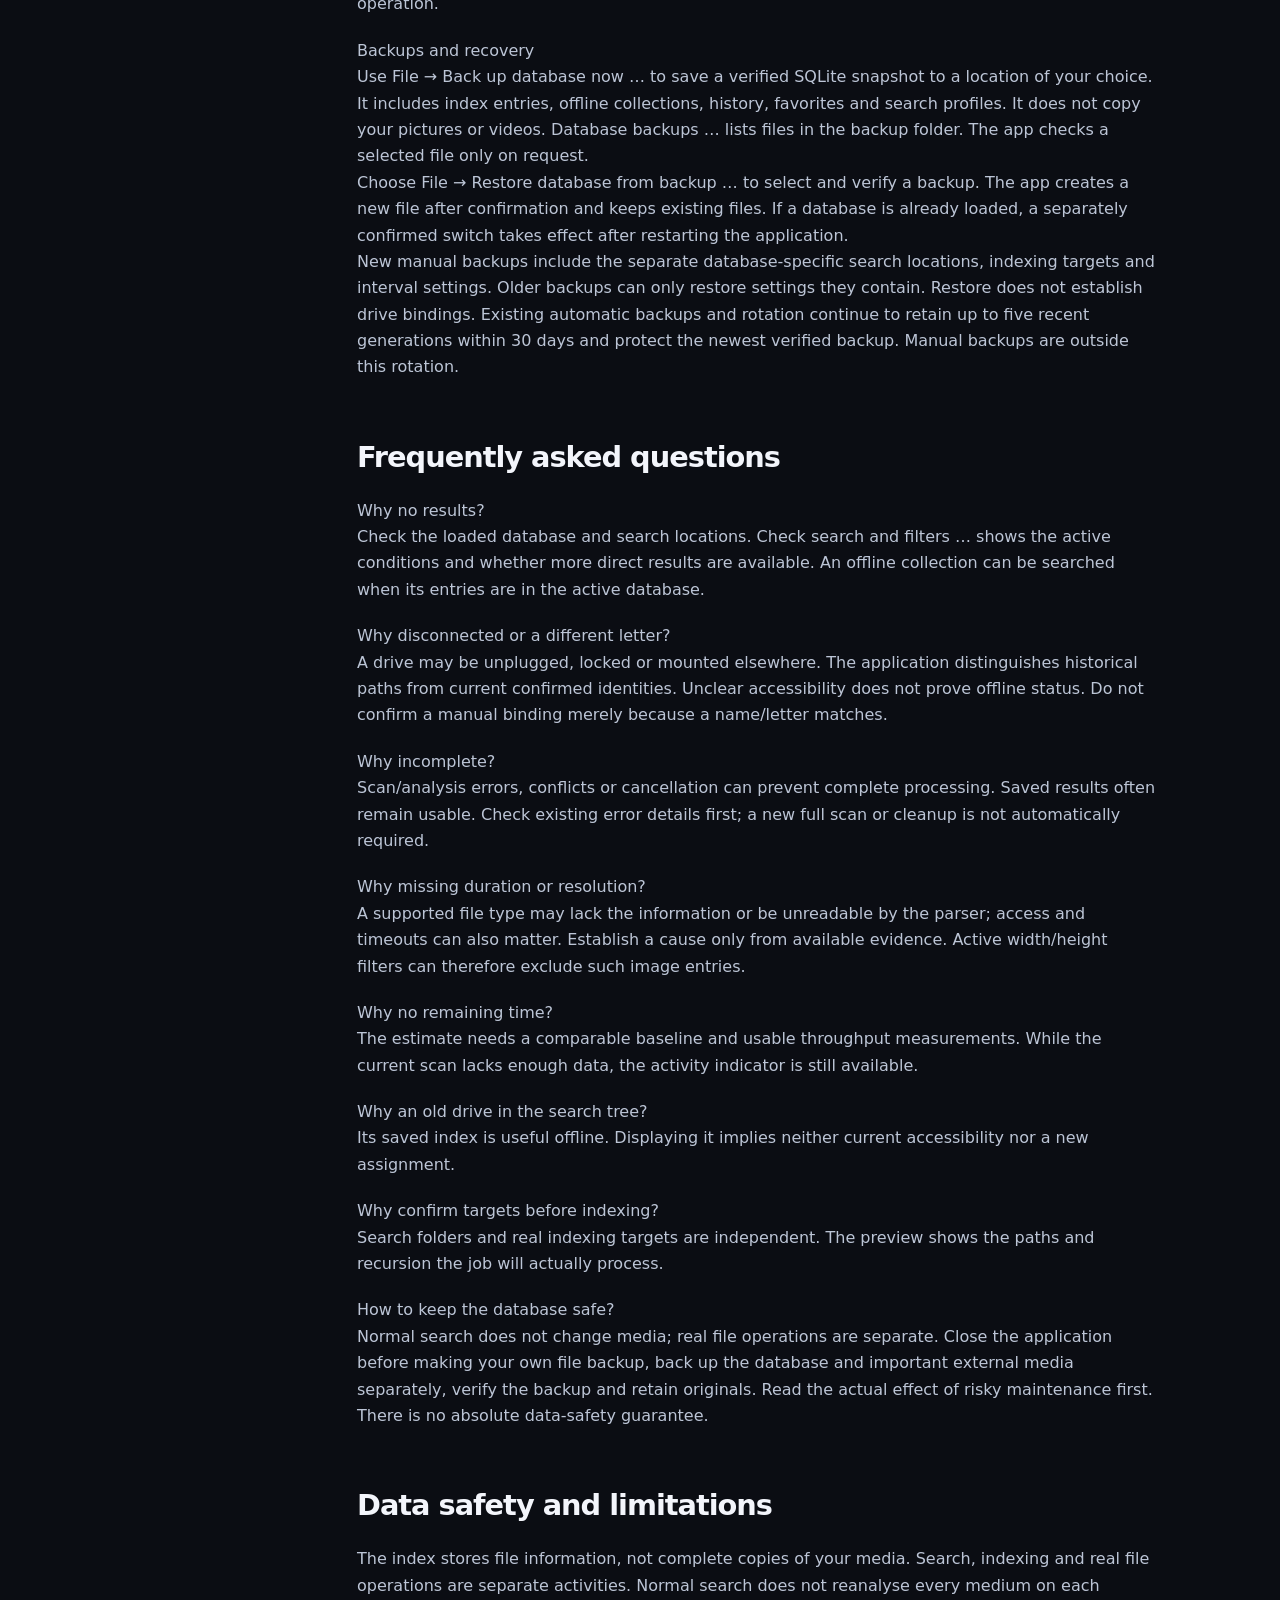
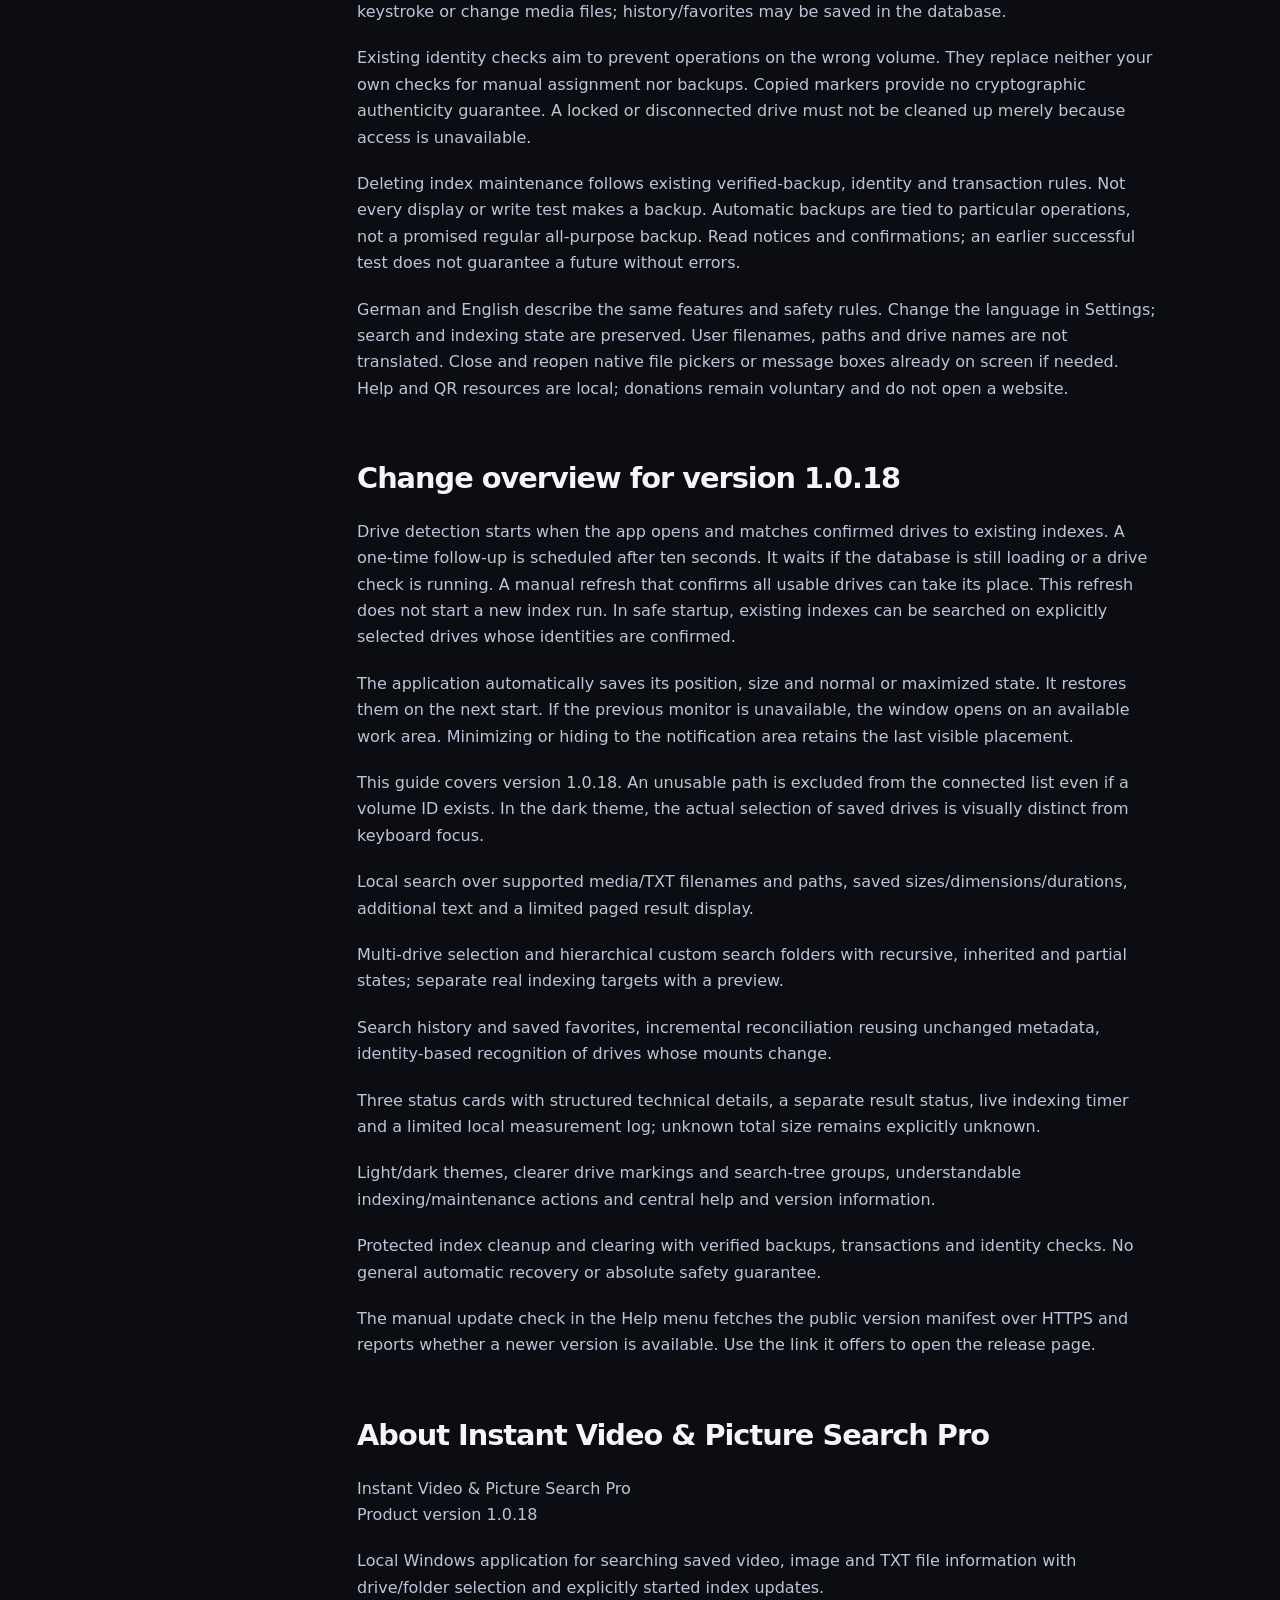
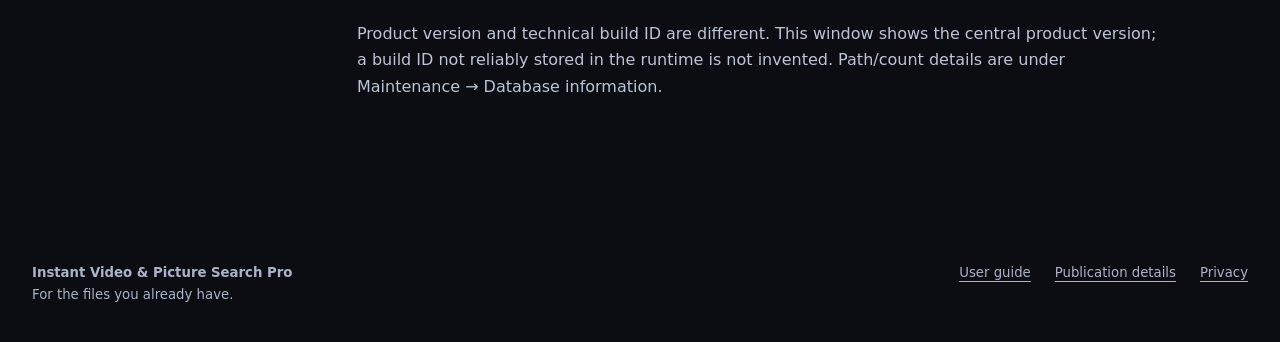
<file: docs/docs/en/guide.html>
<!doctype html>
<html lang="en"><head><meta charset="utf-8"><meta name="viewport" content="width=device-width,initial-scale=1">
<title>User guide | Instant Video & Picture Search Pro</title><meta name="description" content="The complete guide for Instant Video & Picture Search Pro 1.0.18. Searching, indexing and actual file operations are separate activities.">
<meta name="color-scheme" content="dark"><meta name="theme-color" content="#0b0d13">
<meta property="og:type" content="website"><meta property="og:site_name" content="Instant Video & Picture Search Pro"><meta property="og:locale" content="en_GB"><meta property="og:locale:alternate" content="de_DE"><meta property="og:title" content="User guide | Instant Video & Picture Search Pro"><meta property="og:description" content="The complete guide for Instant Video & Picture Search Pro 1.0.18. Searching, indexing and actual file operations are separate activities."><meta property="og:image" content="https://stigliz81.github.io/Instant-Video-Picture-Search-Pro/assets/images/v1018-main-en.png"><meta property="og:image:alt" content="Three selected saved drives, direct matches sorted by date, and controls for more result pages"><meta property="og:image:width" content="2060"><meta property="og:image:height" content="868"><meta name="twitter:card" content="summary_large_image"><meta name="twitter:image" content="https://stigliz81.github.io/Instant-Video-Picture-Search-Pro/assets/images/v1018-main-en.png"><meta name="twitter:image:alt" content="Three selected saved drives, direct matches sorted by date, and controls for more result pages">
<link rel="icon" type="image/png" href="../../assets/images/product-icon.png"><link rel="stylesheet" href="../../assets/css/site.css"><script src="../../assets/js/site.js" defer></script><link rel="canonical" href="https://stigliz81.github.io/Instant-Video-Picture-Search-Pro/docs/en/guide.html"><link rel="alternate" hreflang="de" href="https://stigliz81.github.io/Instant-Video-Picture-Search-Pro/docs/de/guide.html"><link rel="alternate" hreflang="en" href="https://stigliz81.github.io/Instant-Video-Picture-Search-Pro/docs/en/guide.html"></head><body>
<a class="skip" href="#main">Skip to content</a><header class="site-header"><div class="wrap header-inner"><a class="brand" href="../../en/index.html" aria-label="Instant Video & Picture Search Pro · Home"><img src="../../assets/images/product-icon.png" alt="" width="34" height="34"><span>Instant Video & Picture Search Pro<br><small>LOCAL MEDIA SEARCH</small></span></a><nav class="nav" aria-label="Main navigation"><a href="../../en/index.html#features">Features</a><a class="nav-how" href="../../en/index.html#how">How it works</a><a href="../../en/index.html#faq">Questions</a><a href="../../docs/en/guide.html">User guide</a><span class="languages" aria-label="Language"><a href="../../docs/de/guide.html" lang="de" hreflang="de" >DE</a><span aria-hidden="true">/</span><a href="guide.html" lang="en" hreflang="en" aria-current="page">EN</a></span></nav></div></header><main id="main"><div class="doc-hero"><div class="wrap"><p class="eyebrow">Instant Video & Picture Search Pro · 1.0.18</p><h1>User guide</h1><p>The complete guide for Instant Video & Picture Search Pro 1.0.18. Searching, indexing and actual file operations are separate activities.</p></div></div><div class="wrap doc-layout"><nav class="toc" aria-label="In this guide"><strong>In this guide</strong><ol><li><a href="#chapter-1">Overview and file types</a></li><li><a href="#chapter-2">First steps</a></li><li><a href="#chapter-3">Search, filters and results</a></li><li><a href="#chapter-4">Drive selection and identification</a></li><li><a href="#chapter-5">Search folders and recursion</a></li><li><a href="#chapter-6">Indexing targets and target preview</a></li><li><a href="#chapter-7">Indexing actions and updates</a></li><li><a href="#chapter-8">Index progress, timer and errors</a></li><li><a href="#chapter-9">Database, indexed files and drive status</a></li><li><a href="#chapter-10">Maintenance, assignments and backups</a></li><li><a href="#chapter-11">Frequently asked questions</a></li><li><a href="#chapter-12">Data safety and limitations</a></li><li><a href="#chapter-13">Change overview for version 1.0.18</a></li><li><a href="#chapter-14">About Instant Video & Picture Search Pro</a></li></ol></nav><article class="manual"><aside class="callout">Guide for version 1.0.18 with classic and side views, adjustable sidebar width and collapsible saved drive collections. File actions require a reachable drive with a confirmed assignment.</aside><h2 id="chapter-1">Overview and file types</h2><p>Instant Video & Picture Search Pro manages a local SQLite search index for supported videos, images, TXT files and directories. Search uses saved names, paths and metadata. Directories support scope selection and limited search context; results show supported files.</p><p>A previously indexed drive can also be searched offline using its saved entries. Opening files and file operations still require an accessible file and a safe drive assignment.</p><p>Video extensions: .3gp, .avi, .divx, .flv, .m2ts, .m4v, .mkv, .mov, .mp4, .mpeg, .mpg, .mts, .rm, .rmvb, .ts, .vob, .webm, .wmv, .xvid.<br>Image extensions: .bmp, .gif, .jpeg, .jpg, .png, .tif, .tiff, .webp.<br>Other supported extension: .txt.</p><p>A supported extension does not guarantee readable duration or dimensions. TXT is indexed by filename/path, not by text content. There is no image-subject, face, regular-expression or full-text content search. Not every format is fully analysed.</p><p><a href="../../en/index.html#download">FFprobe sources and SHA-256 checksums are available in the download section.</a></p><h2 id="chapter-2">First steps</h2><ol start="1"><li>Start the application. The main window opens while the saved database is checked. Database ready means ready to search, not fully indexed.</li></ol><ol start="2"><li>Check the database and drives. If the saved file is missing, explicitly open an existing index database or create a new one under File. A missing file alone never creates a replacement database. When changing an already loaded database, follow the displayed restart notice.</li></ol><ol start="3"><li>Open Index → Set indexing targets. Add only the accessible drives or folders you want and check recursion.</li><li>Choose Start indexing, inspect the actual target preview and explicitly confirm starting.</li><li>Wait for completion and check errors and completeness status.</li></ol><ol start="6"><li>For searching, use drive buttons or Select search folders.</li><li>Enter a query and additional/media filters if needed; results update as you type.</li><li>Open a matching file or show its folder in Windows Explorer.</li></ol><p>Indexing reads real directories and stores file information. An index update reconciles those targets again and reuses unchanged metadata. Normal search reads existing index entries and does not start a full scan. Normal application startup does not promise automatic full indexing; deliberately enabled automatic updating is a separate setting.</p><h2 id="chapter-3">Search, filters and results</h2><p>Main search combines terms with AND. With <code>or:</code>, positive terms are alternatives. <code>holiday -beach</code> finds holiday and excludes beach from the name and path. <code>"summer holiday"</code> matches one continuous phrase in a single field. <code>film -"making of"</code> excludes the phrase. <code>or: holiday beach -trailer</code> requires at least one alternative and also excludes trailer.</p><p>The additional filter supports exclusions and phrases. Its positive terms always use AND, and <code>or:</code> is not an operator here. A leading minus attached to a term or phrase excludes it. A minus on its own and hyphens within a term are literal. Use <code>"-holiday"</code> to match a literal leading minus. Empty fields add no condition. Exclusions alone filter the chosen search locations. Incomplete or empty phrases and more than 200 terms per field return no results.</p><p>The search matches substrings in filenames and stored paths. Outside quotes, % matches any sequence and _ matches one character. Inside a phrase, both are literal. Case matching follows existing SQLite rules. Advanced main queries use direct results only.</p><p>Search filters groups file size, video duration and image dimensions. Images and TXT files have separate display toggles. Groups wrap in narrow windows, and the upper controls can be scrolled.</p><p>The File size from and File size to fields are individually optional and include the endpoints. Select MB or GB as the shared unit. A blank field leaves that limit open. Both fields blank disables size filtering. Decimal values can use a comma or decimal point. The upper bound must be at least as large as the lower bound. Width and height are independent minimums in pixels. Video duration uses minutes, seconds and a tolerance in seconds.</p><p>Show images controls search display. Include images when indexing separately controls whether a new indexing run includes images. Supported videos and TXT remain in the format allowlist. Folders and arbitrary unsupported formats are not shown as normal file results.</p><p>The X buttons clear their respective text fields. Editing the main or additional query keeps the other filters and search locations. Reset filters clears the size bounds, width, height, duration and tolerance and restores MB as the size unit. It retains both queries, the image and TXT switches and the search locations.</p><p>The list shows up to 1,000 rows per page. Show more results and Back change the page. Additional batches are loaded from the index on demand. Shown refers to the current page and loaded to the current batch. More direct results available means another direct result was found. The app does not calculate an exact total for this display. Paging also reaches direct matches beyond the previous loading limit.</p><p>Click Name, Size, Duration, Resolution, Date or Path to sort all matching direct results. Click again to reverse the order. An arrow marks the active direction. Missing values appear last. Resolution uses pixel count. The sort remains active when the query changes. Use Search → Sort by relevance to return to the default ranking. It retains the existing ranking within each batch and may add up to 1,200 folder results in the first batch. Column sorting includes direct results only.</p><p>Open files using the result action; the folder action shows their location in Windows Explorer. An offline index entry may remain visible even when its file cannot be opened. The context menu also contains real file operations such as moving, renaming and deleting: these can change media and are separate from normal search. Use them deliberately and read the displayed prompts.</p><p>History and favorites belong to the active database. Select an entry at the top to reuse its main query. The favorite star or Search → Save current main search as favorite saves only the main text, not a complete search profile with additional/media filters. Empty queries are not saved; saving again does not create a duplicate. Remove one entry using its bin button; delete all only from the Search menu with confirmation. History is limited to 25 entries.</p><p>A simple favorite saves only the main query. In Search, choose “Save current search as a profile…” to save the additional query, size range, duration, image dimensions, image and TXT switches and search locations as well. A profile may have an empty main query. “Load search profile…” restores the settings and runs one search. “Manage search profiles…” lets you load, rename or confirm deletion of a profile. Profiles belong to the active database. Drive scopes use confirmed collection identities and can still be searched offline. The app reports missing collections or folders when loading.</p><h2 id="chapter-4">Drive selection and identification</h2><p>Drive buttons allow multiple selection. All selects available buttons; None clears the quick selection and yields no results in that mode. Buttons can be selected even without a loaded database; this does not invent indexed results.</p><p>For connected drives, blue indicates a whole-drive search scope. Amber indicates a partial scope. Saved drives appear in a separate collapsible group. A known name is shown without the historical drive letter. In the dark theme, lighter teal and a prominent border indicate the actual selection. Keyboard focus has its own subtle color. Clicking does not leave a bright border when the collection is unselected. Tooltips retain the historical assignment and known top-level folders.</p><p>A drive button, All or None activates drive search. Saved custom search folders are retained but do not additionally restrict the quick selection. Select search folders and Apply reactivate your custom selection.</p><p>Automatic drive detection begins at startup. Refresh drives applies the same check to the actual drive path. If Windows clearly reports a missing, not ready or unusable filesystem there, the drive letter is excluded from Connected drives after discovery. A volume ID alone does not make the drive path usable. An empty, valid filesystem still appears. A usable drive appears again after remounting. The list includes only drive letters for which Windows confirms a valid filesystem and root directory. Inconclusive results, such as access denied or a timeout, keep the drive out of the regular list until it is confirmed again. Saved indexes and search selections remain available. Folder-mounted volumes can still be selected as search folders or indexing targets.</p><h2 id="chapter-5">Search folders and recursion</h2><p>The tree shows Available drives, Indexed drives currently disconnected and Not currently checked / availability unclear. Available is based on a confirmed current identity. Not checked or an identity conflict does not prove that a drive was unplugged. Available drives are ordered by their confirmed current mount.</p><p>An arrow expands a branch; only then are its directly indexed subfolders loaded. A checkbox selects a search scope. These actions are separate. Multiple drives/folders can remain open and selected. Load more folders appends a limited batch under that parent. Some intermediate nodes support navigation only and cannot be individually selected without their own folder entry.</p><p>Selected scopes appear on the right. X removes only that scope from the local dialog selection. Clear selection empties it; an empty custom selection yields no results. All drives in the dialog returns to the tree overview without clearing selection. Apply saves; Cancel or closing the window discards dialog changes.</p><p>Include subfolders on: files in the selected folder and its indexed subfolders are included. Muted child ticks indicate inherited coverage and do not create extra saved individual scopes. Amber ancestors indicate partial selection. Without recursion, only files directly in the selected folder count. An explicitly selected entire indexed drive remains fully included.</p><p>Multiple selected scopes combine with OR; overlap does not duplicate results. Selecting an entire drive already includes an additionally ticked folder, so this creates no exclusion. Additional text, format and media filters can still exclude every match.</p><p>Show hidden and system folders affects tree display, not index deletion or search filtering. Known system/cache names are hidden by default; attributes are checked in a limited way only with a confirmed accessible assignment. Not all attributes can be established offline. Already saved hidden scopes remain on the right and in the filter. Reopen levels after toggling.</p><p>The selection is saved separately for each database. Historical paths remain available for offline navigation; missing or conflicting identities are not automatically repaired. Selecting search folders starts neither indexing nor cleanup.</p><h2 id="chapter-6">Indexing targets and target preview</h2><p>Search folders determine which existing index entries are searched. Indexing targets determine which real drives/folders an explicitly started job reads. The selections are independent; a search folder is not a hidden indexing target.</p><p>Index → Set indexing targets: add a folder/drive, choose its root for an entire drive, or remove individual targets. Include subfolders controls recursive reconciliation; without it, only immediate entries are processed. Apply saves indexing selection; Cancel discards changes and starts no job.</p><p>Start indexing or Reconcile index targets invokes the existing checks. The preview shows the actual resolved paths, scope/recursion and existing indexed data. A missing/ambiguous identity never simply selects a different drive with the same letter. Confirm only after checking; Cancel starts nothing. An empty target selection does not mean an unrestricted full scan.</p><p>Partial-scope runs clean up only safely completed selected scopes. They do not claim a complete index of the entire drive and block the unsuitable global follow-up cleanup. To update existing entries, explicitly reconcile the same desired targets again.</p><h2 id="chapter-7">Indexing actions and updates</h2><p>Start indexing and Reconcile index targets use the same basic scope-indexing flow with saved targets and a preview. A repeat run is not a different fast-scan algorithm. Directories are traversed again; saved metadata can be reused when modification time and size are unchanged. Entire subtrees are not skipped merely because a parent folder is unchanged.</p><p>Index / update selected drives is a separate flow for explicitly chosen whole quick-selection roots; check its preview and start confirmation too. Quick-selection buttons alone do not start such a run.</p><p>Refresh drive display and the top Refresh drives action update the existing device display, not a requested full index. Detection alone does not make a device indexed. A confirmed assignment and actual saved index entries are separate facts.</p><p>Stop indexing requests cancellation. Already saved partial results may remain; cancellation is not a complete finish and does not trigger global deletion of missing entries. Access/parser errors can make a run incomplete; an analysis error does not automatically mean a damaged file.</p><p>Under Index maintenance, startup maintenance and periodic maintenance can be enabled separately. Periodic options are 1, 2, 3, 6, 12, 24, 48, 72 and 168 hours, plus Custom for any whole number from 1 to 168. The default is 24 hours. Saving the interval does not start indexing. The next scheduled check uses the new value and considers due time, confirmed accessible drives and saved targets. Accessing a due drive can wake it from standby.</p><h2 id="chapter-8">Index progress, timer and errors</h2><p>The main status shows the current step and distinguishes completion, partial completion, cancellation and failure. The detail line shows the available counts for checked files, files saved to the index, scan errors, analysis errors and path conflicts. Waiting indexing jobs are shown separately from preparation. A status note appears if automatic maintenance is deferred for the current drive observation.</p><p>The compact indexing status shows the operation, target and current step. It also shows counts for checked files, new files and errors, plus files per second once enough data has been measured. Open the status line for further run details.</p><p>When the total is unknown, the progress bar indicates activity. Percentages require a verified total. A rough remaining time may be shown when a comparable index baseline and sufficiently stable throughput are available. Otherwise the scanning phase shows “Estimating remaining time”. There is no additional full file count.</p><p>Scan errors concern traversal or file access; analysis errors concern metadata extraction. Missing information, parser errors and timeouts are possible. Without specific log evidence, neither the exact cause nor damaged files are proven. Check error details or existing measurement logs; do not infer a need for an automatic repair run.</p><p>Incomplete can result from scan/analysis errors, conflicts or unfinished processing; manual cancellation is handled separately. Already saved entries can still be searchable. A partial scope additionally remains partial and does not prove a complete drive index.</p><p>The local measurement log is at %LOCALAPPDATA%/ExplorerSuche/index_runs.jsonl. It records job/scope times and counters, not a full list of all failed files. At most 256 KiB per file plus one previous generation; rotation may remove older measurements. It is neither a database backup nor a full diagnosis of error causes.</p><h2 id="chapter-9">Database, indexed files and drive status</h2><p>DATABASE shows loading/ready/error state, selected file and size. Ready means the index is available for search, not proof of a complete scan of every drive. If the file is missing, old results are not presented as current matches.</p><p>INDEXED FILES shows saved total, video, image and folder counts. Files and folders are separate counters. DRIVES shows related indexed data and current or historical states. The separate search-results display distinguishes visible/loaded rows and possible further direct matches.</p><p>Detected and confirmed: the current drive is uniquely assigned. Not currently checked: there is no reliable current accessibility evidence yet. Not currently found: the completed observation found no confirmed current drive. Status not documented: historical run data is missing; this means neither empty nor complete. A previously complete run does not prove the current state.</p><p>A current mount is today&#x27;s mounting path, such as a drive letter or directory mount. A historical mount is a saved earlier path. The internal owner/drive identity distinguishes indexed data independently of the visible name. Identical names/letters do not prove identity.</p><p>Details opens the structured indexed-data dialog. The last complete run appears only if reliably documented; otherwise it is unknown. Technical details show identities, historical/current mounts and run data when needed. Displaying this loaded information does not repair or index anything.</p><h2 id="chapter-10">Maintenance, assignments and backups</h2><p>Use maintenance only for a specific reason. The current menu has no additional harmless Check index button: search diagnosis and the extended self-test have different effects. The following describes actual available actions, not automatic repair recommendations.</p><p>Diagnose search results and filters …<br>Open Index maintenance → Check search and filters … to review terms, media filters, search locations, sort column and direction, the loaded batch, visible results and the availability of more results. The diagnosis uses a matching result or a bounded read-only query with existing drive observations. Folder context is limited to the first relevance batch.</p><p>Index self-test / possible path correction …<br>Purpose: Checks database access and samples; with a confirmed identity it may correct saved paths and then clean up index entries.<br>When: Use only for a specific assignment/index problem, not as a harmless read-only test.<br>Data access: Write test with rollback; permanent index path correction and cleanup within the scope are possible.<br>Media files: No changes to media files.<br>Protection / Confirmation: Has its own confirmation prompt. Path correction and deletion use the existing identity checks and verified-backup rules; ambiguous assignments remain blocked.</p><p>Database information / Details<br>Purpose: Shows the path, size, counts, drive states and optional technical identities from already loaded information.<br>When: To identify the active database or understand historical indexed data.<br>Data access: Read-only display; opening the dialog does not start repair or indexing.<br>Media files: No changes.<br>Protection / Confirmation: No confirmation or backup required; unknown values remain visibly unknown.</p><p>Index → Drive status / assignment …<br>Purpose: Compares detected drives with saved identities. Check and confirm assignment saves an explicit binding.<br>When: When a unique automatic identification is unavailable. Do not confirm based on the same drive letter alone.<br>Data access: The overview reads state; a confirmed binding writes a database-specific settings file without rewriting index entries yet.<br>Media files: No change. The separate marker action does create an identity file on the selected drive.<br>Protection / Confirmation: Binding and creating a marker have separate explicit confirmations and renewed identity checks. No automatic marker creation. Confirmation does not retrospectively prove a complete indexing run.</p><p>Repair saved drive paths …<br>Purpose: Corrects stored absolute index paths after a uniquely confirmed mount change.<br>When: When the same drive is mounted elsewhere and path correction is necessary.<br>Data access: May permanently change index paths. Ambiguous historical entries are not guessed or assigned to another drive.<br>Media files: Does not change or move media files.<br>Protection / Confirmation: Yes/No confirmation, identity verification and a verified backup in the existing path-correction flow. No corresponding rewrite if backup fails.</p><p>Index cleanup / Clean invalid index entries<br>Purpose: Checks a time- and count-limited sample of selected accessible indexed drives for paths confirmed to no longer exist.<br>When: After deliberately removing files, if stale results are distracting. A brief cleanup does not prove that the entire index is complete.<br>Data access: May delete index rows; not read-only.<br>Media files: Does not delete media files.<br>Protection / Confirmation: The button or menu item starts without another Yes/No prompt. Before actual deletion: a verified backup, identity/accessibility checks and a transaction. Ambiguous/locked drives are retained. Nothing is deleted without a successful backup. Existing rules may also permit limited idle cleanup; partial-scope protection remains authoritative.</p><p>Reset selected indexed drives / Clear the entire active media index<br>Purpose: Removes selected indexed drives or all media index entries from the active database.<br>When: Only for an intentional fresh start, not for normal updates.<br>Data access: Permanently deletes index entries, not the database file. History, favorites and settings are retained.<br>Media files: No changes to media files.<br>Protection / Confirmation: The scope/path is confirmed; clearing everything requires a second confirmation. Verified manual backup, database identity, locks and a transaction; errors abort the operation.</p><p>Backups and recovery<br>Use File → Back up database now … to save a verified SQLite snapshot to a location of your choice. It includes index entries, offline collections, history, favorites and search profiles. It does not copy your pictures or videos. Database backups … lists files in the backup folder. The app checks a selected file only on request.<br>Choose File → Restore database from backup … to select and verify a backup. The app creates a new file after confirmation and keeps existing files. If a database is already loaded, a separately confirmed switch takes effect after restarting the application.<br>New manual backups include the separate database-specific search locations, indexing targets and interval settings. Older backups can only restore settings they contain. Restore does not establish drive bindings. Existing automatic backups and rotation continue to retain up to five recent generations within 30 days and protect the newest verified backup. Manual backups are outside this rotation.</p><h2 id="chapter-11">Frequently asked questions</h2><p>Why no results?<br>Check the loaded database and search locations. Check search and filters … shows the active conditions and whether more direct results are available. An offline collection can be searched when its entries are in the active database.</p><p>Why disconnected or a different letter?<br>A drive may be unplugged, locked or mounted elsewhere. The application distinguishes historical paths from current confirmed identities. Unclear accessibility does not prove offline status. Do not confirm a manual binding merely because a name/letter matches.</p><p>Why incomplete?<br>Scan/analysis errors, conflicts or cancellation can prevent complete processing. Saved results often remain usable. Check existing error details first; a new full scan or cleanup is not automatically required.</p><p>Why missing duration or resolution?<br>A supported file type may lack the information or be unreadable by the parser; access and timeouts can also matter. Establish a cause only from available evidence. Active width/height filters can therefore exclude such image entries.</p><p>Why no remaining time?<br>The estimate needs a comparable baseline and usable throughput measurements. While the current scan lacks enough data, the activity indicator is still available.</p><p>Why an old drive in the search tree?<br>Its saved index is useful offline. Displaying it implies neither current accessibility nor a new assignment.</p><p>Why confirm targets before indexing?<br>Search folders and real indexing targets are independent. The preview shows the paths and recursion the job will actually process.</p><p>How to keep the database safe?<br>Normal search does not change media; real file operations are separate. Close the application before making your own file backup, back up the database and important external media separately, verify the backup and retain originals. Read the actual effect of risky maintenance first. There is no absolute data-safety guarantee.</p><h2 id="chapter-12">Data safety and limitations</h2><p>The index stores file information, not complete copies of your media. Search, indexing and real file operations are separate activities. Normal search does not reanalyse every medium on each keystroke or change media files; history/favorites may be saved in the database.</p><p>Existing identity checks aim to prevent operations on the wrong volume. They replace neither your own checks for manual assignment nor backups. Copied markers provide no cryptographic authenticity guarantee. A locked or disconnected drive must not be cleaned up merely because access is unavailable.</p><p>Deleting index maintenance follows existing verified-backup, identity and transaction rules. Not every display or write test makes a backup. Automatic backups are tied to particular operations, not a promised regular all-purpose backup. Read notices and confirmations; an earlier successful test does not guarantee a future without errors.</p><p>German and English describe the same features and safety rules. Change the language in Settings; search and indexing state are preserved. User filenames, paths and drive names are not translated. Close and reopen native file pickers or message boxes already on screen if needed. Help and QR resources are local; donations remain voluntary and do not open a website.</p><h2 id="chapter-13">Change overview for version 1.0.18</h2><p>Drive detection starts when the app opens and matches confirmed drives to existing indexes. A one-time follow-up is scheduled after ten seconds. It waits if the database is still loading or a drive check is running. A manual refresh that confirms all usable drives can take its place. This refresh does not start a new index run. In safe startup, existing indexes can be searched on explicitly selected drives whose identities are confirmed.</p><p>The application automatically saves its position, size and normal or maximized state. It restores them on the next start. If the previous monitor is unavailable, the window opens on an available work area. Minimizing or hiding to the notification area retains the last visible placement.</p><p>This guide covers version 1.0.18. An unusable path is excluded from the connected list even if a volume ID exists. In the dark theme, the actual selection of saved drives is visually distinct from keyboard focus.</p><p>Local search over supported media/TXT filenames and paths, saved sizes/dimensions/durations, additional text and a limited paged result display.</p><p>Multi-drive selection and hierarchical custom search folders with recursive, inherited and partial states; separate real indexing targets with a preview.</p><p>Search history and saved favorites, incremental reconciliation reusing unchanged metadata, identity-based recognition of drives whose mounts change.</p><p>Three status cards with structured technical details, a separate result status, live indexing timer and a limited local measurement log; unknown total size remains explicitly unknown.</p><p>Light/dark themes, clearer drive markings and search-tree groups, understandable indexing/maintenance actions and central help and version information.</p><p>Protected index cleanup and clearing with verified backups, transactions and identity checks. No general automatic recovery or absolute safety guarantee.</p><p>The manual update check in the Help menu fetches the public version manifest over HTTPS and reports whether a newer version is available. Use the link it offers to open the release page.</p><h2 id="chapter-14">About Instant Video & Picture Search Pro</h2><p>Instant Video & Picture Search Pro<br>Product version 1.0.18</p><p>Local Windows application for searching saved video, image and TXT file information with drive/folder selection and explicitly started index updates.</p><p>Product version and technical build ID are different. This window shows the central product version; a build ID not reliably stored in the runtime is not invented. Path/count details are under Maintenance → Database information.</p></article></div></main><footer class="site-footer"><div class="wrap"><div class="footer-inner"><div><strong>Instant Video & Picture Search Pro</strong><br>For the files you already have.</div><div class="footer-links"><a href="../../docs/en/guide.html">User guide</a><a href="../../en/legal.html">Publication details</a><a href="../../en/legal.html#privacy">Privacy</a></div></div></div></footer><dialog class="lightbox" id="lightbox" aria-label="Open PNG original image"><div class="lightbox-bar"><p></p><button type="button">Close</button></div><img alt=""></dialog></body></html>
</file>
<file: docs/assets/css/site.css>
:root{color-scheme:dark;--bg:#0b0d13;--surface:#121620;--raised:#191e2c;--line:#2a3042;--text:#f3f5fb;--muted:#aab4c8;--blue:#9cbbff;--purple:#b9a6fa;--max:1180px}*{box-sizing:border-box}html{scroll-behavior:smooth;scroll-padding-top:95px}body{margin:0;background:var(--bg);color:var(--text);font:16px/1.65 "Segoe UI",system-ui,sans-serif}a{color:var(--blue);text-underline-offset:4px}a:hover{color:#d3dfff}button{font:inherit}a,button,summary{-webkit-tap-highlight-color:transparent}:focus-visible{outline:3px solid #c1afff;outline-offset:5px}img{display:block;max-width:100%;height:auto}p{margin:0 0 1.25em}h1,h2,h3{line-height:1.14;letter-spacing:-.035em}h1{font-size:clamp(2.5rem,5.2vw,4.75rem);font-weight:650;max-width:1000px;margin:22px auto}h2{font-size:clamp(1.9rem,3.2vw,2.85rem);font-weight:600;margin:0 0 22px}h3{font-size:1.2rem;margin:0 0 13px;letter-spacing:-.02em}ul,ol{padding-left:1.4em}li{margin:.5em 0}.wrap{width:min(var(--max),calc(100% - 64px));margin:auto}.skip{position:fixed;top:-80px;left:20px;padding:12px;background:var(--text);color:var(--bg);z-index:99}.skip:focus{top:12px}.site-header{border-bottom:1px solid #ffffff0e;background:#0b0d13ed;position:sticky;top:0;z-index:20;backdrop-filter:blur(16px)}.header-inner{display:flex;align-items:center;justify-content:space-between;gap:24px;min-height:84px}.brand{display:flex;align-items:center;gap:12px;text-decoration:none;color:var(--text);font-size:.96rem;font-weight:650;line-height:1.25;flex-shrink:0}.brand img{width:34px;height:34px}.brand small{font-size:.65rem;letter-spacing:.18em;color:var(--muted);font-weight:500}.nav{display:flex;align-items:center;gap:27px;flex-wrap:wrap}.nav a{text-decoration:none;color:var(--muted);font-size:.87rem}.nav a:hover{color:white}.languages{display:flex;gap:10px;border-left:1px solid var(--line);padding-left:23px;white-space:nowrap}.languages [aria-current]{color:var(--text);font-weight:700}.hero{text-align:center;padding:78px 0 0;background:radial-gradient(ellipse at 50% 30%,#25477c29,transparent 63%)}.eyebrow{color:var(--blue);text-transform:uppercase;letter-spacing:.17em;font-size:.72rem;font-weight:700}.hero .intro{font-size:1.18rem;color:var(--muted);max-width:660px;margin:0 auto 26px}.actions{display:flex;gap:12px;justify-content:center;flex-wrap:wrap;margin:28px 0}.button{display:inline-flex;justify-content:center;align-items:center;padding:12px 23px;border-radius:7px;background:#b0c7ff;color:#0c1428;text-decoration:none;font-weight:650;font-size:.91rem;border:1px solid transparent}.button:hover{background:#d0ddff;color:#0c1428}.button.secondary{background:#171c29;border-color:#30394e;color:var(--text)}.small-note{color:var(--muted);font-size:.8rem}.hero .small-note{margin-bottom:38px}.screenshot{margin:0;border:1px solid #343d54;border-radius:12px;overflow:hidden;background:#10151f;position:relative}.screenshot>a{display:block;cursor:zoom-in}.screenshot img{width:100%;aspect-ratio:16/9;object-fit:contain}.screenshot figcaption{display:flex;align-items:center;justify-content:space-between;gap:14px;border-top:1px solid var(--line);padding:13px 18px;color:var(--muted);font-size:.78rem;text-align:left}.badge{background:#242a3c;color:#d1c7f7;padding:3px 8px;border-radius:4px;font-size:.69rem;white-space:nowrap}.hero-shot{box-shadow:0 30px 90px #0008}.gallery{display:grid;grid-template-columns:repeat(3,minmax(0,1fr));gap:18px;margin-top:20px}.gallery .screenshot{border-color:var(--line)}.gallery figcaption{display:block}.gallery figcaption strong{display:block;color:var(--text);font-weight:500;margin-bottom:5px}.gallery .badge{display:inline-block}.section{padding:105px 0;border-bottom:1px solid #ffffff0a}.section-heading{max-width:740px;margin-bottom:44px}.section-heading p{color:var(--muted);font-size:1.05rem}.section-heading .eyebrow{margin-bottom:18px}.principles{display:grid;grid-template-columns:repeat(3,minmax(0,1fr));gap:40px;margin-bottom:65px}.principle{padding-top:22px;border-top:1px solid #3c4662}.principle .num{color:var(--purple);font-size:.76rem;letter-spacing:.08em;margin-bottom:20px;display:block}.principle p,.feature p{color:var(--muted);font-size:.94rem;margin:0}.feature-grid{display:grid;grid-template-columns:repeat(3,minmax(0,1fr));gap:16px}.feature{background:var(--surface);border:1px solid var(--line);border-radius:9px;padding:26px}.feature .icon{color:var(--blue);width:35px;height:35px;margin-bottom:24px}.feature .icon svg{width:28px;height:28px}.detail-strip{display:grid;grid-template-columns:1fr 1fr;gap:45px;border-left:2px solid #8e7fcb;padding:26px 30px;margin-top:28px;background:#11141d}.detail-strip p{color:var(--muted);font-size:.92rem;margin:0}.steps{display:grid;grid-template-columns:1fr 1fr;gap:50px 32px;counter-reset:step}.step{min-width:0}.step-image{position:relative;margin-bottom:24px}.step-number{position:absolute;top:16px;left:16px;border:1px solid #b8ccff;background:#192742;color:#f3f6ff;display:grid;place-items:center;width:32px;height:32px;border-radius:50%;font-size:.8rem;font-weight:700;pointer-events:none}.step h3{font-size:1.35rem}.step p{color:var(--muted);font-size:.95rem;max-width:510px}.guide-banner{display:flex;align-items:center;justify-content:space-between;gap:28px;padding:32px;border:1px solid #3d3b58;border-radius:10px;background:linear-gradient(110deg,#171d2a,#1c172a);margin-top:50px}.guide-banner p{color:var(--muted);margin:0;max-width:600px}.guide-banner h3{font-size:1.45rem}.guide-banner .button{flex-shrink:0}.faq-layout{display:grid;grid-template-columns:1fr 1.5fr;gap:90px}.faq-list details{border-bottom:1px solid var(--line);padding:20px 0}.faq-list details:first-child{padding-top:0}.faq-list summary{cursor:pointer;font-size:1.02rem;line-height:1.5;font-weight:500;padding-right:20px}.faq-list details p{color:var(--muted);font-size:.94rem;margin:18px 0 4px}.download-box{background:radial-gradient(ellipse at 90% 20%,#564b873d,transparent 65%),#141a27;border:1px solid #3b425a;padding:54px;border-radius:12px;display:grid;grid-template-columns:1.2fr 1fr;gap:65px}.download-box p{color:var(--muted)}.download-box h2{font-size:2.3rem}.release-label{display:inline-block;border:1px solid #4e5870;padding:5px 10px;border-radius:4px;color:#d5ddf0;font-size:.77rem;margin-bottom:22px}.download-state{background:#2a3347;color:#d8e0ef;border:1px solid #505d77;border-radius:7px;padding:17px 24px;display:block;text-align:center;font-weight:650;margin-bottom:16px}.download-meta{font-size:.83rem;color:var(--muted)}.download-meta strong{color:var(--text)}.site-footer{padding:42px 0;color:var(--muted);font-size:.83rem}.footer-inner{display:flex;justify-content:space-between;align-items:flex-start;gap:30px}.footer-links{display:flex;gap:24px;flex-wrap:wrap}.footer-links a{color:var(--muted)}.legal-note{font-size:.76rem;max-width:790px;margin:24px 0 0;color:#929db3}.legal-note a{color:inherit}.lightbox{padding:0;max-width:min(94vw,1500px);width:94vw;border:1px solid #56627f;background:var(--bg);color:var(--text);border-radius:10px}.lightbox::backdrop{background:#05070de8}.lightbox img{width:100%;max-height:78vh;object-fit:contain}.lightbox-bar{display:flex;align-items:center;justify-content:space-between;gap:20px;padding:14px 20px}.lightbox button{border:1px solid #56627f;border-radius:5px;background:#20283a;color:white;padding:8px 15px;cursor:pointer}.lightbox p{margin:0;font-size:.85rem;color:var(--muted)}.doc-hero{padding:65px 0 40px;border-bottom:1px solid var(--line)}.doc-hero h1{margin:16px 0;font-size:clamp(2.3rem,4vw,3.5rem)}.doc-hero p{color:var(--muted);max-width:800px}.doc-layout{display:grid;grid-template-columns:260px minmax(0,1fr);gap:65px;padding:55px 0 100px}.toc{font-size:.84rem;line-height:1.6}.toc ol{padding-left:20px}.toc a{color:var(--muted)}.manual{max-width:800px;min-width:0}.manual h2{font-size:1.8rem;margin:60px 0 24px;scroll-margin-top:110px}.manual h2:first-child{margin-top:0}.manual p,.manual li{color:#bcc5d6;overflow-wrap:anywhere}.manual strong{color:var(--text)}.callout{padding:20px 24px;border-left:2px solid var(--blue);background:var(--surface);color:#cbd5e7;margin:25px 0}.legal-body{max-width:800px;padding:60px 0 100px}.legal-body h2{font-size:1.65rem;margin-top:45px}.legal-body p{color:var(--muted)}.home-choice{min-height:80vh;display:grid;place-content:center;text-align:center;gap:16px;padding:35px}.home-choice h1{font-size:3rem}.home-choice .actions{margin:0}@media(max-width:1050px){.nav{gap:16px}.brand{font-size:.85rem}.faq-layout{gap:45px}.download-box{gap:35px;padding:35px}.doc-layout{grid-template-columns:210px minmax(0,1fr);gap:35px}}@media(max-width:800px){.wrap{width:calc(100% - 36px)}.header-inner{align-items:flex-start;padding:18px 0;flex-wrap:wrap;gap:17px}.nav{width:100%;justify-content:space-between;gap:12px}.languages{padding-left:12px}.hero{padding-top:48px}.hero .intro{font-size:1.03rem}.hero h1{font-size:2.9rem}.section{padding:70px 0}.principles{gap:22px}.feature-grid{grid-template-columns:1fr 1fr}.gallery{gap:10px}.gallery figcaption{padding:10px;font-size:.72rem}.detail-strip{gap:25px}.faq-layout{grid-template-columns:1fr;gap:15px}.download-box{grid-template-columns:1fr;gap:20px}.doc-layout{grid-template-columns:1fr}.toc{border-bottom:1px solid var(--line);padding-bottom:25px}.toc ol{columns:2;column-gap:35px}.guide-banner{padding:26px;flex-direction:column;align-items:flex-start}.footer-inner{flex-direction:column}.site-header{position:relative}html{scroll-padding-top:20px}}@media(max-width:520px){.hero h1{font-size:2.4rem}.eyebrow{font-size:.65rem}.nav{font-size:.8rem}.nav a{font-size:.78rem}.nav .nav-how{display:none}.hero .actions .button{flex:1;padding:12px}.gallery{grid-template-columns:1fr}.gallery .screenshot{display:grid;grid-template-columns:42% 1fr}.gallery figcaption{border-top:0;border-left:1px solid var(--line);display:flex;flex-direction:column;align-items:flex-start;justify-content:center}.gallery .screenshot img{height:100%;aspect-ratio:16/10}.screenshot figcaption{font-size:.7rem;gap:8px;flex-wrap:wrap}.principles,.feature-grid,.steps,.detail-strip{grid-template-columns:1fr}.principles{gap:30px;margin-bottom:45px}.feature{padding:24px}.feature .icon{margin-bottom:15px}.steps{gap:30px}.step p{font-size:.92rem}.download-box{padding:27px 22px}.download-box h2{font-size:1.9rem}.footer-links{gap:17px}.toc ol{columns:1}.doc-layout{padding-top:30px}.home-choice h1{font-size:2.2rem}}@media(prefers-reduced-motion:reduce){html{scroll-behavior:auto}*,*::before,*::after{animation:none!important;transition:none!important}}

/* WEB02: retain WEB01 styling; make actual application captures easier to read. */
:root{--max:1280px}.gallery{grid-template-columns:repeat(2,minmax(0,1fr))}.hero-shot img{background:#101114}.badge{white-space:normal}.lightbox{max-height:96vh;overflow:auto}.lightbox-bar{position:sticky;top:0;background:var(--bg);z-index:1}.lightbox img{height:auto}.screenshot a:focus-visible{outline-offset:-4px}.nav,.footer-links,.brand{min-width:0}.step-number{top:8px;left:8px}
@media(max-width:520px){.gallery{grid-template-columns:1fr}.gallery .screenshot{display:block}.gallery .screenshot img{height:auto;aspect-ratio:16/9}.gallery figcaption{border-left:0;border-top:1px solid var(--line)}.brand{overflow-wrap:anywhere}.lightbox-bar{padding:10px;gap:10px}.lightbox button{flex-shrink:0}}

/* WEB04: explain the practical value before the screenshots. */
.hero h1 span{display:block;font-size:.64em;line-height:1.25;color:var(--blue);margin-top:.35em}
.hero .intro{max-width:850px}.practice-note{max-width:760px;margin:0 auto 24px;color:var(--muted);font-size:.92rem}
.quick-benefits{display:grid;grid-template-columns:repeat(3,minmax(0,1fr));gap:22px;text-align:left;margin:34px 0}
.quick-benefits article{border-top:1px solid var(--line);padding-top:18px}.quick-benefits h3{font-size:1.05rem}.quick-benefits p{color:var(--muted);font-size:.93rem}
.offline-highlight{text-align:left;padding:30px 34px;border:1px solid #647ca0;border-left:4px solid var(--blue);border-radius:10px;background:linear-gradient(115deg,#1b2b42,#121620);margin:30px 0 42px}
.offline-highlight h2{font-size:clamp(1.5rem,3vw,2.25rem);margin:12px 0 18px}.offline-highlight p{max-width:900px}.offline-highlight .offline-limit{color:#c4cfdf;font-size:.95rem;margin-bottom:0}
.screenshot img{aspect-ratio:auto;object-fit:contain}.lightbox .lightbox-bar{position:sticky;top:0;z-index:1;background:#121620;display:flex;gap:12px}.lightbox .zoom-toggle{margin-left:auto}
.lightbox.original-size{overflow:auto}.lightbox.original-size img{max-width:none;max-height:none;width:auto;height:auto;margin:0}
@media(max-width:640px){.quick-benefits{grid-template-columns:1fr;gap:8px}.offline-highlight{padding:24px 20px}.lightbox-bar p{font-size:.8rem}.lightbox .zoom-toggle{font-size:.8rem;padding:6px}}

/* AP06.39: visible project links using existing feature cards. */
.projects-grid{grid-template-columns:repeat(2,minmax(0,1fr))}@media(max-width:640px){.projects-grid{grid-template-columns:1fr}}

.release-hash { overflow-wrap: anywhere; }

.download-actions{justify-content:flex-start;margin:0 0 1em}
.download-consent{width:min(36rem,calc(100% - 2rem));max-height:calc(100dvh - 2rem);overflow:auto;padding:clamp(1rem,4vw,2rem);border:1px solid var(--line);border-radius:12px;background:var(--surface);color:var(--text)}
.download-consent::backdrop{background:#05070dc7}
.download-consent h2{font-size:clamp(1.4rem,4vw,2rem)}
.download-check{display:flex;align-items:baseline;gap:.65rem;margin:0 0 1rem}
.download-check input{flex:none;accent-color:var(--blue)}
.download-consent-actions{display:flex;justify-content:flex-end;flex-wrap:wrap;gap:.75rem}
.download-consent-actions button{white-space:normal}
.download-actions button:not(:disabled),.download-consent button:not(:disabled){cursor:pointer}
.download-consent button:disabled{opacity:.5;cursor:not-allowed}
.download-error{color:#ffb7b7}

.hero [data-open-download]:not(:disabled){cursor:pointer}
@media(max-width:520px){.hero .actions{display:grid;grid-template-columns:repeat(2,minmax(0,1fr))}.hero .actions .button{text-align:center}}
.nav .nav-support{white-space:nowrap}

.support-disclosure summary{cursor:pointer;padding-block:10px}
.support-disclosure summary:focus-visible{outline:2px solid currentColor;outline-offset:3px}

.support-disclosure{max-width:700px}
.support-disclosure > summary{font-size:1.35rem;font-weight:700}
.support-paypal{display:flex;gap:20px;align-items:flex-start;flex-wrap:wrap}
.support-paypal a{overflow-wrap:anywhere}
.support-qr img{display:block;width:144px;max-width:100%;height:auto;background:white;image-rendering:pixelated}
.support-alternatives{margin-top:14px}
.support-alternatives details{margin-left:12px}

.support-disclosure .support-alternatives { margin-top: 8px; border: 0; }
.support-disclosure .support-alternatives > summary,
.support-disclosure .payment-card > summary { padding: 10px 12px; background: var(--panel, #22344b); border: 1px solid var(--line, #627894); border-radius: 8px; cursor: pointer; list-style: revert; }
.support-disclosure .support-alternatives > summary:hover,
.support-disclosure .payment-card > summary:hover { border-color: var(--accent, #8ee4ff); }
.support-disclosure .payment-list { display: grid; gap: 6px; margin-top: 8px; }
.support-disclosure .payment-body { padding: 8px 0; }
.support-disclosure .payment-body img { display: block; width: 144px; max-width: 100%; height: auto; margin-block: 8px; }
.support-disclosure .payment-body input { display: block; width: 100%; border: 1px solid var(--line, #627894); border-radius: 6px; padding: 8px; font: inherit; color: inherit; background: transparent; }
.support-disclosure .payment-actions { display: flex; flex-wrap: wrap; gap: 8px 12px; align-items: center; margin-top: 8px; }
.support-disclosure .copy-payment { font: inherit; color: inherit; background: var(--panel, #22344b); border: 1px solid var(--line, #627894); border-radius: 6px; padding: 8px 10px; cursor: pointer; }
.support-disclosure .copy-payment:focus-visible { outline: 2px solid var(--accent, #8ee4ff); outline-offset: 3px; }
.support-disclosure .copy-status:empty { display: none; }

.support-disclosure .support-paypal .support-address {
  margin: 6px 0 0;
  font-size: .8125rem;
  line-height: 1.5;
  overflow-wrap: anywhere;
}
.support-disclosure .support-address a { color: var(--muted); user-select: text; }
.support-disclosure .support-address a:hover { color: inherit; }
</file>
